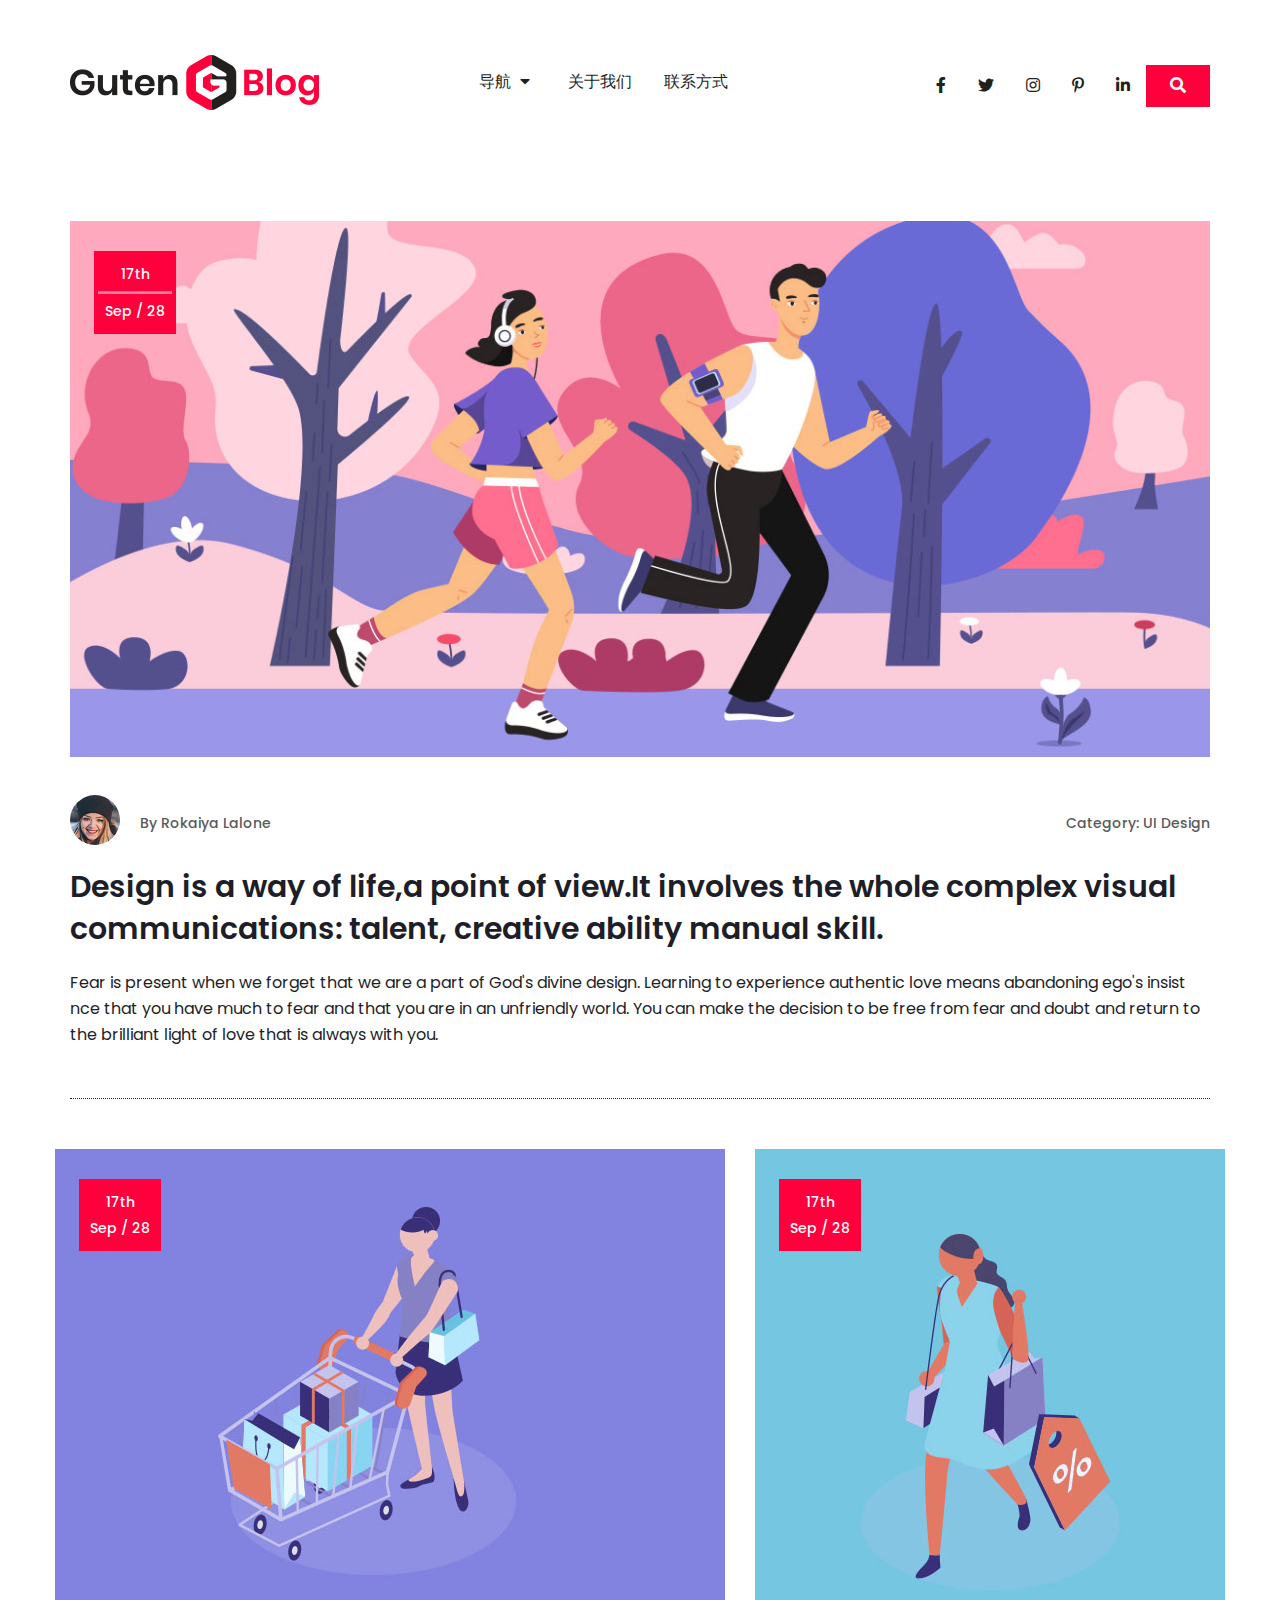
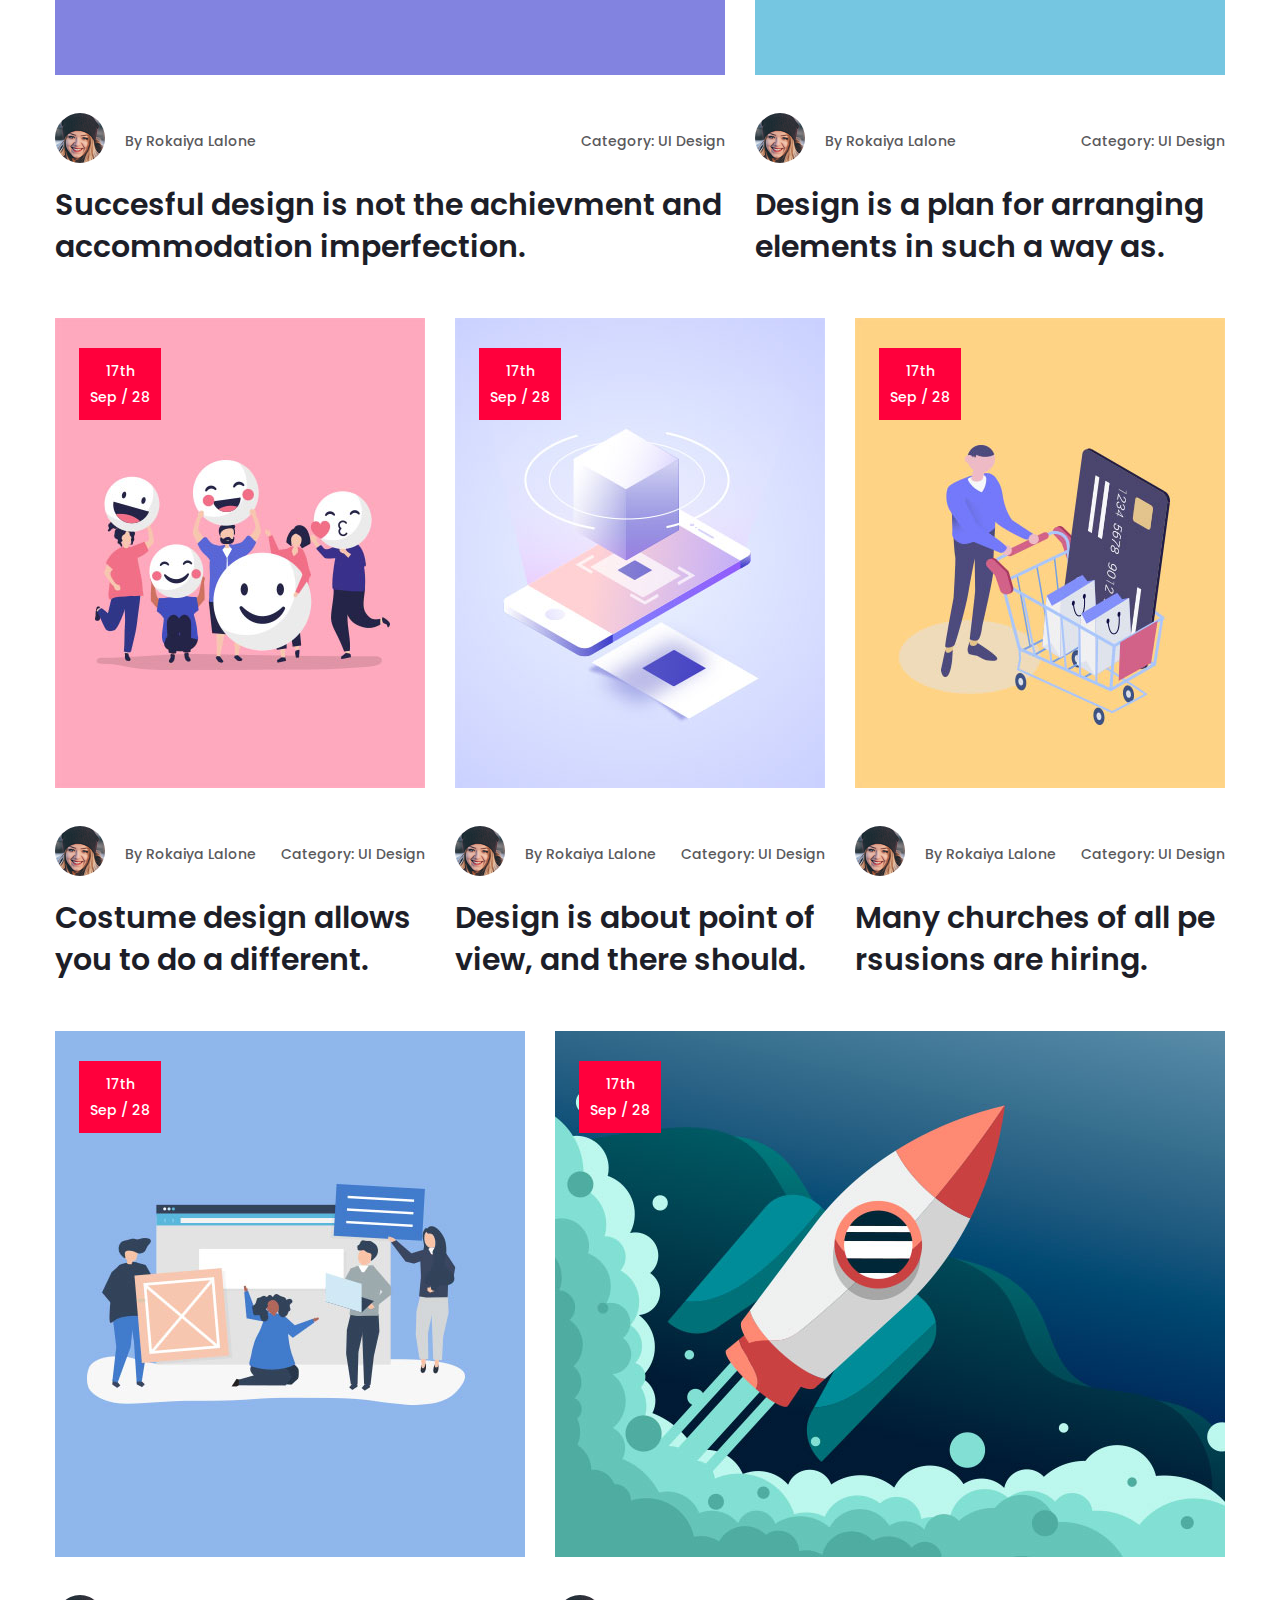
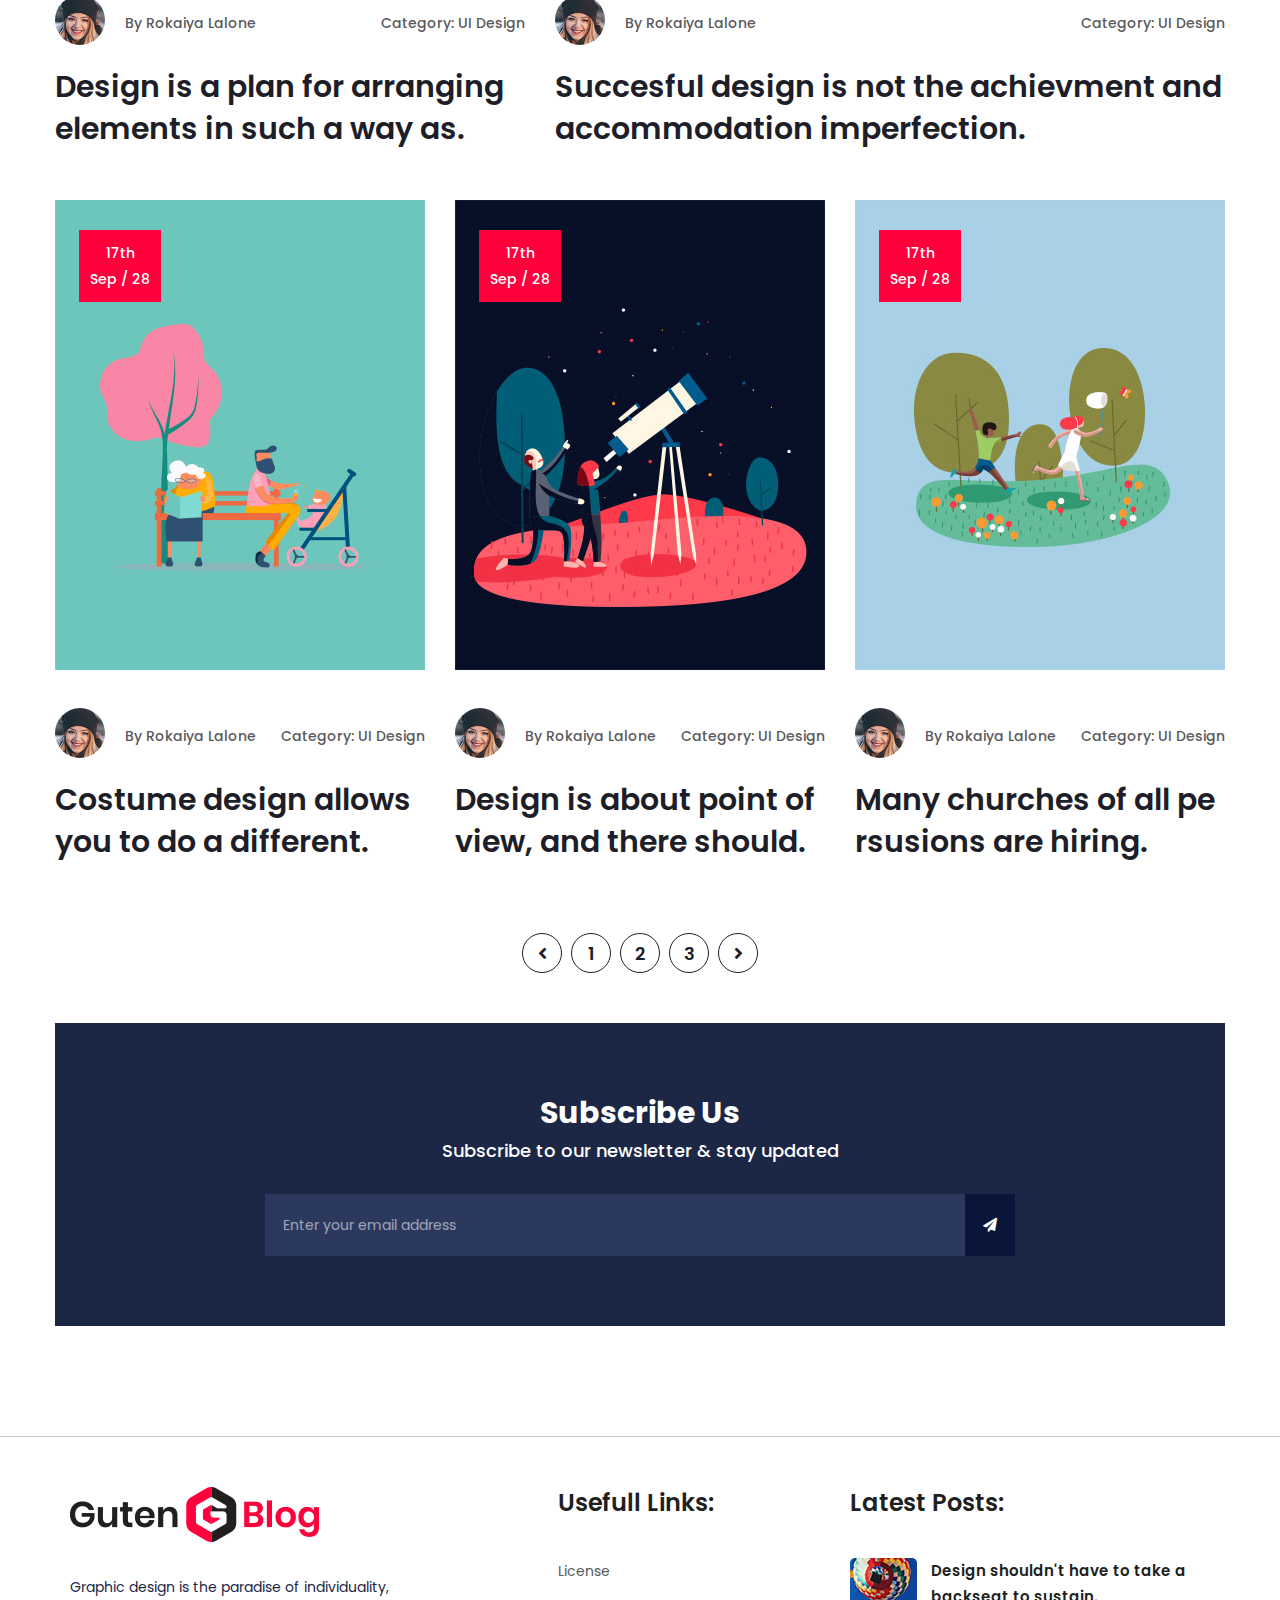
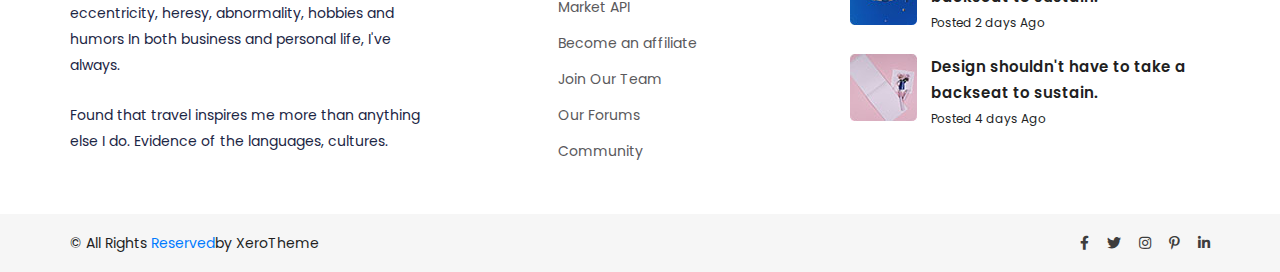
<file: index.html>
<!DOCTYPE html>
<!--[if lt IE 7]><html class="no-js lt-ie9 lt-ie8 lt-ie7"><![endif]-->
<!--[if IE 7]><html class="no-js lt-ie9 lt-ie8"><![endif]-->
<!--[if IE 8]><html class="no-js lt-ie9"><![endif]-->
<!--[if gt IE 8]><!-->
<html lang="en" class="no-js">
<!--<![endif]-->

<head>
    <meta charset="utf-8">
    <meta http-equiv="X-UA-Compatible" content="IE=edge">
    <meta name="viewport" content="width=device-width, initial-scale=1, shrink-to-fit=no">
    <meta name="description" content="">
    <meta name="author" content="">
    <title>Home</title><!-- Standard Favicon -->
    <!-- Touch Icons - iOS and Android 2.1+ -->
    <link rel="apple-touch-icon" href="img/fav/android-icon-48x48.png">
    <link rel="apple-touch-icon" sizes="72x72" href="img/fav/android-icon-72x72.png" />
    <link rel="apple-touch-icon" sizes="114x114" href="img/fav/apple-icon-114x114.png" />
    <!--bootstrap v4.0.0-->
    <link rel="stylesheet" type="text/css" href="css/bootstrap.min.css">
    <!--animate-->
    <link rel="stylesheet" type="text/css" href="css/animate.css">
    <!--reset css-->
    <link rel="stylesheet" type="text/css" href="css/normalize.css">
    <!--main style-->
    <link rel="stylesheet" type="text/css" href="css/style.css">
    <!--fontawesome cdn-->
    <link href="https://use.fontawesome.com/releases/v5.0.8/css/all.css" rel="stylesheet">
    <!--google fonts-->
    <link href="https://fonts.googleapis.com/css?family=Poppins:400,500,600,700,900" rel="stylesheet">
    <!--modernizr-->
    <script src="js/vendor/modernizr.js"></script>
    <!--[if lt IE 9]><script src="js/html5/respond.min.js"></script><![endif]-->
</head>

<body data-spy="scroll" data-target=".navbar" data-offset="60">
    <div class="se-pre-con"></div><!-- main nav start -->
    <nav class="navbar navbar-expand-lg center-brand static-nav">
        <div class="container"><a class="navbar-brand" href="#"><img src="img/logo.png" alt="logo"
                    class="logo-default"></a>
            <div class="d-flex flex-row order-2 order-lg-3">
                <ul class="navbar-nav social-item flex-row">
                    <li class="nav-item"><a class="nav-link px-3" href="#"><i class="fab fa-facebook-f"></i></a></li>
                    <li class="nav-item"><a class="nav-link px-3" href="#"><i class="fab fa-twitter"></i></a></li>
                    <li class="nav-item"><a class="nav-link px-3" href="#"><i class="fab fa-instagram"></i></a></li>
                    <li class="nav-item"><a class="nav-link px-3" href="#"><i class="fab fa-pinterest-p"></i></a></li>
                    <li class="nav-item"><a class="nav-link px-3" href="#"><i class="fab fa-linkedin-in"></i></a></li>
                    <li class="nav-item search-box"><a class="nav-link px-4" href="#search"><i
                                class="fas fa-search"></i></a></li>
                </ul>
            </div><button class="navbar-toggler navbar-toggler-right collapsed" type="button" data-toggle="collapse"
                data-target="#xenav"><i class="fas fa-bars fa-2x"></i></button>
            <div id="menu"></div>
        </div>
        <!--/.CONTAINER-->
    </nav><!-- /.navbar -->
    <!--popup search box-->
    <div id="search"><button type="button" class="close">×</button>
        <form><input type="search" value="" placeholder="type keyword(s) here" /><button type="submit"
                class="btn btn-primary">Search</button></form>
    </div>
    <!--popup search box-->
    <!--blog all post-->
    <section class="blog-post-all">
        <div class="container">
            <div class="row">
                <div class="col-md-12">
                    <article class="full-width-post blog-post-single">
                        <div class="post-image"><a href="single.html"><img src="img/post-top.jpg" alt="" /></a>
                            <div class="date">
                                <p>17th</p>
                                <hr>
                                <p>Sep / 28</p>
                            </div>
                        </div>
                        <ul class="post-under">
                            <li><img src="img/author.jpg" alt="" />By <a href="#">Rokaiya Lalone</a></li>
                            <li> Category: <a href="#">UI Design</a></li>
                        </ul>
                        <div class="post-content">
                            <h3><a href="single.html">Design is a way of life,a point of view.It involves the whole
                                    complex visual communications: talent, creative ability manual skill.</a></h3>
                            <p>Fear is present when we forget that we are a part of God's divine design. Learning to
                                experience authentic love means abandoning ego's insist nce that you have much to fear
                                and that you are in an unfriendly world. You can make the decision to be free from fear
                                and doubt and return to the brilliant light of love that is always with you.</p>
                        </div>
                    </article>
                    <!--/.full-width-post-->
                </div>
                <div class="w-100"></div>
                <div class="row">
                    <div class="col-md-7">
                        <article class="blog-post-single">
                            <div class="post-image"><a href="single.html"><img src="img/post-img1.jpg" alt="" /></a>
                                <div class="date">
                                    <p>17th</p>
                                    <p>Sep / 28</p>
                                </div>
                            </div>
                            <ul class="post-under">
                                <li><img src="img/author.jpg" alt="" />By <a href="#">Rokaiya Lalone</a></li>
                                <li> Category: <a href="#">UI Design</a></li>
                            </ul>
                            <div class="post-content">
                                <h3><a href="single.html">Succesful design is not the achievment and accommodation
                                        imperfection.</a></h3>
                            </div>
                        </article>
                        <!--/.blog-post-single-->
                    </div>
                    <div class="col-md-5">
                        <article class="blog-post-single">
                            <div class="post-image"><a href="single.html"><img src="img/post-img2.jpg" alt="" /></a>
                                <div class="date">
                                    <p>17th</p>
                                    <p>Sep / 28</p>
                                </div>
                            </div>
                            <ul class="post-under">
                                <li><img src="img/author.jpg" alt="" />By <a href="#">Rokaiya Lalone</a></li>
                                <li> Category: <a href="#">UI Design</a></li>
                            </ul>
                            <div class="post-content">
                                <h3><a href="single.html">Design is a plan for arranging elements in such a way as.</a>
                                </h3>
                            </div>
                        </article>
                        <!--/.blog-post-single-->
                    </div>
                </div>
                <div class="w-100"></div>
                <div class="row">
                    <div class="col-md-4">
                        <article class="blog-post-single">
                            <div class="post-image"><a href="single.html"><img src="img/post-img3.jpg" alt="" /></a>
                                <div class="date">
                                    <p>17th</p>
                                    <p>Sep / 28</p>
                                </div>
                            </div>
                            <ul class="post-under">
                                <li><img src="img/author.jpg" alt="" />By <a href="#">Rokaiya Lalone</a></li>
                                <li> Category: <a href="#">UI Design</a></li>
                            </ul>
                            <div class="post-content">
                                <h3><a href="single.html">Costume design allows you to do a different.</a></h3>
                            </div>
                        </article>
                        <!--/.blog-post-single-->
                    </div>
                    <div class="col-md-4">
                        <article class="blog-post-single">
                            <div class="post-image"><a href="single.html"><img src="img/post-img4.jpg" alt="" /></a>
                                <div class="date">
                                    <p>17th</p>
                                    <p>Sep / 28</p>
                                </div>
                            </div>
                            <ul class="post-under">
                                <li><img src="img/author.jpg" alt="" />By <a href="#">Rokaiya Lalone</a></li>
                                <li> Category: <a href="#">UI Design</a></li>
                            </ul>
                            <div class="post-content">
                                <h3><a href="single.html">Design is about point of view, and there should.</a></h3>
                            </div>
                        </article>
                        <!--/.blog-post-single-->
                    </div>
                    <div class="col-md-4">
                        <article class="blog-post-single">
                            <div class="post-image"><a href="single.html"><img src="img/post-img5.jpg" alt="" /></a>
                                <div class="date">
                                    <p>17th</p>
                                    <p>Sep / 28</p>
                                </div>
                            </div>
                            <ul class="post-under">
                                <li><img src="img/author.jpg" alt="" />By <a href="#">Rokaiya Lalone</a></li>
                                <li> Category: <a href="#">UI Design</a></li>
                            </ul>
                            <div class="post-content">
                                <h3><a href="single.html">Many churches of all pe rsusions are hiring.</a></h3>
                            </div>
                        </article>
                        <!--/.blog-post-single-->
                    </div>
                </div>
                <div class="w-100"></div>
                <div class="row">
                    <div class="col-md-5">
                        <article class="blog-post-single">
                            <div class="post-image"><a href="single.html"><img src="img/post-img6.jpg" alt="" /></a>
                                <div class="date">
                                    <p>17th</p>
                                    <p>Sep / 28</p>
                                </div>
                            </div>
                            <ul class="post-under">
                                <li><img src="img/author.jpg" alt="" />By <a href="#">Rokaiya Lalone</a></li>
                                <li> Category: <a href="#">UI Design</a></li>
                            </ul>
                            <div class="post-content">
                                <h3><a href="single.html">Design is a plan for arranging elements in such a way as.</a>
                                </h3>
                            </div>
                        </article>
                        <!--/.blog-post-single-->
                    </div>
                    <div class="col-md-7">
                        <article class="blog-post-single">
                            <div class="post-image"><a href="single.html"><img src="img/post-img7.jpg" alt="" /></a>
                                <div class="date">
                                    <p>17th</p>
                                    <p>Sep / 28</p>
                                </div>
                            </div>
                            <ul class="post-under">
                                <li><img src="img/author.jpg" alt="" />By <a href="#">Rokaiya Lalone</a></li>
                                <li> Category: <a href="#">UI Design</a></li>
                            </ul>
                            <div class="post-content">
                                <h3><a href="single.html">Succesful design is not the achievment and accommodation
                                        imperfection.</a></h3>
                            </div>
                        </article>
                        <!--/.blog-post-single-->
                    </div>
                </div>
                <div class="w-100"></div>
                <div class="row">
                    <div class="col-md-4">
                        <article class="blog-post-single">
                            <div class="post-image"><a href="single.html"><img src="img/post-img8.jpg" alt="" /></a>
                                <div class="date">
                                    <p>17th</p>
                                    <p>Sep / 28</p>
                                </div>
                            </div>
                            <ul class="post-under">
                                <li><img src="img/author.jpg" alt="" />By <a href="#">Rokaiya Lalone</a></li>
                                <li> Category: <a href="#">UI Design</a></li>
                            </ul>
                            <div class="post-content">
                                <h3><a href="single.html">Costume design allows you to do a different.</a></h3>
                            </div>
                        </article>
                        <!--/.blog-post-single-->
                    </div>
                    <div class="col-md-4">
                        <article class="blog-post-single">
                            <div class="post-image"><a href="single.html"><img src="img/post-img9.jpg" alt="" /></a>
                                <div class="date">
                                    <p>17th</p>
                                    <p>Sep / 28</p>
                                </div>
                            </div>
                            <ul class="post-under">
                                <li><img src="img/author.jpg" alt="" />By <a href="#">Rokaiya Lalone</a></li>
                                <li> Category: <a href="#">UI Design</a></li>
                            </ul>
                            <div class="post-content">
                                <h3><a href="single.html">Design is about point of view, and there should.</a></h3>
                            </div>
                        </article>
                        <!--/.blog-post-single-->
                    </div>
                    <div class="col-md-4">
                        <article class="blog-post-single">
                            <div class="post-image"><a href="single.html"><img src="img/post-img10.jpg" alt="" /></a>
                                <div class="date">
                                    <p>17th</p>
                                    <p>Sep / 28</p>
                                </div>
                            </div>
                            <ul class="post-under">
                                <li><img src="img/author.jpg" alt="" />By <a href="#">Rokaiya Lalone</a></li>
                                <li> Category: <a href="#">UI Design</a></li>
                            </ul>
                            <div class="post-content">
                                <h3><a href="single.html">Many churches of all pe rsusions are hiring.</a></h3>
                            </div>
                        </article>
                        <!--/.blog-post-single-->
                    </div>
                </div>
            </div>
            <div class="w-100"></div>
            <!--pagination-->
            <div class="row">
                <div class="col-md-12">
                    <nav aria-label="Page navigation example">
                        <ul class="pagination justify-content-center">
                            <li class="page-item"><a class="page-link" href="#" aria-label="Previous"><i
                                        class="fas fa-angle-left"></i><span class="sr-only">Previous</span></a></li>
                            <li class="page-item"><a class="page-link" href="#">1</a></li>
                            <li class="page-item"><a class="page-link" href="#">2</a></li>
                            <li class="page-item"><a class="page-link" href="#">3</a></li>
                            <li class="page-item"><a class="page-link" href="#" aria-label="Next"><i
                                        class="fas fa-angle-right"></i><span class="sr-only">Next</span></a></li>
                        </ul>
                    </nav>
                </div>
            </div>
            <!--pagination-->
        </div>
        <!--/.container-->
    </section>
    <!--/.blog all post-->
    <!--newsletter-->
    <section class="blog-newsletter">
        <div class="container">
            <div class="row">
                <div class="col-md-8 offset-md-2">
                    <div class="inside-sub">
                        <h3>Subscribe Us</h3>
                        <p>Subscribe to our newsletter & stay updated</p>
                        <form><input type="email" placeholder="Enter your email address" /><button type="submit"><i
                                    class="fas fa-paper-plane"></i></button></form>
                    </div>
                    <!--/.inside-sub-->
                </div>
            </div>
        </div>
        <!--/.container-->
    </section>
    <!--/.newsletter-->
    <!--footer widget-->
    <footer class="footer-widget">
        <div class="container">
            <div class="row">
                <div class="col-md-4">
                    <div class="fwidget-one"><img src="img/logo.png" alt="" />
                        <p>Graphic design is the paradise of individuality, eccentricity, heresy, abnormality, hobbies
                            and humors In both business and personal life, I've always.</p>
                        <p>Found that travel inspires me more than anything else I do. Evidence of the languages,
                            cultures.</p>
                    </div>
                    <!--/.widget-one-->
                </div>
                <div class="col-md-2 offset-md-1">
                    <div class="fwidget-link">
                        <h3>Usefull Links:</h3>
                        <ul>
                            <li><a href="#">License</a></li>
                            <li><a href="#">Market API</a></li>
                            <li><a href="#">Become an affiliate</a></li>
                            <li><a href="#">Join Our Team</a></li>
                            <li><a href="#">Our Forums</a></li>
                            <li><a href="#">Community</a></li>
                        </ul>
                    </div>
                    <!--/.fwidget-link-->
                </div>
                <div class="col-md-4 offset-md-1">
                    <div class="fwidget-latest">
                        <h3>Latest Posts:</h3>
                        <ul class="list-unstyled">
                            <li class="media"><img src="img/thumb1.jpg" alt="">
                                <div class="media-body"><a href="#">Design shouldn't have to take a backseat to
                                        sustain.</a>
                                    <p>Posted 2 days Ago</p>
                                </div>
                            </li>
                            <li class="media"><img src="img/thumb2.jpg" alt="">
                                <div class="media-body"><a href="#">Design shouldn't have to take a backseat to
                                        sustain.</a>
                                    <p>Posted 4 days Ago</p>
                                </div>
                            </li>
                        </ul>
                    </div>
                    <!--/.fwidget-latest-->
                </div>
            </div>
        </div>
        <!--/.container-->
    </footer>
    <!--/.footer widget-->
    <!--footer copyright-->
    <footer class="copy-right">
        <div class="container">
            <div class="row">
                <div class="col-md-6">
                    <div class="copyright-text">
                        <p>&copy; All Rights <a href="http://www.bootstrapmb.com/" title="bootstrapmb">Reserved</a>by
                            XeroTheme</p>
                    </div>
                </div>
                <div class="col-md-6">
                    <div class="footer-social">
                        <ul>
                            <li><a href="#"><i class="fab fa-facebook-f"></i></a></li>
                            <li><a href="#"><i class="fab fa-twitter"></i></a></li>
                            <li><a href="#"><i class="fab fa-instagram"></i></a></li>
                            <li><a href="#"><i class="fab fa-pinterest-p"></i></a></li>
                            <li><a href="#"><i class="fab fa-linkedin-in"></i></a></li>
                        </ul>
                    </div>
                </div>
            </div>
        </div>
        <!--/.container-->
    </footer>
    <!--/.footer copyright-->
    <!--jquery-->
    <script src="js/jquery-1.12.4.min.js"></script>
    <!--bootstrap v4 js-->
    <script src="js/vendor/bootstrap.min.js"></script>
    <!--popper js-->
    <script src="js/vendor/popper.min.js"></script>
    <!--wow js-->
    <script src="js/vendor/wow-min.js"></script>
    <!--easing js-->
    <script src="js/vendor/easing.js"></script>
    <!--main script-->
    <script src="js/main.js"></script>
    <!--menu script-->
    <script src="js/vendor/menu.js"></script>
</body>

</html>
</file>
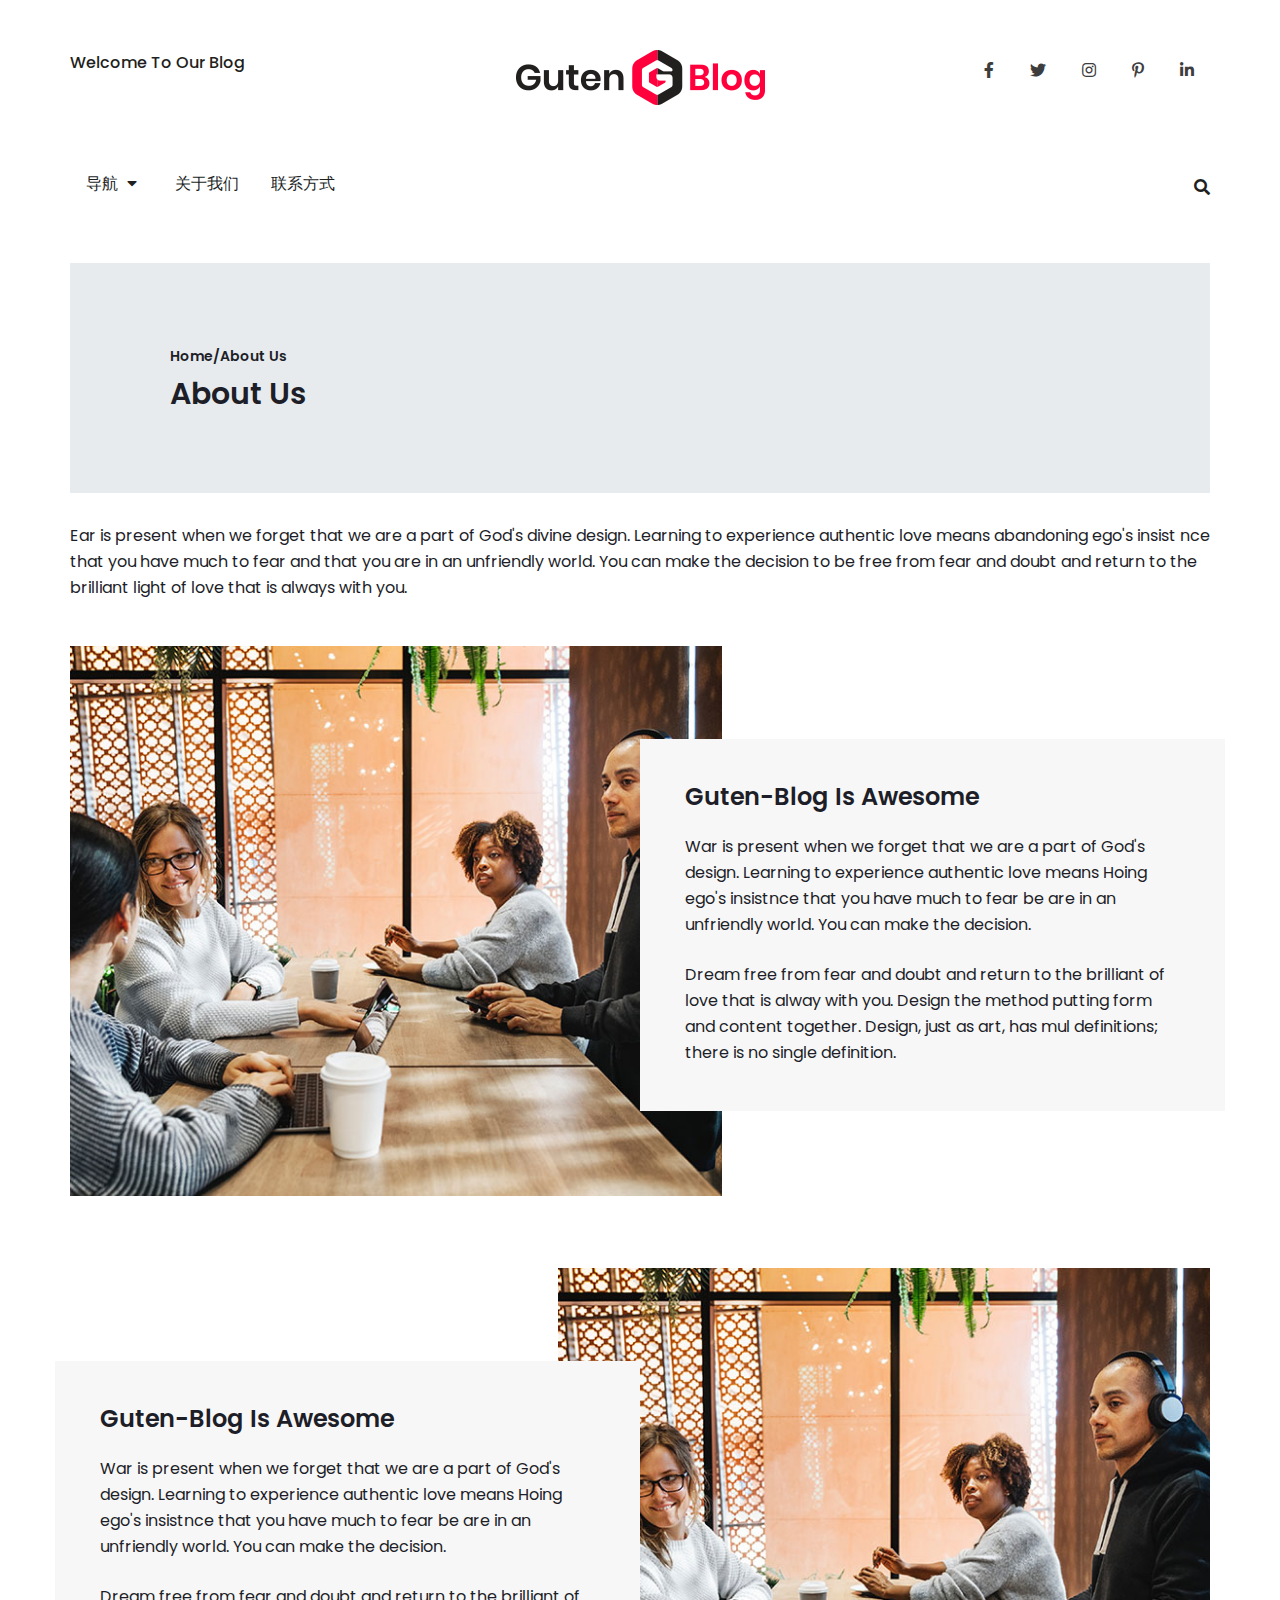
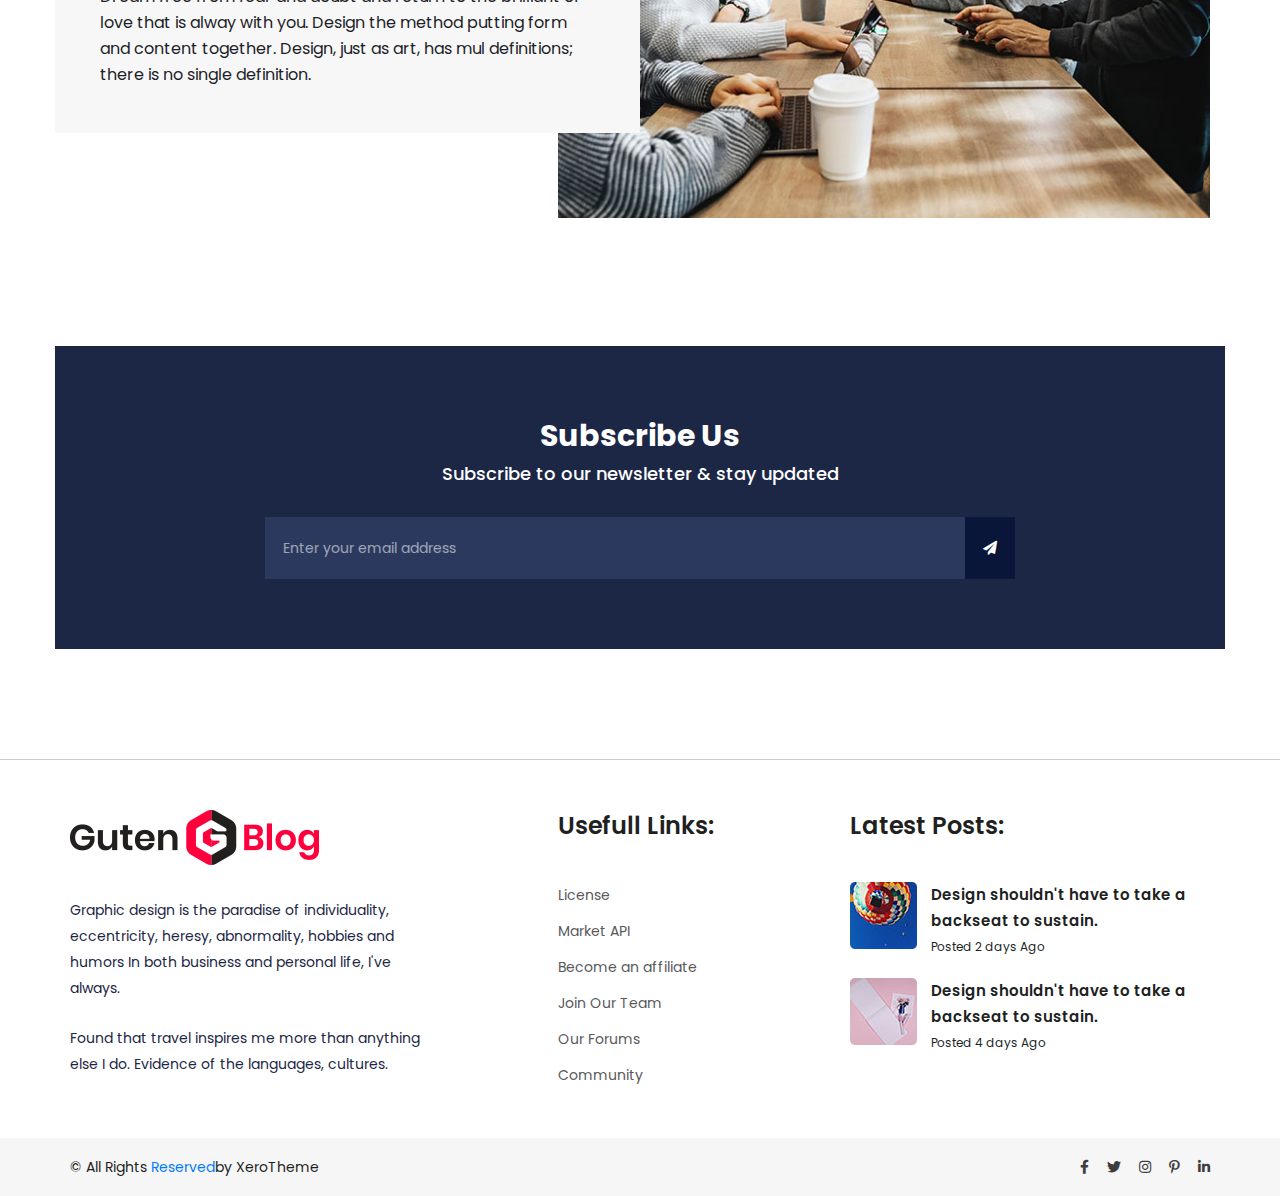
<file: about.html>
<!DOCTYPE html>
<!--[if lt IE 7]><html class="no-js lt-ie9 lt-ie8 lt-ie7"><![endif]-->
<!--[if IE 7]><html class="no-js lt-ie9 lt-ie8"><![endif]-->
<!--[if IE 8]><html class="no-js lt-ie9"><![endif]-->
<!--[if gt IE 8]><!-->
<html lang="en" class="no-js">
<!--<![endif]-->

<head>
    <meta charset="utf-8">
    <meta http-equiv="X-UA-Compatible" content="IE=edge">
    <meta name="viewport" content="width=device-width, initial-scale=1, shrink-to-fit=no">
    <meta name="description" content="">
    <meta name="author" content="">
    <title>About</title><!-- Standard Favicon -->
    <!-- Touch Icons - iOS and Android 2.1+ -->
    <link rel="apple-touch-icon" href="img/fav/android-icon-48x48.png">
    <link rel="apple-touch-icon" sizes="72x72" href="img/fav/android-icon-72x72.png" />
    <link rel="apple-touch-icon" sizes="114x114" href="img/fav/apple-icon-114x114.png" />
    <!--bootstrap v4.0.0-->
    <link rel="stylesheet" type="text/css" href="css/bootstrap.min.css">
    <!--animate-->
    <link rel="stylesheet" type="text/css" href="css/animate.css">
    <!--reset css-->
    <link rel="stylesheet" type="text/css" href="css/normalize.css">
    <!--main style-->
    <link rel="stylesheet" type="text/css" href="css/style.css">
    <!--fontawesome cdn-->
    <link href="https://use.fontawesome.com/releases/v5.0.8/css/all.css" rel="stylesheet">
    <!--google fonts-->
    <link href="https://fonts.googleapis.com/css?family=Poppins:400,500,600,700,900" rel="stylesheet">
    <!--modernizr-->
    <script src="js/vendor/modernizr.js"></script>
    <!--[if lt IE 9]><script src="js/html5/respond.min.js"></script><![endif]-->
</head>

<body data-spy="scroll" data-target=".navbar" data-offset="60">
    <div class="se-pre-con"></div>
    <!--first logo & social-->
    <header class="top-log-social">
        <div class="container">
            <div class="row">
                <div class="col-md-4">
                    <div class="left-txt">
                        <p>Welcome To Our Blog</p>
                    </div>
                    <!--/.left-txt-->
                </div>
                <div class="col-md-4">
                    <div class="logo-top text-center"><a href="#"><img src="img/logo.png" alt="" /></a></div>
                    <!--/.logo-top-->
                </div>
                <div class="col-md-4">
                    <div class="social">
                        <ul class="social-item">
                            <li class="nav-item"><a class="nav-link" href="#"><i class="fab fa-facebook-f"></i></a></li>
                            <li class="nav-item"><a class="nav-link" href="#"><i class="fab fa-twitter"></i></a></li>
                            <li class="nav-item"><a class="nav-link" href="#"><i class="fab fa-instagram"></i></a></li>
                            <li class="nav-item"><a class="nav-link" href="#"><i class="fab fa-pinterest-p"></i></a>
                            </li>
                            <li class="nav-item"><a class="nav-link" href="#"><i class="fab fa-linkedin-in"></i></a>
                            </li>
                        </ul>
                    </div>
                </div>
            </div>
        </div>
        <!--/.container-->
    </header>
    <!--/.first logo & social-->
    <!-- main nav start -->
    <nav class="navbar navbar-expand-lg center-brand static-nav">
        <div class="container"><button class="navbar-toggler navbar-toggler-right collapsed" type="button"
                data-toggle="collapse" data-target="#xenav"><i class="fas fa-bars fa-2x"></i></button>
            <div id="menu"></div>
            <div class="search-btn">
                <ul>
                    <li class="nav-item search-box"><a href="#search"><i class="fas fa-search"></i></a></li>
                </ul>
            </div>
        </div>
        <!--/.CONTAINER-->
    </nav><!-- /.navbar -->
    <!--popup search box-->
    <div id="search"><button type="button" class="close">×</button>
        <form><input type="search" value="" placeholder="type keyword(s) here" /><button type="submit"
                class="btn btn-primary">Search</button></form>
    </div>
    <!--popup search box-->
    <!--about-banner-->
    <section class="about-inner-banner">
        <div class="container">
            <div class="row">
                <div class="col-md-12">
                    <div class="inner-title">
                        <p>Home/About Us</p>
                        <h3>About Us</h3>
                    </div>
                    <div class="about-title">
                        <p>Ear is present when we forget that we are a part of God's divine design. Learning to
                            experience authentic love means abandoning ego's insist nce that you have much to fear and
                            that you are in an unfriendly world. You can make the decision to be free from fear and
                            doubt and return to the brilliant light of love that is always with you.</p>
                    </div>
                </div>
            </div>
        </div>
        <!--/.container-->
    </section>
    <!--about-banner-->
    <!--about post-->
    <section class="about-single-post">
        <div class="container">
            <div class="row">
                <div class="col-md-7">
                    <div class="about-img"><img src="img/about/img1.jpg" alt="" /></div>
                </div>
                <div class="col-md-6 margin-ml">
                    <div class="row h-100">
                        <div class="col-md-12 align-self-center">
                            <div class="inside-about-single">
                                <h3>Guten-Blog Is Awesome</h3>
                                <p>War is present when we forget that we are a part of God's design. Learning to
                                    experience authentic love means Hoing ego's insistnce that you have much to fear be
                                    are in an unfriendly world. You can make the decision.</p>
                                <p>Dream free from fear and doubt and return to the brilliant of love that is alway with
                                    you. Design the method putting form and content together. Design, just as art, has
                                    mul definitions; there is no single definition.</p>
                            </div>
                            <!--/.inside-about-single-->
                        </div>
                    </div>
                </div>
                <div class="w-100 mt-3 mb-5"></div>
                <div class="col-md-6 margin-mr">
                    <div class="row h-100">
                        <div class="col-md-12 align-self-center">
                            <div class="inside-about-single">
                                <h3>Guten-Blog Is Awesome</h3>
                                <p>War is present when we forget that we are a part of God's design. Learning to
                                    experience authentic love means Hoing ego's insistnce that you have much to fear be
                                    are in an unfriendly world. You can make the decision.</p>
                                <p>Dream free from fear and doubt and return to the brilliant of love that is alway with
                                    you. Design the method putting form and content together. Design, just as art, has
                                    mul definitions; there is no single definition.</p>
                            </div>
                            <!--/.inside-about-single-->
                        </div>
                    </div>
                </div>
                <div class="col-md-7">
                    <div class="about-img"><img src="img/about/img1.jpg" alt="" /></div>
                </div>
            </div>
        </div>
        <!--/.container-->
    </section>
    <!--about post-->
    <!--newsletter-->
    <section class="blog-newsletter">
        <div class="container">
            <div class="row">
                <div class="col-md-8 offset-md-2">
                    <div class="inside-sub">
                        <h3>Subscribe Us</h3>
                        <p>Subscribe to our newsletter & stay updated</p>
                        <form><input type="email" placeholder="Enter your email address" /><button type="submit"><i
                                    class="fas fa-paper-plane"></i></button></form>
                    </div>
                    <!--/.inside-sub-->
                </div>
            </div>
        </div>
        <!--/.container-->
    </section>
    <!--/.newsletter-->
    <!--footer widget-->
    <footer class="footer-widget">
        <div class="container">
            <div class="row">
                <div class="col-md-4">
                    <div class="fwidget-one"><img src="img/logo.png" alt="" />
                        <p>Graphic design is the paradise of individuality, eccentricity, heresy, abnormality, hobbies
                            and humors In both business and personal life, I've always.</p>
                        <p>Found that travel inspires me more than anything else I do. Evidence of the languages,
                            cultures.</p>
                    </div>
                    <!--/.widget-one-->
                </div>
                <div class="col-md-2 offset-md-1">
                    <div class="fwidget-link">
                        <h3>Usefull Links:</h3>
                        <ul>
                            <li><a href="#">License</a></li>
                            <li><a href="#">Market API</a></li>
                            <li><a href="#">Become an affiliate</a></li>
                            <li><a href="#">Join Our Team</a></li>
                            <li><a href="#">Our Forums</a></li>
                            <li><a href="#">Community</a></li>
                        </ul>
                    </div>
                    <!--/.fwidget-link-->
                </div>
                <div class="col-md-4 offset-md-1">
                    <div class="fwidget-latest">
                        <h3>Latest Posts:</h3>
                        <ul class="list-unstyled">
                            <li class="media"><img src="img/thumb1.jpg" alt="">
                                <div class="media-body"><a href="#">Design shouldn't have to take a backseat to
                                        sustain.</a>
                                    <p>Posted 2 days Ago</p>
                                </div>
                            </li>
                            <li class="media"><img src="img/thumb2.jpg" alt="">
                                <div class="media-body"><a href="#">Design shouldn't have to take a backseat to
                                        sustain.</a>
                                    <p>Posted 4 days Ago</p>
                                </div>
                            </li>
                        </ul>
                    </div>
                    <!--/.fwidget-latest-->
                </div>
            </div>
        </div>
        <!--/.container-->
    </footer>
    <!--/.footer widget-->
    <!--footer copyright-->
    <footer class="copy-right">
        <div class="container">
            <div class="row">
                <div class="col-md-6">
                    <div class="copyright-text">
                        <p>&copy; All Rights <a href="http://www.bootstrapmb.com/" title="bootstrapmb">Reserved</a>by
                            XeroTheme</p>
                    </div>
                </div>
                <div class="col-md-6">
                    <div class="footer-social">
                        <ul>
                            <li><a href="#"><i class="fab fa-facebook-f"></i></a></li>
                            <li><a href="#"><i class="fab fa-twitter"></i></a></li>
                            <li><a href="#"><i class="fab fa-instagram"></i></a></li>
                            <li><a href="#"><i class="fab fa-pinterest-p"></i></a></li>
                            <li><a href="#"><i class="fab fa-linkedin-in"></i></a></li>
                        </ul>
                    </div>
                </div>
            </div>
        </div>
        <!--/.container-->
    </footer>
    <!--/.footer copyright-->
    <!--jquery-->
    <script src="js/jquery-1.12.4.min.js"></script>
    <!--bootstrap v4 js-->
    <script src="js/vendor/bootstrap.min.js"></script>
    <!--popper js-->
    <script src="js/vendor/popper.min.js"></script>
    <!--wow js-->
    <script src="js/vendor/wow-min.js"></script>
    <!--easing js-->
    <script src="js/vendor/easing.js"></script>
    <!--main script-->
    <script src="js/main.js"></script>
    <!--menu script-->
    <script src="js/vendor/menu.js"></script>
</body>

</html>
</file>
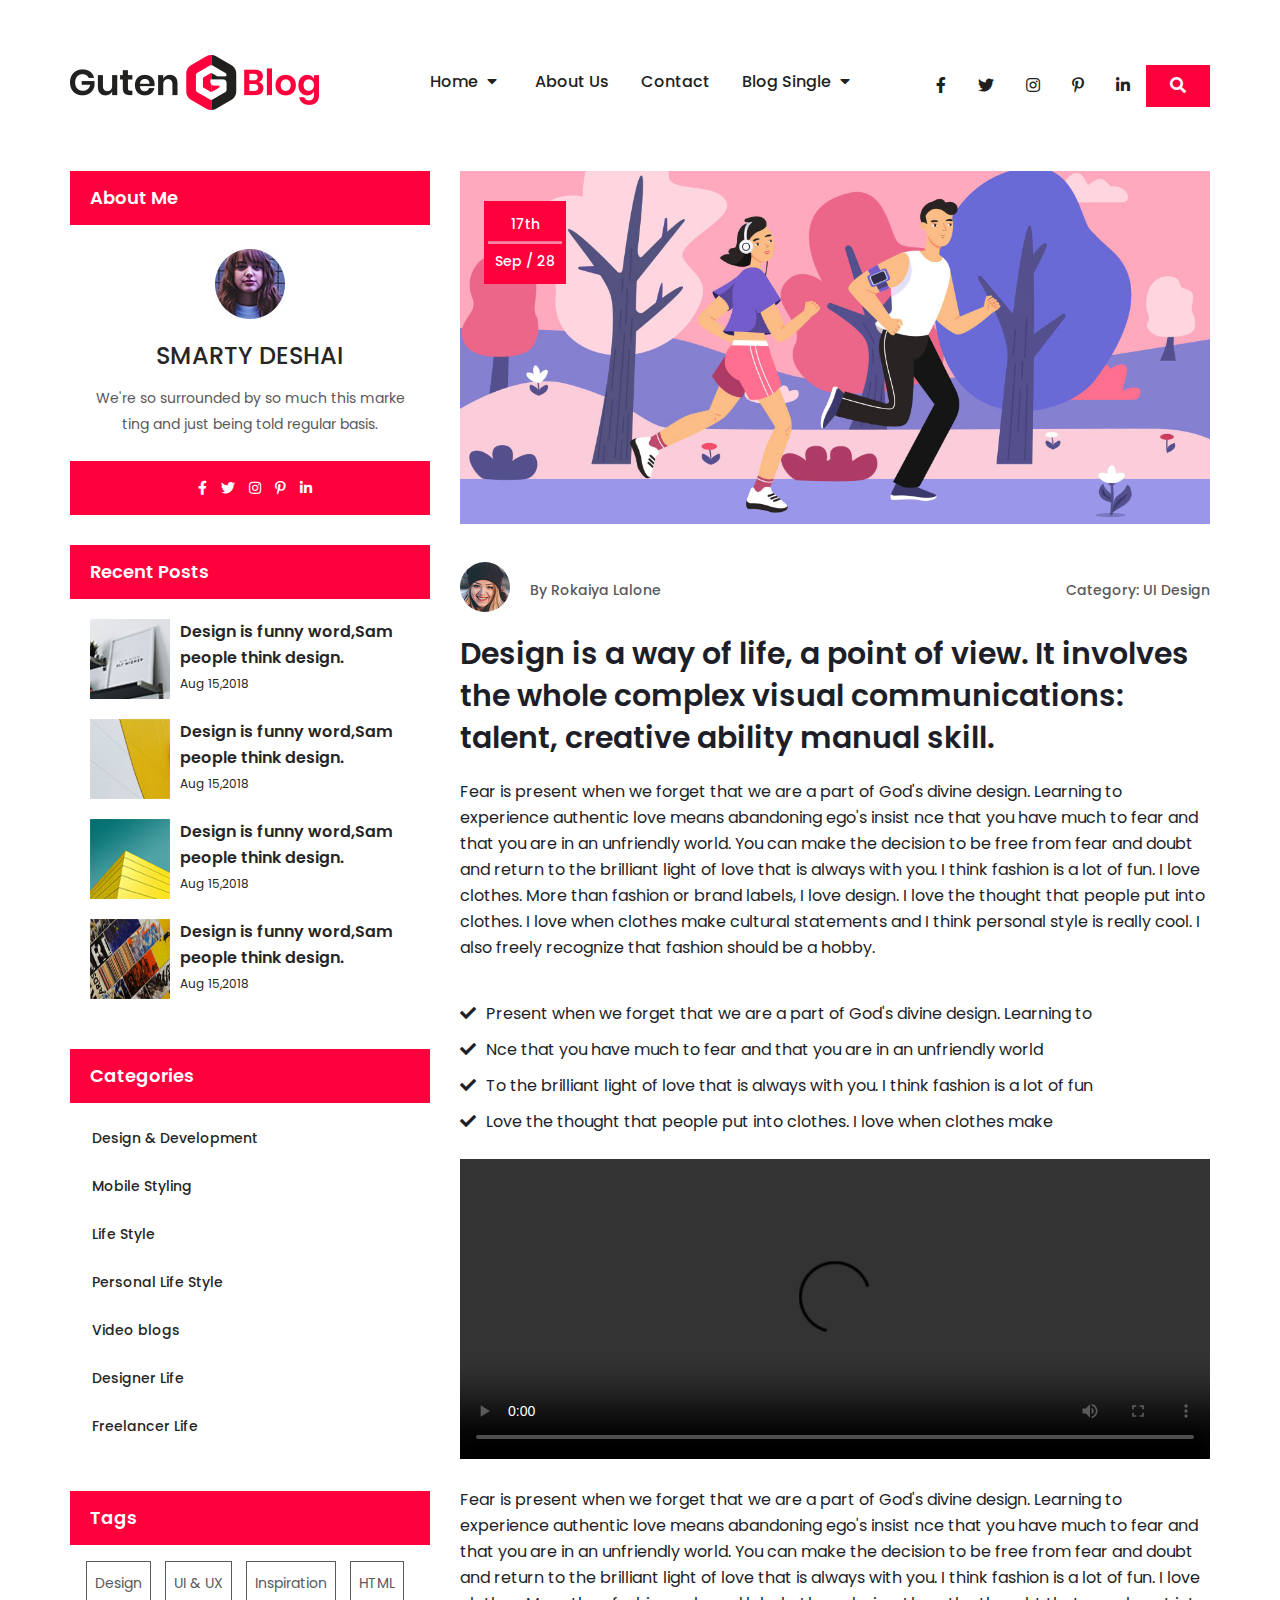
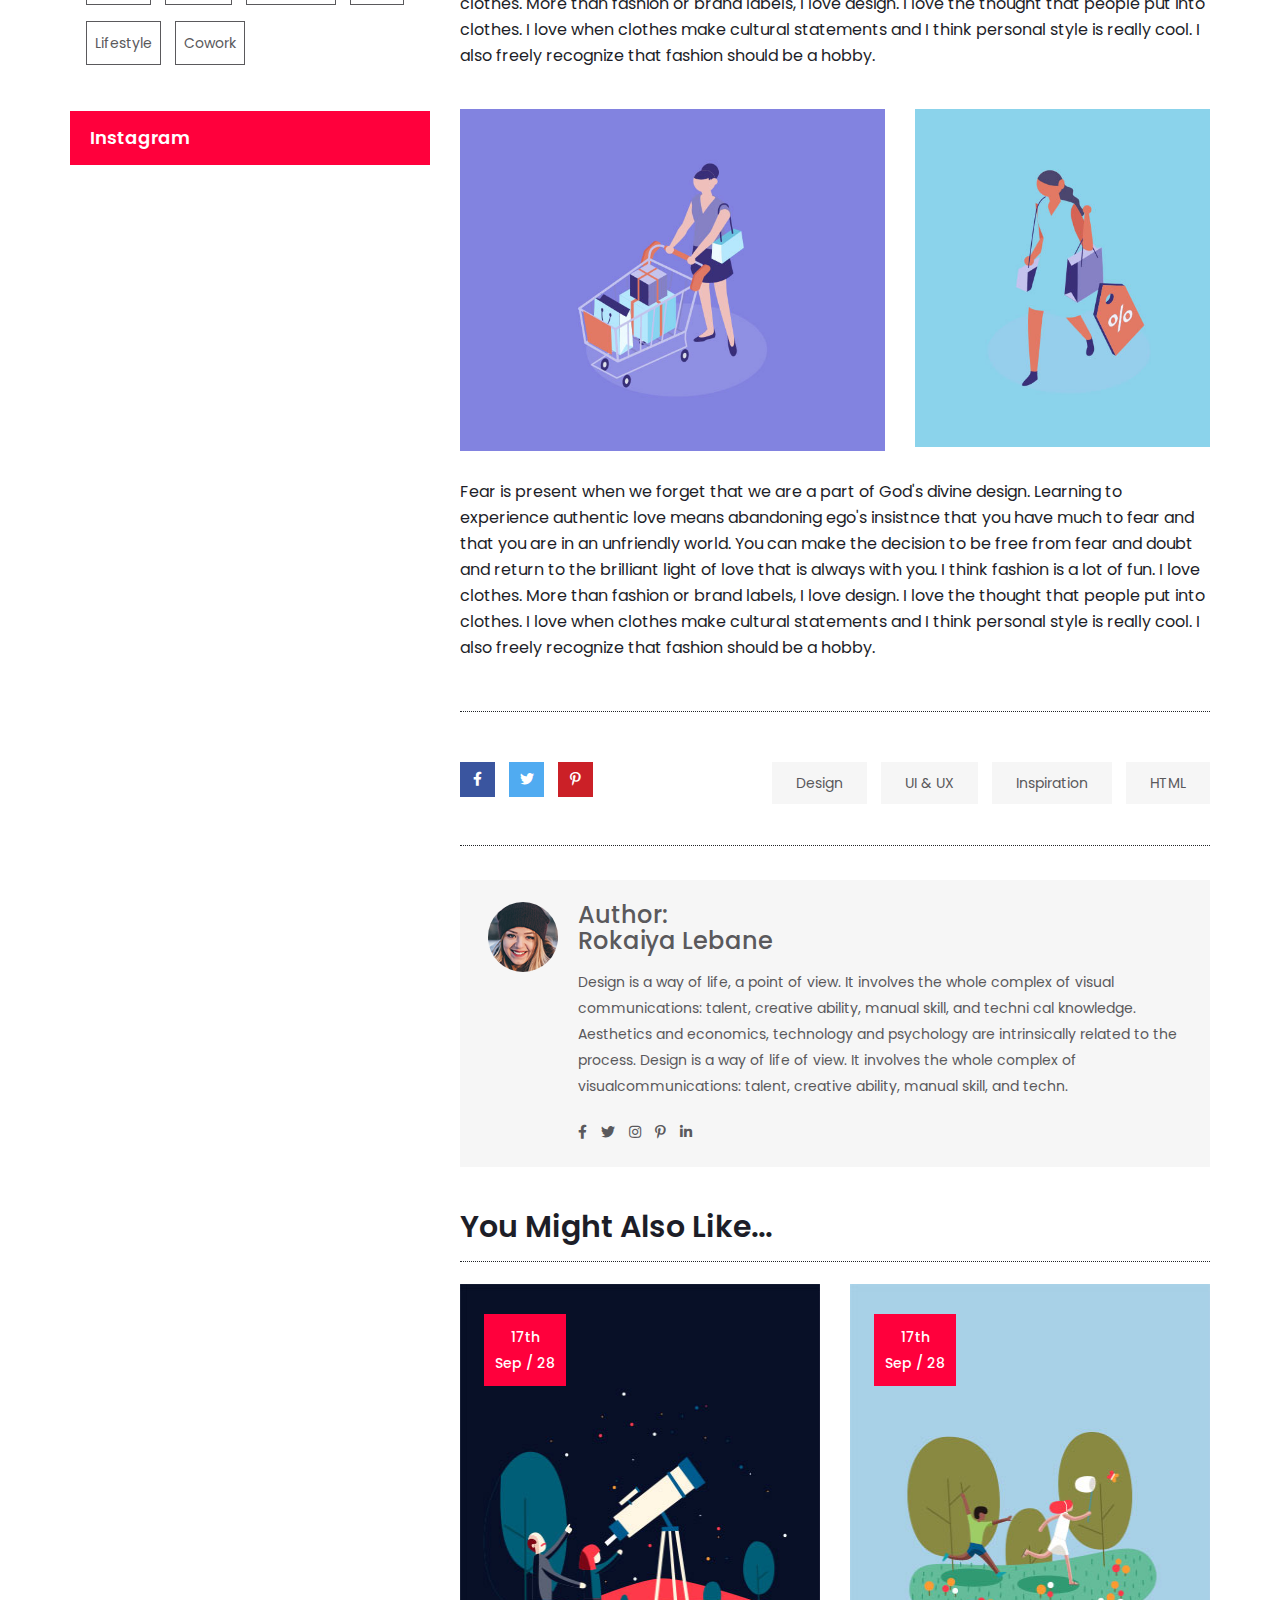
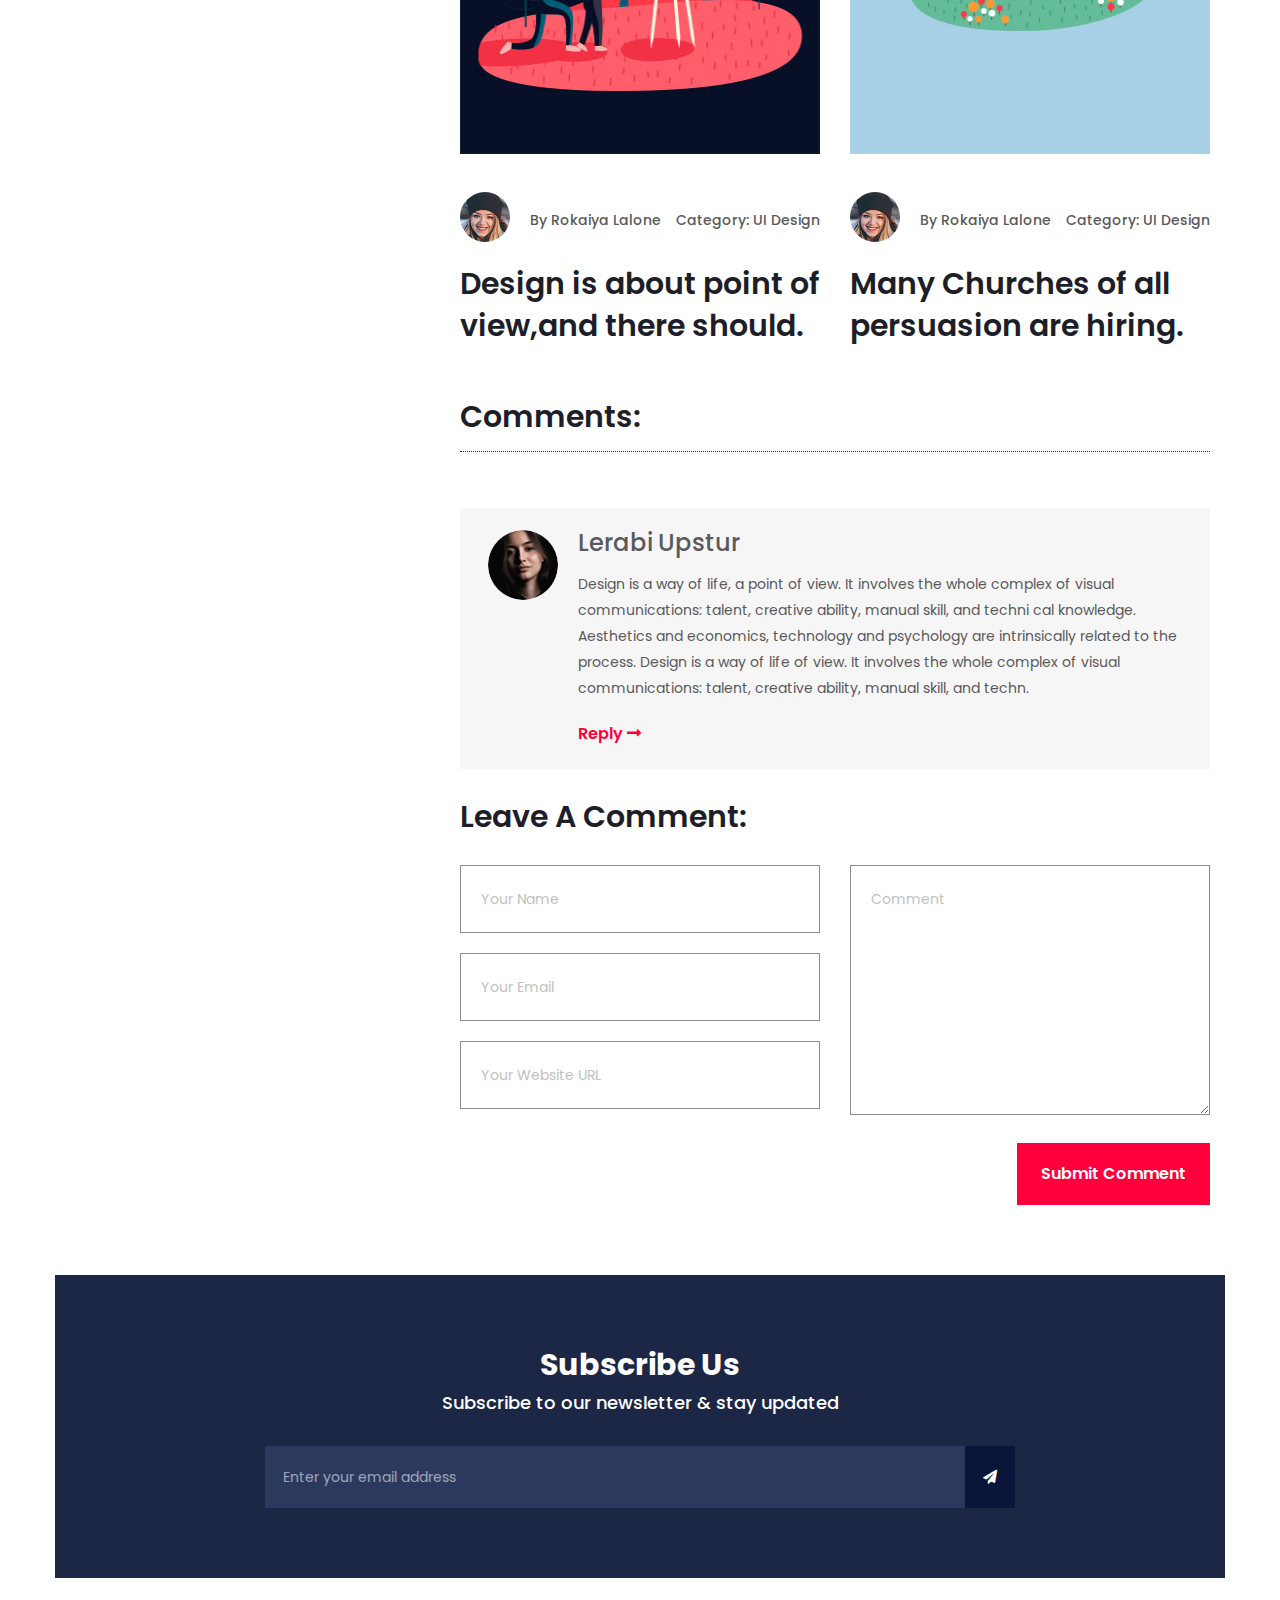
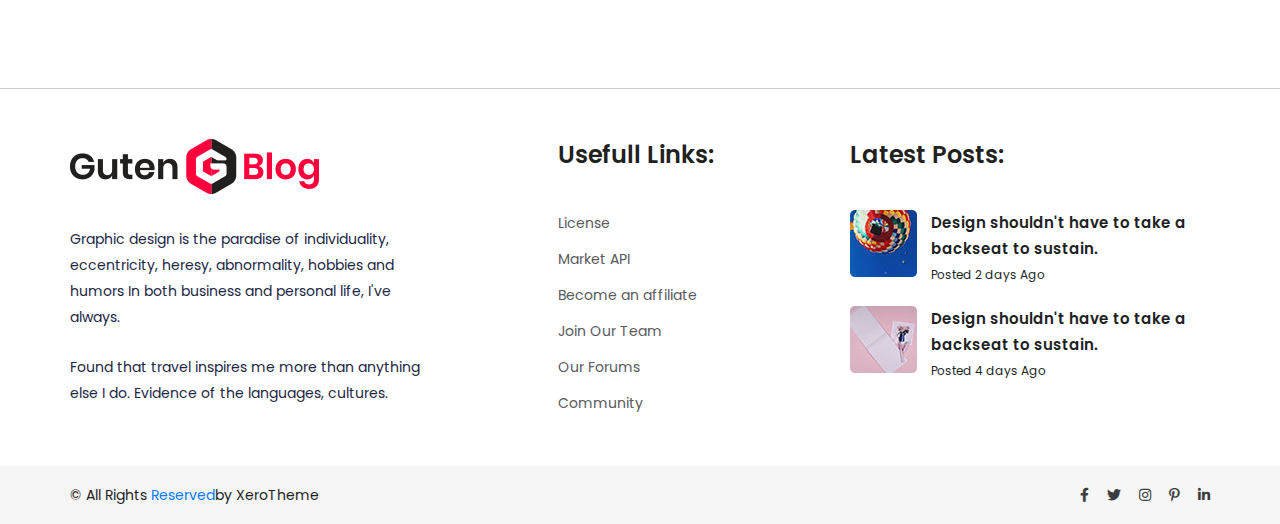
<file: article.html>
<!DOCTYPE html>
<!--[if lt IE 7]><html class="no-js lt-ie9 lt-ie8 lt-ie7"><![endif]-->
<!--[if IE 7]><html class="no-js lt-ie9 lt-ie8"><![endif]-->
<!--[if IE 8]><html class="no-js lt-ie9"><![endif]-->
<!--[if gt IE 8]><!-->
<html lang="en" class="no-js">
<!--<![endif]-->

<head>
    <meta charset="utf-8">
    <meta http-equiv="X-UA-Compatible" content="IE=edge">
    <meta name="viewport" content="width=device-width, initial-scale=1, shrink-to-fit=no">
    <meta name="description" content="">
    <meta name="author" content="">
    <title>Single</title><!-- Standard Favicon -->
    <!-- Touch Icons - iOS and Android 2.1+ -->
    <link rel="apple-touch-icon" href="img/fav/android-icon-48x48.png">
    <link rel="apple-touch-icon" sizes="72x72" href="img/fav/android-icon-72x72.png" />
    <link rel="apple-touch-icon" sizes="114x114" href="img/fav/apple-icon-114x114.png" />
    <!--bootstrap v4.0.0-->
    <link rel="stylesheet" type="text/css" href="css/bootstrap.min.css">
    <!--animate-->
    <link rel="stylesheet" type="text/css" href="css/animate.css">
    <!--reset css-->
    <link rel="stylesheet" type="text/css" href="css/normalize.css">
    <!--main style-->
    <link rel="stylesheet" type="text/css" href="css/style.css">
    <!--fontawesome cdn-->
    <link href="https://use.fontawesome.com/releases/v5.0.8/css/all.css" rel="stylesheet">
    <!--google fonts-->
    <link href="https://fonts.googleapis.com/css?family=Poppins:400,500,600,700,900" rel="stylesheet">
    <!--modernizr-->
    <script src="js/vendor/modernizr.js"></script>
    <!--[if lt IE 9]><script src="js/html5/respond.min.js"></script><![endif]-->
</head>

<body data-spy="scroll" data-target=".navbar" data-offset="60">
    <div class="se-pre-con"></div><!-- main nav start -->
    <nav class="navbar navbar-expand-lg center-brand static-nav">
        <div class="container"><a class="navbar-brand" href="#"><img src="img/logo.png" alt="logo"
                    class="logo-default"></a>
            <div class="d-flex flex-row order-2 order-lg-3">
                <ul class="navbar-nav social-item flex-row">
                    <li class="nav-item"><a class="nav-link px-3" href="#"><i class="fab fa-facebook-f"></i></a></li>
                    <li class="nav-item"><a class="nav-link px-3" href="#"><i class="fab fa-twitter"></i></a></li>
                    <li class="nav-item"><a class="nav-link px-3" href="#"><i class="fab fa-instagram"></i></a></li>
                    <li class="nav-item"><a class="nav-link px-3" href="#"><i class="fab fa-pinterest-p"></i></a></li>
                    <li class="nav-item"><a class="nav-link px-3" href="#"><i class="fab fa-linkedin-in"></i></a></li>
                    <li class="nav-item search-box"><a class="nav-link px-4" href="#search"><i
                                class="fas fa-search"></i></a></li>
                </ul>
            </div><button class="navbar-toggler navbar-toggler-right collapsed" type="button" data-toggle="collapse"
                data-target="#xenav"><i class="fas fa-bars fa-2x"></i></button>
            <div class="collapse navbar-collapse order-3 order-lg-2" id="xenav">
                <ul class="navbar-nav ml-auto pr-5">
                    <li class="nav-item drop_menu"><a class="nav-link" href="index.html">Home <i
                                class="fas fa-caret-down"></i></a>
                        <ul>
                            <li><a href="index.html">Home 1</a></li>
                            <li><a href="index-2.html">Home 2</a></li>
                            <li><a href="index-3.html">Home 3</a></li>
                            <li><a href="index-4.html">Home 4</a></li>
                            <li><a href="index-5.html">Home 5</a></li>
                            <li><a href="index-6.html">Home 6</a></li>
                            <li><a href="index-7.html">Home 7</a></li>
                            <li><a href="index-8.html">Home 8</a></li>
                        </ul>
                    </li>
                    <li class="nav-item"><a class="nav-link" href="about.html">About Us</a></li>
                    <li class="nav-item"><a class="nav-link" href="contact.html">Contact</a></li>
                    <li class="nav-item drop_menu"><a class="nav-link" href="single.html">Blog Single <i
                                class="fas fa-caret-down"></i></a>
                        <ul>
                            <li><a href="single.html">Single Full</a></li>
                            <li><a href="single-left.html">Single Left</a></li>
                            <li><a href="single-right.html">Single Right</a></li>
                        </ul>
                    </li>
                </ul>
            </div>
        </div>
        <!--/.CONTAINER-->
    </nav><!-- /.navbar -->
    <!--popup search box-->
    <div id="search"><button type="button" class="close">×</button>
        <form><input type="search" value="" placeholder="type keyword(s) here" /><button type="submit"
                class="btn btn-primary">Search</button></form>
    </div>
    <!--popup search box-->
    <!--single post inside-->
    <section class="single-post-page">
        <div class="container">
            <div class="row">
                <div class="col-md-4">
                    <!--sidebar widget-->
                    <!--author widget-->
                    <div class="author-widget-sidebar">
                        <h3>About Me</h3>
                        <div class="author-profile"><img src="img/home4/author.jpg" alt="" />
                            <h2>smarty deshai</h2>
                            <p>We're so surrounded by so much this marke ting and just being told regular basis.</p>
                        </div>
                        <ul>
                            <li><a href="#"><i class="fab fa-facebook-f"></i></a></li>
                            <li><a href="#"><i class="fab fa-twitter"></i></a></li>
                            <li><a href="#"><i class="fab fa-instagram"></i></a></li>
                            <li><a href="#"><i class="fab fa-pinterest-p"></i></a></li>
                            <li><a href="#"><i class="fab fa-linkedin-in"></i></a></li>
                        </ul>
                    </div>
                    <!--/.author widget-->
                    <!--recent post-->
                    <div class="recent-post-sidebar">
                        <h3>Recent Posts</h3>
                        <ul class="list-unstyled">
                            <li class="media"><img src="img/home4/rpost1.jpg" alt="">
                                <div class="media-body"><a href="#">Design is funny word,Sam people think design.</a>
                                    <p>Aug 15,2018</p>
                                </div>
                            </li>
                            <li class="media"><img src="img/home4/rpost2.jpg" alt="">
                                <div class="media-body"><a href="#">Design is funny word,Sam people think design.</a>
                                    <p>Aug 15,2018</p>
                                </div>
                            </li>
                            <li class="media"><img src="img/home4/rpost3.jpg" alt="">
                                <div class="media-body"><a href="#">Design is funny word,Sam people think design.</a>
                                    <p>Aug 15,2018</p>
                                </div>
                            </li>
                            <li class="media"><img src="img/home4/rpost4.jpg" alt="">
                                <div class="media-body"><a href="#">Design is funny word,Sam people think design.</a>
                                    <p>Aug 15,2018</p>
                                </div>
                            </li>
                        </ul>
                    </div>
                    <!--/.recent post-->
                    <!--categories-->
                    <div class="categories-sidebar">
                        <h3>Categories</h3>
                        <ul>
                            <li><a href="#">Design & Development</a></li>
                            <li><a href="#">Mobile Styling</a></li>
                            <li><a href="#">Life Style</a></li>
                            <li><a href="#">Personal Life Style</a></li>
                            <li><a href="#">Video blogs</a></li>
                            <li><a href="#">Designer Life</a></li>
                            <li><a href="#">Freelancer Life</a></li>
                        </ul>
                    </div>
                    <!--/.categories-->
                    <!--tags-->
                    <div class="tags-sidebar">
                        <h3>Tags</h3>
                        <ul>
                            <li><a href="#">Design</a></li>
                            <li><a href="#">UI & UX</a></li>
                            <li><a href="#">Inspiration</a></li>
                            <li><a href="#">HTML</a></li>
                            <li><a href="#">Lifestyle</a></li>
                            <li><a href="#">Cowork</a></li>
                        </ul>
                    </div>
                    <!--/.tags-->
                    <!--instagram-->
                    <div class="insta-widget">
                        <h3>Instagram</h3>
                        <div id="instafeed"></div>
                    </div>
                    <!--instagram-->
                    <!--sidebar widget-->
                </div>
                <div class="col-md-8">
                    <div class="row">
                        <div class="col-md-12">
                            <article class="full-width-post blog-post-single">
                                <div class="post-image"><img src="img/post-top.jpg" alt="" />
                                    <div class="date">
                                        <p>17th</p>
                                        <hr>
                                        <p>Sep / 28</p>
                                    </div>
                                </div>
                                <ul class="post-under">
                                    <li><img src="img/author.jpg" alt="" />By <a href="#">Rokaiya Lalone</a></li>
                                    <li> Category: <a href="#">UI Design</a></li>
                                </ul>
                                <div class="post-content">
                                    <h3>Design is a way of life, a point of view. It involves the whole complex visual
                                        communications: talent, creative ability manual skill.</h3>
                                    <p>Fear is present when we forget that we are a part of God's divine design.
                                        Learning to experience authentic love means abandoning ego's insist nce that you
                                        have much to fear and that you are in an unfriendly world. You can make the
                                        decision to be free from fear and doubt and return to the brilliant light of
                                        love that is always with you. I think fashion is a lot of fun. I love clothes.
                                        More than fashion or brand labels, I love design. I love the thought that people
                                        put into clothes. I love when clothes make cultural statements and I think
                                        personal style is really cool. I also freely recognize that fashion should be a
                                        hobby.</p>
                                    <ul>
                                        <li><i class="fas fa-check"></i>Present when we forget that we are a part of
                                            God's divine design. Learning to</li>
                                        <li><i class="fas fa-check"></i>Nce that you have much to fear and that you are
                                            in an unfriendly world</li>
                                        <li><i class="fas fa-check"></i>To the brilliant light of love that is always
                                            with you. I think fashion is a lot of fun</li>
                                        <li><i class="fas fa-check"></i>Love the thought that people put into clothes. I
                                            love when clothes make</li>
                                    </ul><video id="my-video" class="video-js w-100 mt-4" controls preload="auto"
                                        height="300" poster="" data-setup="{}">
                                        <source src="" type='video/mp4'>
                                        <p class="vjs-no-js">To view this video please enable JavaScript, and consider
                                            upgrading to a web browser that<a
                                                href="https://videojs.com/html5-video-support/" target="_blank">supports
                                                HTML5 video</a></p>
                                    </video>
                                    <p>Fear is present when we forget that we are a part of God's divine design.
                                        Learning to experience authentic love means abandoning ego's insist nce that you
                                        have much to fear and that you are in an unfriendly world. You can make the
                                        decision to be free from fear and doubt and return to the brilliant light of
                                        love that is always with you. I think fashion is a lot of fun. I love clothes.
                                        More than fashion or brand labels, I love design. I love the thought that people
                                        put into clothes. I love when clothes make cultural statements and I think
                                        personal style is really cool. I also freely recognize that fashion should be a
                                        hobby.</p>
                                    <div class="post-img">
                                        <div class="row">
                                            <div class="col-md-7"><img src="img/single/post1.jpg" alt="" /></div>
                                            <div class="col-md-5"><img src="img/single/post2.jpg" alt="" /></div>
                                        </div>
                                    </div>
                                    <p>Fear is present when we forget that we are a part of God's divine design.
                                        Learning to experience authentic love means abandoning ego's insistnce that you
                                        have much to fear and that you are in an unfriendly world. You can make the
                                        decision to be free from fear and doubt and return to the brilliant light of
                                        love that is always with you. I think fashion is a lot of fun. I love clothes.
                                        More than fashion or brand labels, I love design. I love the thought that people
                                        put into clothes. I love when clothes make cultural statements and I think
                                        personal style is really cool. I also freely recognize that fashion should be a
                                        hobby.</p>
                                </div>
                            </article>
                            <!--/.full-width-post-->
                        </div>
                        <div class="w-100"></div>
                        <div class="col-md-12">
                            <div class="tags-share">
                                <div class="row">
                                    <div class="col-md-4">
                                        <ul class="text-left">
                                            <li><a href="#" class="fb"><i class="fab fa-facebook-f"></i></a></li>
                                            <li><a href="#" class="tw"><i class="fab fa-twitter"></i></a></li>
                                            <li><a href="#" class="pn"><i class="fab fa-pinterest-p"></i></a></li>
                                        </ul>
                                    </div>
                                    <div class="col-md-8">
                                        <ul class="text-right">
                                            <li><a href="#">Design</a></li>
                                            <li><a href="#">UI & UX</a></li>
                                            <li><a href="#">Inspiration</a></li>
                                            <li><a href="#">HTML</a></li>
                                        </ul>
                                    </div>
                                </div>
                            </div>
                            <!--/.tags-share-->
                        </div>
                        <div class="col-md-12">
                            <div class="single-author">
                                <div class="media"><img src="img/author.jpg" alt="" />
                                    <div class="media-body">
                                        <h3>Author:</h3>
                                        <h3>Rokaiya Lebane</h3>
                                        <p>Design is a way of life, a point of view. It involves the whole complex of
                                            visual communications: talent, creative ability, manual skill, and techni
                                            cal knowledge. Aesthetics and economics, technology and psychology are
                                            intrinsically related to the process. Design is a way of life of view. It
                                            involves the whole complex of visualcommunications: talent, creative
                                            ability, manual skill, and techn.</p>
                                        <ul>
                                            <li><a href="#"><i class="fab fa-facebook-f"></i></a></li>
                                            <li><a href="#"><i class="fab fa-twitter"></i></a></li>
                                            <li><a href="#"><i class="fab fa-instagram"></i></a></li>
                                            <li><a href="#"><i class="fab fa-pinterest-p"></i></a></li>
                                            <li><a href="#"><i class="fab fa-linkedin-in"></i></a></li>
                                        </ul>
                                    </div>
                                </div>
                            </div>
                            <!--/.single-auuthor-->
                        </div>
                        <!--suggested post-->
                        <div class="single-suggested-post">
                            <div class="container">
                                <div class="row">
                                    <div class="col-md-12">
                                        <div class="sug-title">
                                            <h3>You Might Also Like...</h3>
                                        </div>
                                    </div>
                                    <div class="col-md-6">
                                        <article class="blog-post-single">
                                            <div class="post-image"><a href="#"><img src="img/single/sug2.jpg"
                                                        height="470" alt="" /></a>
                                                <div class="date">
                                                    <p>17th</p>
                                                    <p>Sep / 28</p>
                                                </div>
                                            </div>
                                            <ul class="post-under">
                                                <li><img src="img/author.jpg" alt="" />By <a href="#">Rokaiya Lalone</a>
                                                </li>
                                                <li> Category: <a href="#">UI Design</a></li>
                                            </ul>
                                            <div class="post-content">
                                                <h3><a href="#">Design is about point of view,and there should.</a></h3>
                                            </div>
                                        </article>
                                        <!--/.blog-post-single-->
                                    </div>
                                    <div class="col-md-6">
                                        <article class="blog-post-single">
                                            <div class="post-image"><a href="#"><img src="img/single/sug3.jpg"
                                                        height="470" alt="" /></a>
                                                <div class="date">
                                                    <p>17th</p>
                                                    <p>Sep / 28</p>
                                                </div>
                                            </div>
                                            <ul class="post-under">
                                                <li><img src="img/author.jpg" alt="" />By <a href="#">Rokaiya Lalone</a>
                                                </li>
                                                <li> Category: <a href="#">UI Design</a></li>
                                            </ul>
                                            <div class="post-content">
                                                <h3><a href="#">Many Churches of all persuasion are hiring.</a></h3>
                                            </div>
                                        </article>
                                        <!--/.blog-post-single-->
                                    </div>
                                </div>
                            </div>
                            <!--/.container-->
                        </div>
                        <!--suggested post-->
                        <!--single-comment-->
                        <div class="single-comment-page">
                            <div class="container">
                                <div class="row">
                                    <div class="col-md-12">
                                        <div class="com-title">
                                            <h3>Comments:</h3>
                                        </div>
                                    </div>
                                    <div class="w-100"></div>
                                    <div class="col-md-12">
                                        <div class="comment-view">
                                            <div class="media"><img src="img/single/comment.png" alt="" />
                                                <div class="media-body">
                                                    <h4>Lerabi Upstur</h4>
                                                    <p>Design is a way of life, a point of view. It involves the whole
                                                        complex of visual communications: talent, creative ability,
                                                        manual skill, and techni cal knowledge. Aesthetics and
                                                        economics, technology and psychology are intrinsically related
                                                        to the process. Design is a way of life of view. It involves the
                                                        whole complex of visual communications: talent, creative
                                                        ability, manual skill, and techn.</p><a href="#">Reply <i
                                                            class="fas fa-long-arrow-alt-right"></i></a>
                                                </div>
                                            </div>
                                        </div>
                                        <!--/.comment-view-->
                                        <div class="comment-box">
                                            <h3>Leave A Comment:</h3>
                                            <form>
                                                <div class="row">
                                                    <div class="col-md-6"><input type="text"
                                                            placeholder="Your Name" /><input type="email"
                                                            placeholder="Your Email" /><input type="text"
                                                            placeholder="Your Website URL" /></div>
                                                    <div class="col-md-6"><textarea rows="8"
                                                            placeholder="Comment"></textarea></div>
                                                    <div class="col-md-12 text-right"><button type="submit">Submit
                                                            Comment</button></div>
                                                </div>
                                            </form>
                                        </div>
                                    </div>
                                </div>
                            </div>
                            <!--/.container-->
                        </div>
                        <!--single-comment-->
                    </div>
                </div>
            </div>
        </div>
        <!--/.container-->
    </section>
    <!--single post inside-->
    <!--newsletter-->
    <section class="blog-newsletter">
        <div class="container">
            <div class="row">
                <div class="col-md-8 offset-md-2">
                    <div class="inside-sub">
                        <h3>Subscribe Us</h3>
                        <p>Subscribe to our newsletter & stay updated</p>
                        <form><input type="email" placeholder="Enter your email address" /><button type="submit"><i
                                    class="fas fa-paper-plane"></i></button></form>
                    </div>
                    <!--/.inside-sub-->
                </div>
            </div>
        </div>
        <!--/.container-->
    </section>
    <!--/.newsletter-->
    <!--footer widget-->
    <footer class="footer-widget">
        <div class="container">
            <div class="row">
                <div class="col-md-4">
                    <div class="fwidget-one"><img src="img/logo.png" alt="" />
                        <p>Graphic design is the paradise of individuality, eccentricity, heresy, abnormality, hobbies
                            and humors In both business and personal life, I've always.</p>
                        <p>Found that travel inspires me more than anything else I do. Evidence of the languages,
                            cultures.</p>
                    </div>
                    <!--/.widget-one-->
                </div>
                <div class="col-md-2 offset-md-1">
                    <div class="fwidget-link">
                        <h3>Usefull Links:</h3>
                        <ul>
                            <li><a href="#">License</a></li>
                            <li><a href="#">Market API</a></li>
                            <li><a href="#">Become an affiliate</a></li>
                            <li><a href="#">Join Our Team</a></li>
                            <li><a href="#">Our Forums</a></li>
                            <li><a href="#">Community</a></li>
                        </ul>
                    </div>
                    <!--/.fwidget-link-->
                </div>
                <div class="col-md-4 offset-md-1">
                    <div class="fwidget-latest">
                        <h3>Latest Posts:</h3>
                        <ul class="list-unstyled">
                            <li class="media"><img src="img/thumb1.jpg" alt="">
                                <div class="media-body"><a href="#">Design shouldn't have to take a backseat to
                                        sustain.</a>
                                    <p>Posted 2 days Ago</p>
                                </div>
                            </li>
                            <li class="media"><img src="img/thumb2.jpg" alt="">
                                <div class="media-body"><a href="#">Design shouldn't have to take a backseat to
                                        sustain.</a>
                                    <p>Posted 4 days Ago</p>
                                </div>
                            </li>
                        </ul>
                    </div>
                    <!--/.fwidget-latest-->
                </div>
            </div>
        </div>
        <!--/.container-->
    </footer>
    <!--/.footer widget-->
    <!--footer copyright-->
    <footer class="copy-right">
        <div class="container">
            <div class="row">
                <div class="col-md-6">
                    <div class="copyright-text">
                        <p>&copy; All Rights <a href="http://www.bootstrapmb.com/" title="bootstrapmb">Reserved</a>by
                            XeroTheme</p>
                    </div>
                </div>
                <div class="col-md-6">
                    <div class="footer-social">
                        <ul>
                            <li><a href="#"><i class="fab fa-facebook-f"></i></a></li>
                            <li><a href="#"><i class="fab fa-twitter"></i></a></li>
                            <li><a href="#"><i class="fab fa-instagram"></i></a></li>
                            <li><a href="#"><i class="fab fa-pinterest-p"></i></a></li>
                            <li><a href="#"><i class="fab fa-linkedin-in"></i></a></li>
                        </ul>
                    </div>
                </div>
            </div>
        </div>
        <!--/.container-->
    </footer>
    <!--/.footer copyright-->
    <!--jquery-->
    <script src="js/jquery-1.12.4.min.js"></script>
    <!--bootstrap v4 js-->
    <script src="js/vendor/bootstrap.min.js"></script>
    <!--popper js-->
    <script src="js/vendor/popper.min.js"></script>
    <!--wow js-->
    <script src="js/vendor/wow-min.js"></script>
    <!--easing js-->
    <script src="js/vendor/easing.js"></script>
    <!--instafeed-->
    <!--<script src="js/instafeed.min.js"></script>-->
    <!--main script-->
    <script src="js/main.js"></script>
</body>

</html>
</file>
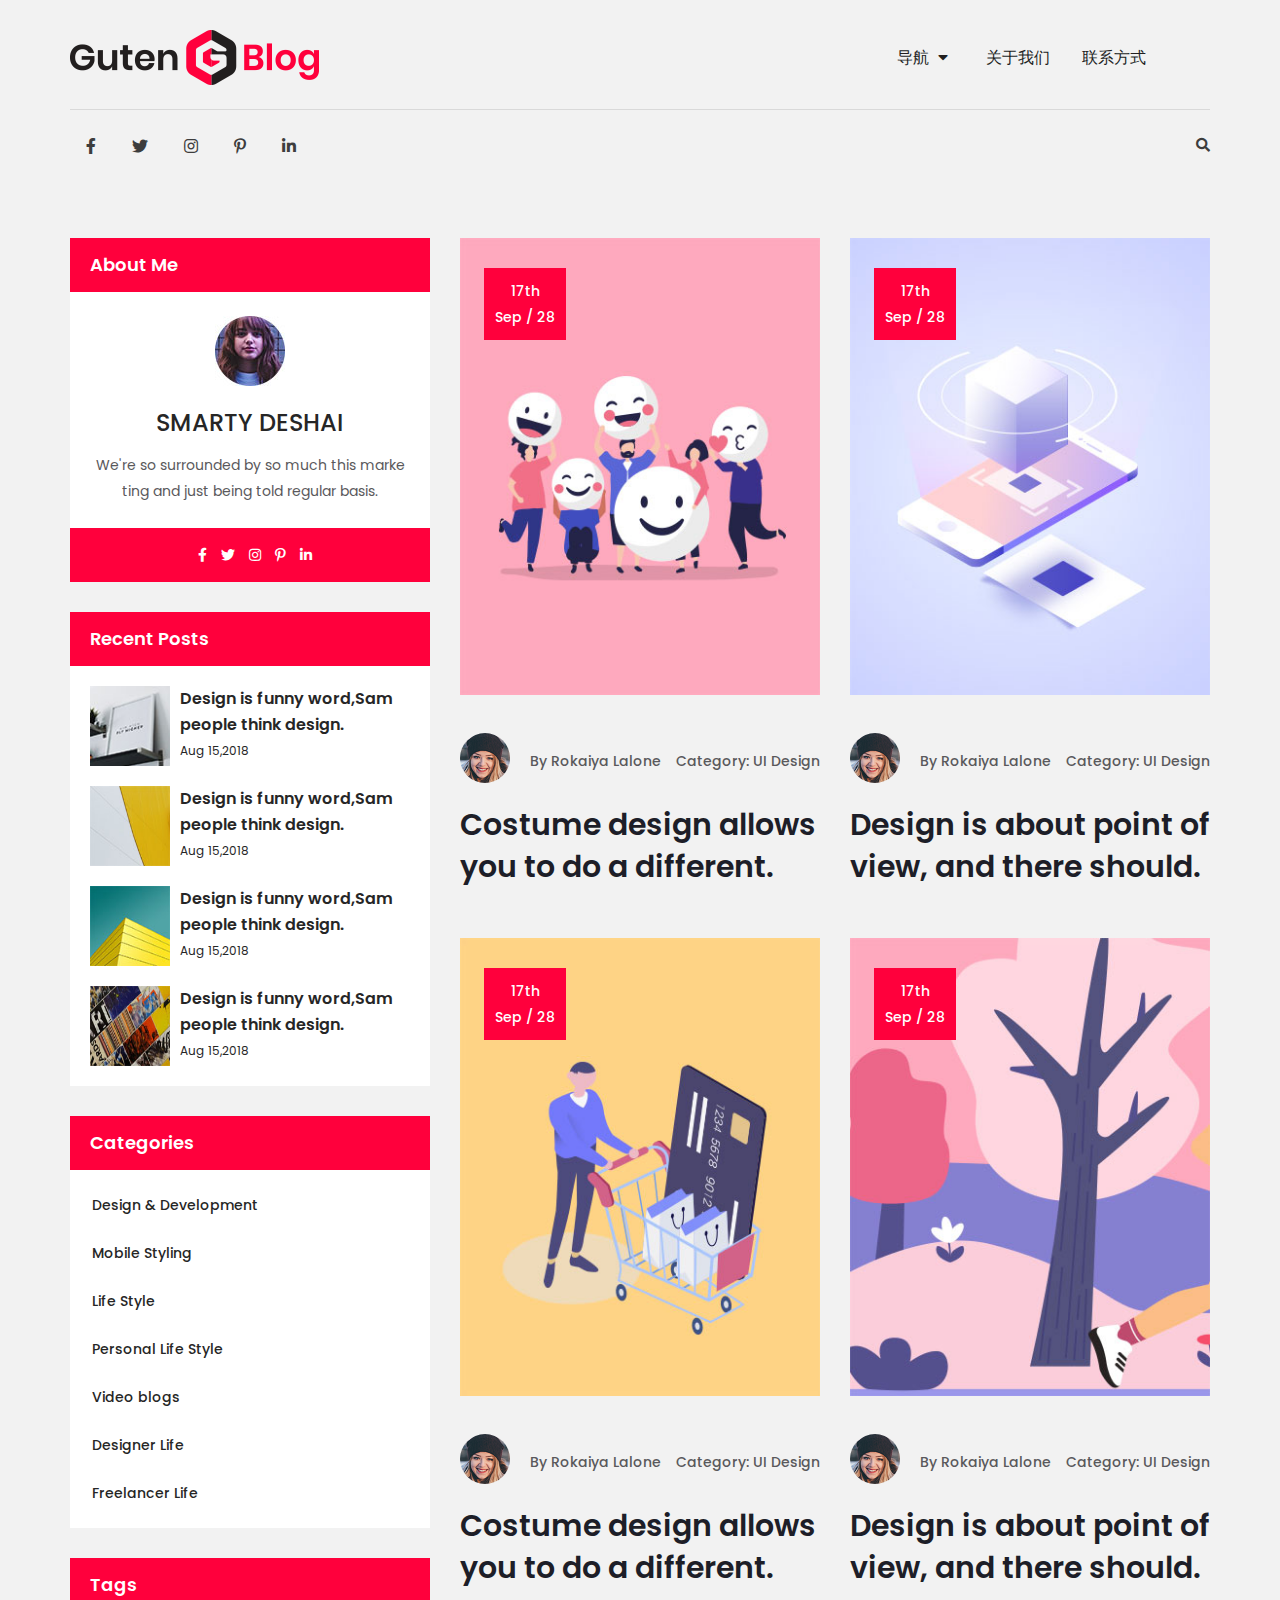
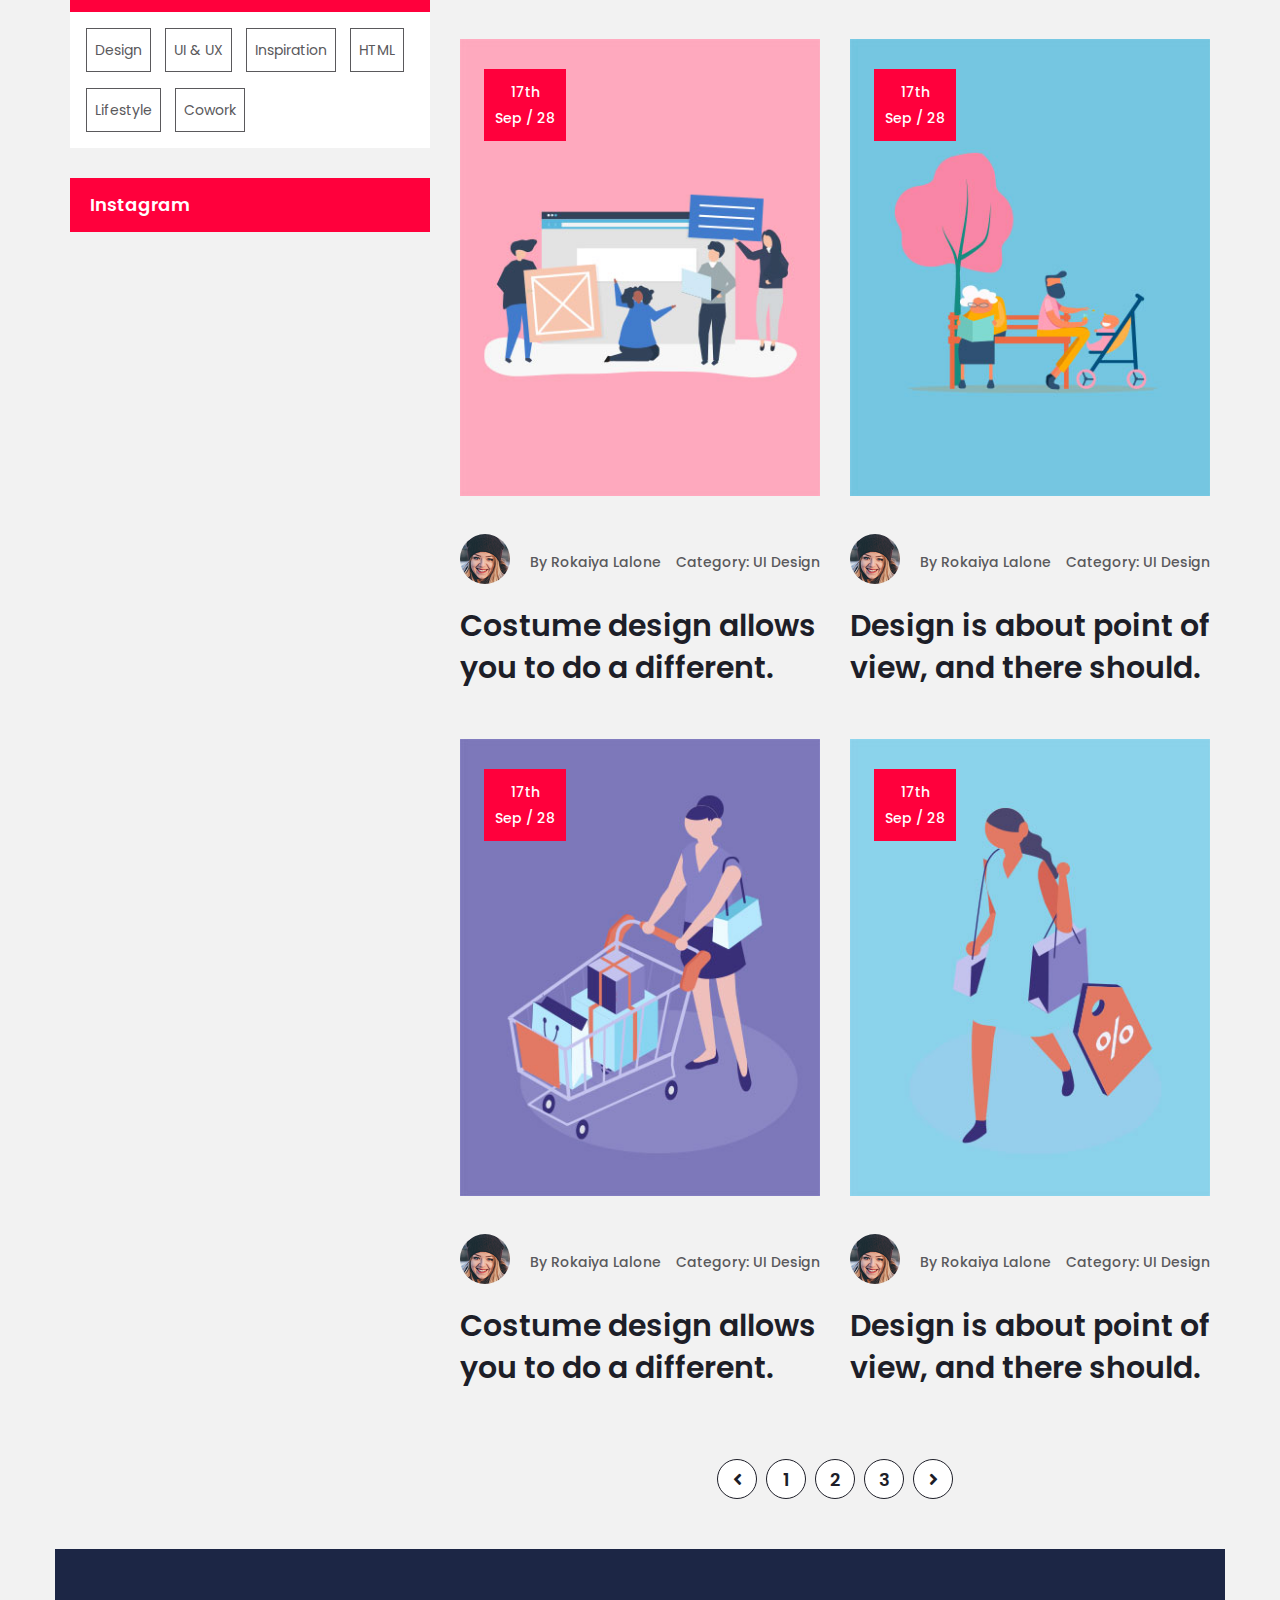
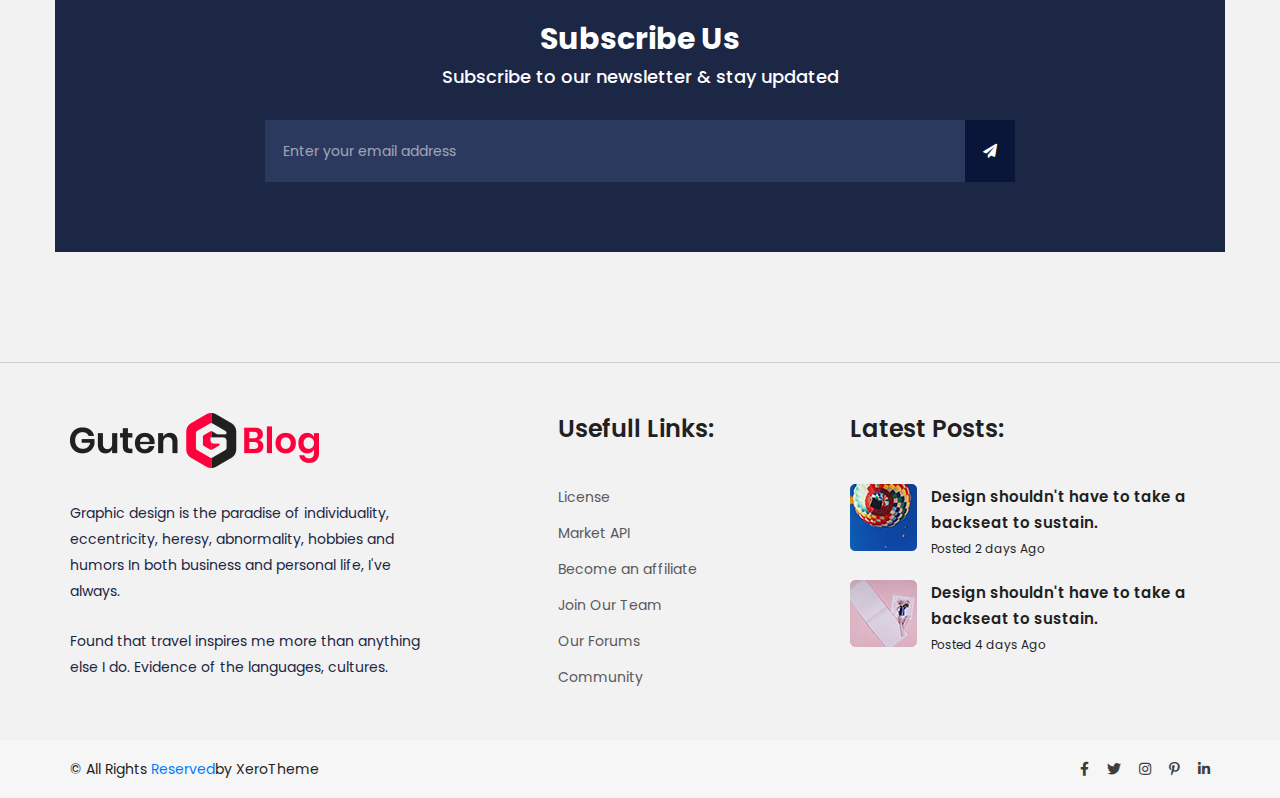
<file: article_lists.html>
<!DOCTYPE html>
<!--[if lt IE 7]><html class="no-js lt-ie9 lt-ie8 lt-ie7"><![endif]-->
<!--[if IE 7]><html class="no-js lt-ie9 lt-ie8"><![endif]-->
<!--[if IE 8]><html class="no-js lt-ie9"><![endif]-->
<!--[if gt IE 8]><!-->
<html lang="en" class="no-js">
<!--<![endif]-->

<head>
    <meta charset="utf-8">
    <meta http-equiv="X-UA-Compatible" content="IE=edge">
    <meta name="viewport" content="width=device-width, initial-scale=1, shrink-to-fit=no">
    <meta name="description" content="">
    <meta name="author" content="">
    <title>Home</title><!-- Standard Favicon -->
    <!-- Touch Icons - iOS and Android 2.1+ -->
    <link rel="apple-touch-icon" href="img/fav/android-icon-48x48.png">
    <link rel="apple-touch-icon" sizes="72x72" href="img/fav/android-icon-72x72.png" />
    <link rel="apple-touch-icon" sizes="114x114" href="img/fav/apple-icon-114x114.png" />
    <!--bootstrap v4.0.0-->
    <link rel="stylesheet" type="text/css" href="css/bootstrap.min.css">
    <!--animate-->
    <link rel="stylesheet" type="text/css" href="css/animate.css">
    <!--reset css-->
    <link rel="stylesheet" type="text/css" href="css/normalize.css">
    <!--main style-->
    <link rel="stylesheet" type="text/css" href="css/style.css">
    <!--fontawesome cdn-->
    <link href="https://use.fontawesome.com/releases/v5.0.8/css/all.css" rel="stylesheet">
    <!--google fonts-->
    <link href="https://fonts.googleapis.com/css?family=Poppins:400,500,600,700,900" rel="stylesheet">
    <!--modernizr-->
    <script src="js/vendor/modernizr.js"></script>
    <!--[if lt IE 9]><script src="js/html5/respond.min.js"></script><![endif]-->
</head>

<body data-spy="scroll" data-target=".navbar" data-offset="60" class="home4body">
    <div class="se-pre-con"></div><!-- main nav start -->
    <nav class="navbar navbar-expand-lg center-brand static-nav home4">
        <div class="container"><a href="#" class="center-brand"><img src="img/logo.png" alt="" /></a><button
                class="navbar-toggler navbar-toggler-right collapsed" type="button" data-toggle="collapse"
                data-target="#xenav"><i class="fas fa-bars fa-2x"></i></button>
            <div id="menu"></div>
        </div>
        <!--/.CONTAINER-->
    </nav><!-- /.navbar -->
    <!--first logo & social-->
    <header class="top-log-social home4">
        <div class="container">
            <hr>
            <div class="row">
                <div class="col-md-8 col-sm-10">
                    <div class="social text-left">
                        <ul class="social-item">
                            <li class="nav-item"><a class="nav-link" href="#"><i class="fab fa-facebook-f"></i></a></li>
                            <li class="nav-item"><a class="nav-link" href="#"><i class="fab fa-twitter"></i></a></li>
                            <li class="nav-item"><a class="nav-link" href="#"><i class="fab fa-instagram"></i></a></li>
                            <li class="nav-item"><a class="nav-link" href="#"><i class="fab fa-pinterest-p"></i></a>
                            </li>
                            <li class="nav-item"><a class="nav-link" href="#"><i class="fab fa-linkedin-in"></i></a>
                            </li>
                        </ul>
                    </div>
                    <!--/.social-->
                </div>
                <div class="col-md-4 col-sm-2">
                    <div class="search-btn text-right">
                        <ul>
                            <li class="nav-item search-box"><a href="#search"><i class="fas fa-search"></i></a></li>
                        </ul>
                    </div>
                </div>
            </div>
        </div>
        <!--/.container-->
    </header>
    <!--/.first logo & social-->
    <!--popup search box-->
    <div id="search"><button type="button" class="close">×</button>
        <form><input type="search" value="" placeholder="type keyword(s) here" /><button type="submit"
                class="btn btn-primary">Search</button></form>
    </div>
    <!--popup search box-->
    <!--blog all post-->
    <section class="blog-post-all">
        <div class="container">
            <div class="row">
                <div class="col-md-4">
                    <!--sidebar widget-->
                    <!--author widget-->
                    <div class="author-widget-sidebar">
                        <h3>About Me</h3>
                        <div class="author-profile"><img src="img/home4/author.jpg" alt="" />
                            <h2>smarty deshai</h2>
                            <p>We're so surrounded by so much this marke ting and just being told regular basis.</p>
                        </div>
                        <ul>
                            <li><a href="#"><i class="fab fa-facebook-f"></i></a></li>
                            <li><a href="#"><i class="fab fa-twitter"></i></a></li>
                            <li><a href="#"><i class="fab fa-instagram"></i></a></li>
                            <li><a href="#"><i class="fab fa-pinterest-p"></i></a></li>
                            <li><a href="#"><i class="fab fa-linkedin-in"></i></a></li>
                        </ul>
                    </div>
                    <!--/.author widget-->
                    <!--recent post-->
                    <div class="recent-post-sidebar">
                        <h3>Recent Posts</h3>
                        <ul class="list-unstyled">
                            <li class="media"><img src="img/home4/rpost1.jpg" alt="">
                                <div class="media-body"><a href="#">Design is funny word,Sam people think design.</a>
                                    <p>Aug 15,2018</p>
                                </div>
                            </li>
                            <li class="media"><img src="img/home4/rpost2.jpg" alt="">
                                <div class="media-body"><a href="#">Design is funny word,Sam people think design.</a>
                                    <p>Aug 15,2018</p>
                                </div>
                            </li>
                            <li class="media"><img src="img/home4/rpost3.jpg" alt="">
                                <div class="media-body"><a href="#">Design is funny word,Sam people think design.</a>
                                    <p>Aug 15,2018</p>
                                </div>
                            </li>
                            <li class="media"><img src="img/home4/rpost4.jpg" alt="">
                                <div class="media-body"><a href="#">Design is funny word,Sam people think design.</a>
                                    <p>Aug 15,2018</p>
                                </div>
                            </li>
                        </ul>
                    </div>
                    <!--/.recent post-->
                    <!--categories-->
                    <div class="categories-sidebar">
                        <h3>Categories</h3>
                        <ul>
                            <li><a href="#">Design & Development</a></li>
                            <li><a href="#">Mobile Styling</a></li>
                            <li><a href="#">Life Style</a></li>
                            <li><a href="#">Personal Life Style</a></li>
                            <li><a href="#">Video blogs</a></li>
                            <li><a href="#">Designer Life</a></li>
                            <li><a href="#">Freelancer Life</a></li>
                        </ul>
                    </div>
                    <!--/.categories-->
                    <!--tags-->
                    <div class="tags-sidebar">
                        <h3>Tags</h3>
                        <ul>
                            <li><a href="#">Design</a></li>
                            <li><a href="#">UI & UX</a></li>
                            <li><a href="#">Inspiration</a></li>
                            <li><a href="#">HTML</a></li>
                            <li><a href="#">Lifestyle</a></li>
                            <li><a href="#">Cowork</a></li>
                        </ul>
                    </div>
                    <!--/.tags-->
                    <!--instagram-->
                    <div class="insta-widget">
                        <h3>Instagram</h3>
                        <div id="instafeed"></div>
                    </div>
                    <!--instagram-->
                    <!--sidebar widget-->
                </div>
                <div class="col-md-8">
                    <div class="row">
                        <div class="col-md-6">
                            <article class="blog-post-single">
                                <div class="post-image"><a href="single.html"><img src="img/home4/img1.jpg"
                                            alt="" /></a>
                                    <div class="date">
                                        <p>17th</p>
                                        <p>Sep / 28</p>
                                    </div>
                                </div>
                                <ul class="post-under">
                                    <li><img src="img/author.jpg" alt="" />By <a href="#">Rokaiya Lalone</a></li>
                                    <li> Category: <a href="#">UI Design</a></li>
                                </ul>
                                <div class="post-content">
                                    <h3><a href="single.html">Costume design allows you to do a different.</a></h3>
                                </div>
                            </article>
                            <!--/.blog-post-single-->
                        </div>
                        <div class="col-md-6">
                            <article class="blog-post-single">
                                <div class="post-image"><a href="single.html"><img src="img/home4/img2.jpg"
                                            alt="" /></a>
                                    <div class="date">
                                        <p>17th</p>
                                        <p>Sep / 28</p>
                                    </div>
                                </div>
                                <ul class="post-under">
                                    <li><img src="img/author.jpg" alt="" />By <a href="#">Rokaiya Lalone</a></li>
                                    <li> Category: <a href="#">UI Design</a></li>
                                </ul>
                                <div class="post-content">
                                    <h3><a href="single.html">Design is about point of view, and there should.</a></h3>
                                </div>
                            </article>
                            <!--/.blog-post-single-->
                        </div>
                        <div class="col-md-6">
                            <article class="blog-post-single">
                                <div class="post-image"><a href="single.html"><img src="img/home4/img3.jpg"
                                            alt="" /></a>
                                    <div class="date">
                                        <p>17th</p>
                                        <p>Sep / 28</p>
                                    </div>
                                </div>
                                <ul class="post-under">
                                    <li><img src="img/author.jpg" alt="" />By <a href="#">Rokaiya Lalone</a></li>
                                    <li> Category: <a href="#">UI Design</a></li>
                                </ul>
                                <div class="post-content">
                                    <h3><a href="single.html">Costume design allows you to do a different.</a></h3>
                                </div>
                            </article>
                            <!--/.blog-post-single-->
                        </div>
                        <div class="col-md-6">
                            <article class="blog-post-single">
                                <div class="post-image"><a href="single.html"><img src="img/home4/img4.jpg"
                                            alt="" /></a>
                                    <div class="date">
                                        <p>17th</p>
                                        <p>Sep / 28</p>
                                    </div>
                                </div>
                                <ul class="post-under">
                                    <li><img src="img/author.jpg" alt="" />By <a href="#">Rokaiya Lalone</a></li>
                                    <li> Category: <a href="#">UI Design</a></li>
                                </ul>
                                <div class="post-content">
                                    <h3><a href="single.html">Design is about point of view, and there should.</a></h3>
                                </div>
                            </article>
                            <!--/.blog-post-single-->
                        </div>
                        <div class="col-md-6">
                            <article class="blog-post-single">
                                <div class="post-image"><a href="single.html"><img src="img/home4/img7.jpg"
                                            alt="" /></a>
                                    <div class="date">
                                        <p>17th</p>
                                        <p>Sep / 28</p>
                                    </div>
                                </div>
                                <ul class="post-under">
                                    <li><img src="img/author.jpg" alt="" />By <a href="#">Rokaiya Lalone</a></li>
                                    <li> Category: <a href="#">UI Design</a></li>
                                </ul>
                                <div class="post-content">
                                    <h3><a href="single.html">Costume design allows you to do a different.</a></h3>
                                </div>
                            </article>
                            <!--/.blog-post-single-->
                        </div>
                        <div class="col-md-6">
                            <article class="blog-post-single">
                                <div class="post-image"><a href="single.html"><img src="img/home4/img8.jpg"
                                            alt="" /></a>
                                    <div class="date">
                                        <p>17th</p>
                                        <p>Sep / 28</p>
                                    </div>
                                </div>
                                <ul class="post-under">
                                    <li><img src="img/author.jpg" alt="" />By <a href="#">Rokaiya Lalone</a></li>
                                    <li> Category: <a href="#">UI Design</a></li>
                                </ul>
                                <div class="post-content">
                                    <h3><a href="single.html">Design is about point of view, and there should.</a></h3>
                                </div>
                            </article>
                            <!--/.blog-post-single-->
                        </div>
                        <div class="col-md-6">
                            <article class="blog-post-single">
                                <div class="post-image"><a href="single.html"><img src="img/home4/img5.jpg"
                                            alt="" /></a>
                                    <div class="date">
                                        <p>17th</p>
                                        <p>Sep / 28</p>
                                    </div>
                                </div>
                                <ul class="post-under">
                                    <li><img src="img/author.jpg" alt="" />By <a href="#">Rokaiya Lalone</a></li>
                                    <li> Category: <a href="#">UI Design</a></li>
                                </ul>
                                <div class="post-content">
                                    <h3><a href="single.html">Costume design allows you to do a different.</a></h3>
                                </div>
                            </article>
                            <!--/.blog-post-single-->
                        </div>
                        <div class="col-md-6">
                            <article class="blog-post-single">
                                <div class="post-image"><a href="single.html"><img src="img/home4/img6.jpg"
                                            alt="" /></a>
                                    <div class="date">
                                        <p>17th</p>
                                        <p>Sep / 28</p>
                                    </div>
                                </div>
                                <ul class="post-under">
                                    <li><img src="img/author.jpg" alt="" />By <a href="#">Rokaiya Lalone</a></li>
                                    <li> Category: <a href="#">UI Design</a></li>
                                </ul>
                                <div class="post-content">
                                    <h3><a href="single.html">Design is about point of view, and there should.</a></h3>
                                </div>
                            </article>
                            <!--/.blog-post-single-->
                        </div>
                        <div class="w-100"></div>
                        <!--pagination-->
                        <div class="col-md-12">
                            <div class="row">
                                <div class="col-md-12">
                                    <nav aria-label="Page navigation example">
                                        <ul class="pagination justify-content-center">
                                            <li class="page-item"><a class="page-link" href="#" aria-label="Previous"><i
                                                        class="fas fa-angle-left"></i><span
                                                        class="sr-only">Previous</span></a></li>
                                            <li class="page-item"><a class="page-link" href="#">1</a></li>
                                            <li class="page-item"><a class="page-link" href="#">2</a></li>
                                            <li class="page-item"><a class="page-link" href="#">3</a></li>
                                            <li class="page-item"><a class="page-link" href="#" aria-label="Next"><i
                                                        class="fas fa-angle-right"></i><span
                                                        class="sr-only">Next</span></a></li>
                                        </ul>
                                    </nav>
                                </div>
                            </div>
                        </div>
                        <!--pagination-->
                    </div>
                </div>
            </div>
        </div>
        <!--/.container-->
    </section>
    <!--/.blog all post-->
    <!--newsletter-->
    <section class="blog-newsletter">
        <div class="container">
            <div class="row">
                <div class="col-md-8 offset-md-2">
                    <div class="inside-sub">
                        <h3>Subscribe Us</h3>
                        <p>Subscribe to our newsletter & stay updated</p>
                        <form><input type="email" placeholder="Enter your email address" /><button type="submit"><i
                                    class="fas fa-paper-plane"></i></button></form>
                    </div>
                    <!--/.inside-sub-->
                </div>
            </div>
        </div>
        <!--/.container-->
    </section>
    <!--/.newsletter-->
    <!--footer widget-->
    <footer class="footer-widget">
        <div class="container">
            <div class="row">
                <div class="col-md-4">
                    <div class="fwidget-one"><img src="img/logo.png" alt="" />
                        <p>Graphic design is the paradise of individuality, eccentricity, heresy, abnormality, hobbies
                            and humors In both business and personal life, I've always.</p>
                        <p>Found that travel inspires me more than anything else I do. Evidence of the languages,
                            cultures.</p>
                    </div>
                    <!--/.widget-one-->
                </div>
                <div class="col-md-2 offset-md-1">
                    <div class="fwidget-link">
                        <h3>Usefull Links:</h3>
                        <ul>
                            <li><a href="#">License</a></li>
                            <li><a href="#">Market API</a></li>
                            <li><a href="#">Become an affiliate</a></li>
                            <li><a href="#">Join Our Team</a></li>
                            <li><a href="#">Our Forums</a></li>
                            <li><a href="#">Community</a></li>
                        </ul>
                    </div>
                    <!--/.fwidget-link-->
                </div>
                <div class="col-md-4 offset-md-1">
                    <div class="fwidget-latest">
                        <h3>Latest Posts:</h3>
                        <ul class="list-unstyled">
                            <li class="media"><img src="img/thumb1.jpg" alt="">
                                <div class="media-body"><a href="#">Design shouldn't have to take a backseat to
                                        sustain.</a>
                                    <p>Posted 2 days Ago</p>
                                </div>
                            </li>
                            <li class="media"><img src="img/thumb2.jpg" alt="">
                                <div class="media-body"><a href="#">Design shouldn't have to take a backseat to
                                        sustain.</a>
                                    <p>Posted 4 days Ago</p>
                                </div>
                            </li>
                        </ul>
                    </div>
                    <!--/.fwidget-latest-->
                </div>
            </div>
        </div>
        <!--/.container-->
    </footer>
    <!--/.footer widget-->
    <!--footer copyright-->
    <footer class="copy-right">
        <div class="container">
            <div class="row">
                <div class="col-md-6">
                    <div class="copyright-text">
                        <p>&copy; All Rights <a href="http://www.bootstrapmb.com/" title="bootstrapmb">Reserved</a>by
                            XeroTheme</p>
                    </div>
                </div>
                <div class="col-md-6">
                    <div class="footer-social">
                        <ul>
                            <li><a href="#"><i class="fab fa-facebook-f"></i></a></li>
                            <li><a href="#"><i class="fab fa-twitter"></i></a></li>
                            <li><a href="#"><i class="fab fa-instagram"></i></a></li>
                            <li><a href="#"><i class="fab fa-pinterest-p"></i></a></li>
                            <li><a href="#"><i class="fab fa-linkedin-in"></i></a></li>
                        </ul>
                    </div>
                </div>
            </div>
        </div>
        <!--/.container-->
    </footer>
    <!--/.footer copyright-->
    <!--jquery-->
    <script src="js/jquery-1.12.4.min.js"></script>
    <!--bootstrap v4 js-->
    <script src="js/vendor/bootstrap.min.js"></script>
    <!--popper js-->
    <script src="js/vendor/popper.min.js"></script>
    <!--wow js-->
    <script src="js/vendor/wow-min.js"></script>
    <!--easing js-->
    <script src="js/vendor/easing.js"></script>
    <!--instafeed-->
    <!--<script src="js/instafeed.min.js"></script>-->
    <!--main script-->
    <script src="js/main.js"></script>
    <!--menu script-->
    <script src="js/vendor/menu.js"></script>
</body>

</html>
</file>
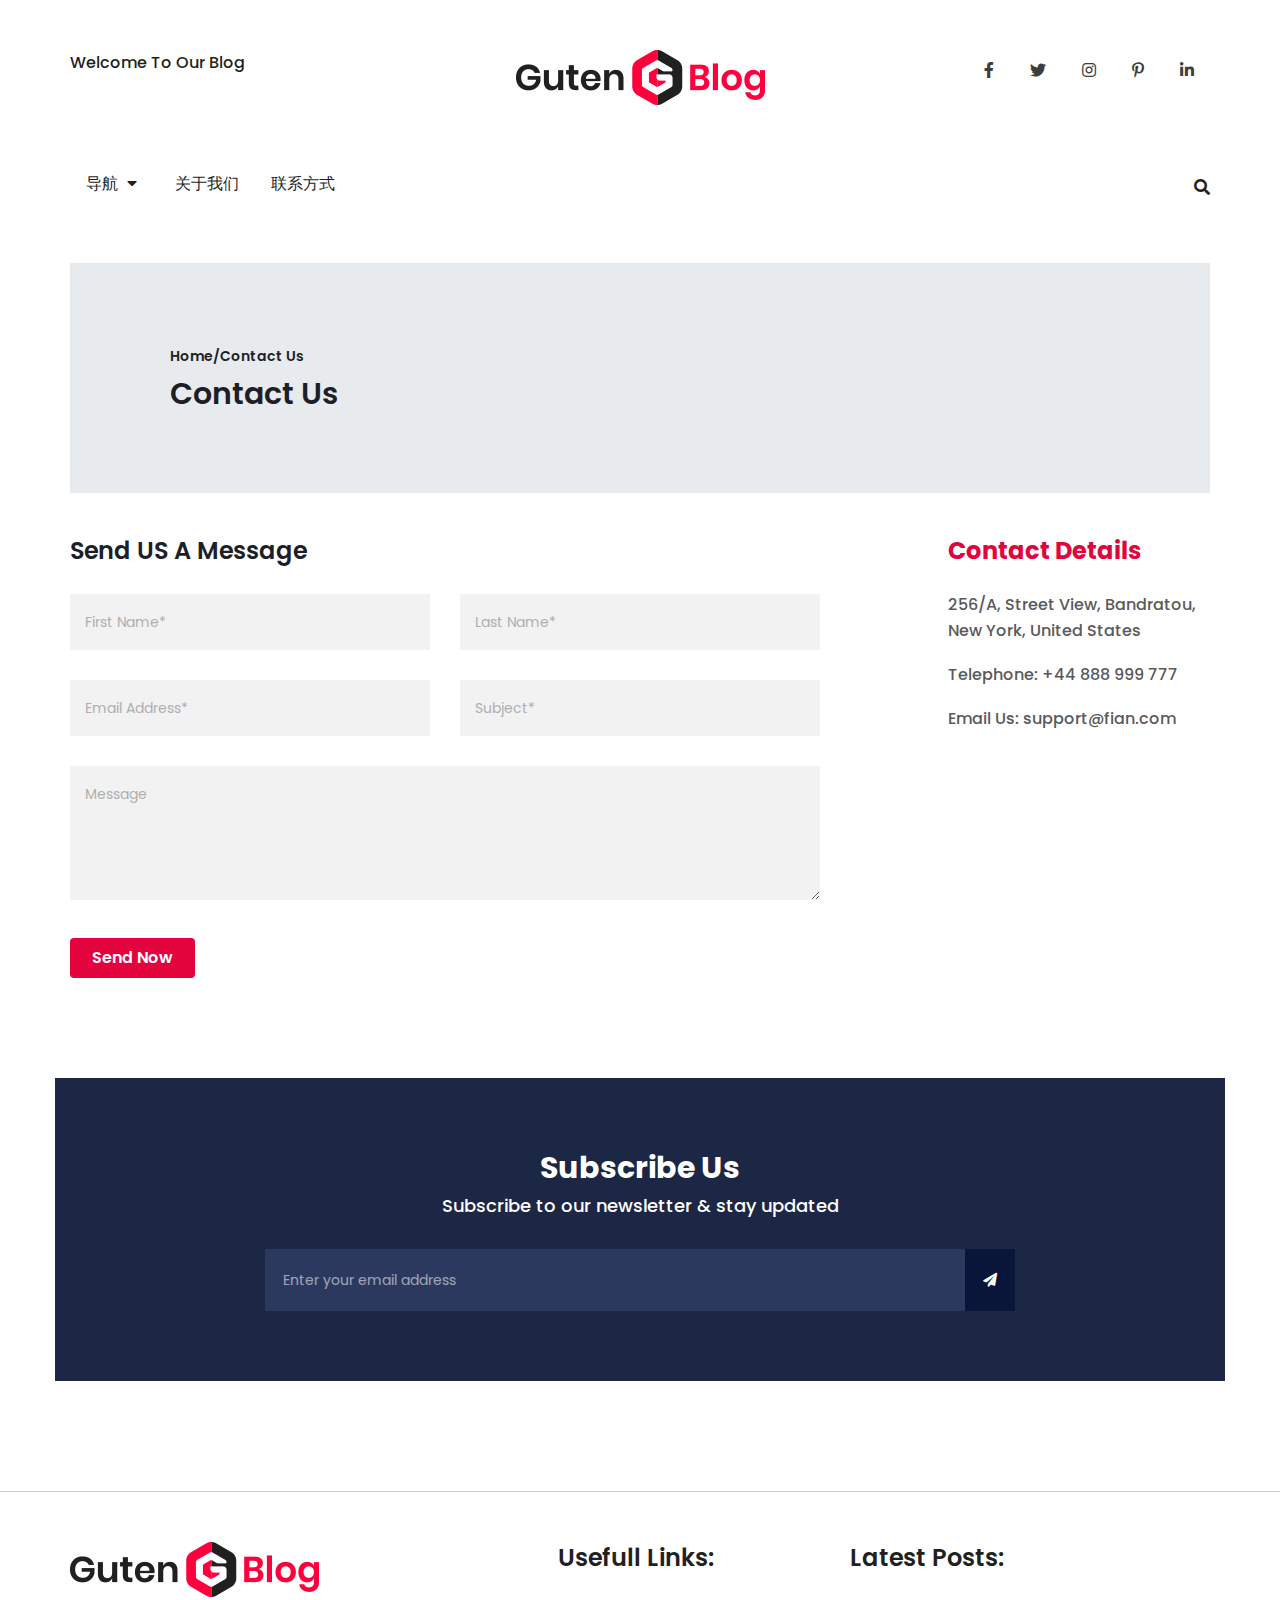
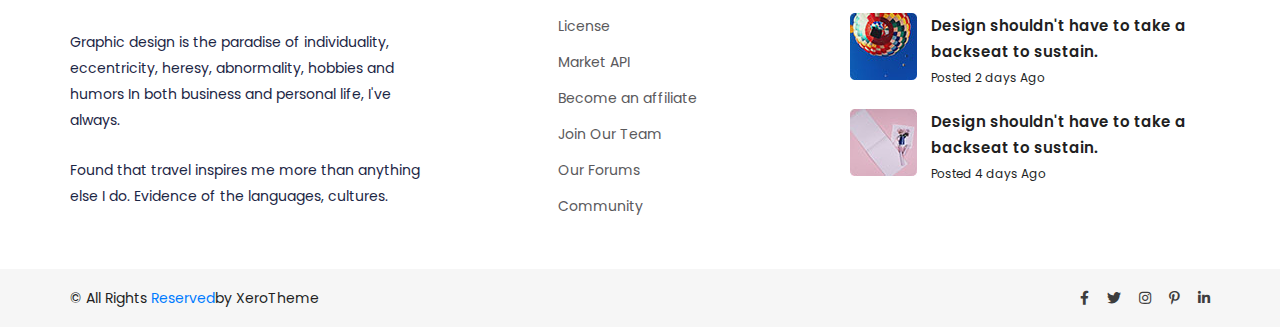
<file: contact.html>
<!DOCTYPE html>
<!--[if lt IE 7]><html class="no-js lt-ie9 lt-ie8 lt-ie7"><![endif]-->
<!--[if IE 7]><html class="no-js lt-ie9 lt-ie8"><![endif]-->
<!--[if IE 8]><html class="no-js lt-ie9"><![endif]-->
<!--[if gt IE 8]><!-->
<html lang="en" class="no-js">
<!--<![endif]-->

<head>
    <meta charset="utf-8">
    <meta http-equiv="X-UA-Compatible" content="IE=edge">
    <meta name="viewport" content="width=device-width, initial-scale=1, shrink-to-fit=no">
    <meta name="description" content="">
    <meta name="author" content="">
    <title>Contact</title><!-- Standard Favicon -->
    <!-- Touch Icons - iOS and Android 2.1+ -->
    <link rel="apple-touch-icon" href="img/fav/android-icon-48x48.png">
    <link rel="apple-touch-icon" sizes="72x72" href="img/fav/android-icon-72x72.png" />
    <link rel="apple-touch-icon" sizes="114x114" href="img/fav/apple-icon-114x114.png" />
    <!--bootstrap v4.0.0-->
    <link rel="stylesheet" type="text/css" href="css/bootstrap.min.css">
    <!--animate-->
    <link rel="stylesheet" type="text/css" href="css/animate.css">
    <!--reset css-->
    <link rel="stylesheet" type="text/css" href="css/normalize.css">
    <!--main style-->
    <link rel="stylesheet" type="text/css" href="css/style.css">
    <!--fontawesome cdn-->
    <link href="https://use.fontawesome.com/releases/v5.0.8/css/all.css" rel="stylesheet">
    <!--google fonts-->
    <link href="https://fonts.googleapis.com/css?family=Poppins:400,500,600,700,900" rel="stylesheet">
    <!--modernizr-->
    <script src="js/vendor/modernizr.js"></script>
    <!--[if lt IE 9]><script src="js/html5/respond.min.js"></script><![endif]-->
</head>

<body data-spy="scroll" data-target=".navbar" data-offset="60">
    <div class="se-pre-con"></div>
    <!--first logo & social-->
    <header class="top-log-social">
        <div class="container">
            <div class="row">
                <div class="col-md-4">
                    <div class="left-txt">
                        <p>Welcome To Our Blog</p>
                    </div>
                    <!--/.left-txt-->
                </div>
                <div class="col-md-4">
                    <div class="logo-top text-center"><a href="#"><img src="img/logo.png" alt="" /></a></div>
                    <!--/.logo-top-->
                </div>
                <div class="col-md-4">
                    <div class="social">
                        <ul class="social-item">
                            <li class="nav-item"><a class="nav-link" href="#"><i class="fab fa-facebook-f"></i></a></li>
                            <li class="nav-item"><a class="nav-link" href="#"><i class="fab fa-twitter"></i></a></li>
                            <li class="nav-item"><a class="nav-link" href="#"><i class="fab fa-instagram"></i></a></li>
                            <li class="nav-item"><a class="nav-link" href="#"><i class="fab fa-pinterest-p"></i></a>
                            </li>
                            <li class="nav-item"><a class="nav-link" href="#"><i class="fab fa-linkedin-in"></i></a>
                            </li>
                        </ul>
                    </div>
                </div>
            </div>
        </div>
        <!--/.container-->
    </header>
    <!--/.first logo & social-->
    <!-- main nav start -->
    <nav class="navbar navbar-expand-lg center-brand static-nav">
        <div class="container"><button class="navbar-toggler navbar-toggler-right collapsed" type="button"
                data-toggle="collapse" data-target="#xenav"><i class="fas fa-bars fa-2x"></i></button>
            <div id="menu"></div>
            <div class="search-btn">
                <ul>
                    <li class="nav-item search-box"><a href="#search"><i class="fas fa-search"></i></a></li>
                </ul>
            </div>
        </div>
        <!--/.CONTAINER-->
    </nav><!-- /.navbar -->
    <!--popup search box-->
    <div id="search"><button type="button" class="close">×</button>
        <form><input type="search" value="" placeholder="type keyword(s) here" /><button type="submit"
                class="btn btn-primary">Search</button></form>
    </div>
    <!--popup search box-->
    <!--about-banner-->
    <section class="about-inner-banner">
        <div class="container">
            <div class="row">
                <div class="col-md-12">
                    <div class="inner-title">
                        <p>Home/Contact Us</p>
                        <h3>Contact Us</h3>
                    </div>
                </div>
            </div>
        </div>
        <!--/.container-->
    </section>
    <!--about-banner-->
    <!--contact form-->
    <section class="single-contact-form">
        <div class="container">
            <div class="row">
                <div class="col-md-8">
                    <div class="contact-form-inside">
                        <h3>Send US A Message</h3>
                        <form role="form">
                            <div class="row">
                                <div class="col-md-6"><input type="text" placeholder="First Name*" name="" /></div>
                                <div class="col-md-6"><input type="text" placeholder="Last Name*" name="" /></div>
                                <div class="col-md-6"><input type="email" placeholder="Email Address*" name="" /></div>
                                <div class="col-md-6"><input type="text" placeholder="Subject*" name="" /></div>
                                <div class="col-md-12"><textarea rows="4" placeholder="Message"></textarea></div>
                            </div>
                            <div class="sub-btn"><button type="submit" class="btn">send now</button></div>
                        </form>
                    </div>
                    <!--/.contact-form-inside-->
                </div>
                <div class="col-md-4 col-lg-3 offset-lg-1">
                    <div class="contact-info">
                        <h3>Contact Details</h3>
                        <address>
                            <p>256/A, Street View, Bandratou, New York, United States</p>
                            <p>Telephone: +44 888 999 777</p>
                            <p>Email Us: support@fian.com</p>
                        </address>
                    </div>
                    <!--/.contact-info-->
                </div>
            </div>
        </div>
        <!--/.container-->
    </section>
    <!--/.contact form-->
    <!--newsletter-->
    <section class="blog-newsletter">
        <div class="container">
            <div class="row">
                <div class="col-md-8 offset-md-2">
                    <div class="inside-sub">
                        <h3>Subscribe Us</h3>
                        <p>Subscribe to our newsletter & stay updated</p>
                        <form><input type="email" placeholder="Enter your email address" /><button type="submit"><i
                                    class="fas fa-paper-plane"></i></button></form>
                    </div>
                    <!--/.inside-sub-->
                </div>
            </div>
        </div>
        <!--/.container-->
    </section>
    <!--/.newsletter-->
    <!--footer widget-->
    <footer class="footer-widget">
        <div class="container">
            <div class="row">
                <div class="col-md-4">
                    <div class="fwidget-one"><img src="img/logo.png" alt="" />
                        <p>Graphic design is the paradise of individuality, eccentricity, heresy, abnormality, hobbies
                            and humors In both business and personal life, I've always.</p>
                        <p>Found that travel inspires me more than anything else I do. Evidence of the languages,
                            cultures.</p>
                    </div>
                    <!--/.widget-one-->
                </div>
                <div class="col-md-2 offset-md-1">
                    <div class="fwidget-link">
                        <h3>Usefull Links:</h3>
                        <ul>
                            <li><a href="#">License</a></li>
                            <li><a href="#">Market API</a></li>
                            <li><a href="#">Become an affiliate</a></li>
                            <li><a href="#">Join Our Team</a></li>
                            <li><a href="#">Our Forums</a></li>
                            <li><a href="#">Community</a></li>
                        </ul>
                    </div>
                    <!--/.fwidget-link-->
                </div>
                <div class="col-md-4 offset-md-1">
                    <div class="fwidget-latest">
                        <h3>Latest Posts:</h3>
                        <ul class="list-unstyled">
                            <li class="media"><img src="img/thumb1.jpg" alt="">
                                <div class="media-body"><a href="#">Design shouldn't have to take a backseat to
                                        sustain.</a>
                                    <p>Posted 2 days Ago</p>
                                </div>
                            </li>
                            <li class="media"><img src="img/thumb2.jpg" alt="">
                                <div class="media-body"><a href="#">Design shouldn't have to take a backseat to
                                        sustain.</a>
                                    <p>Posted 4 days Ago</p>
                                </div>
                            </li>
                        </ul>
                    </div>
                    <!--/.fwidget-latest-->
                </div>
            </div>
        </div>
        <!--/.container-->
    </footer>
    <!--/.footer widget-->
    <!--footer copyright-->
    <footer class="copy-right">
        <div class="container">
            <div class="row">
                <div class="col-md-6">
                    <div class="copyright-text">
                        <p>&copy; All Rights <a href="http://www.bootstrapmb.com/" title="bootstrapmb">Reserved</a>by
                            XeroTheme</p>
                    </div>
                </div>
                <div class="col-md-6">
                    <div class="footer-social">
                        <ul>
                            <li><a href="#"><i class="fab fa-facebook-f"></i></a></li>
                            <li><a href="#"><i class="fab fa-twitter"></i></a></li>
                            <li><a href="#"><i class="fab fa-instagram"></i></a></li>
                            <li><a href="#"><i class="fab fa-pinterest-p"></i></a></li>
                            <li><a href="#"><i class="fab fa-linkedin-in"></i></a></li>
                        </ul>
                    </div>
                </div>
            </div>
        </div>
        <!--/.container-->
    </footer>
    <!--/.footer copyright-->
    <!--jquery-->
    <script src="js/jquery-1.12.4.min.js"></script>
    <!--bootstrap v4 js-->
    <script src="js/vendor/bootstrap.min.js"></script>
    <!--popper js-->
    <script src="js/vendor/popper.min.js"></script>
    <!--wow js-->
    <script src="js/vendor/wow-min.js"></script>
    <!--easing js-->
    <script src="js/vendor/easing.js"></script>
    <!--main script-->
    <script src="js/main.js"></script>
    <!--menu script-->
    <script src="js/vendor/menu.js"></script>
</body>

</html>
</file>
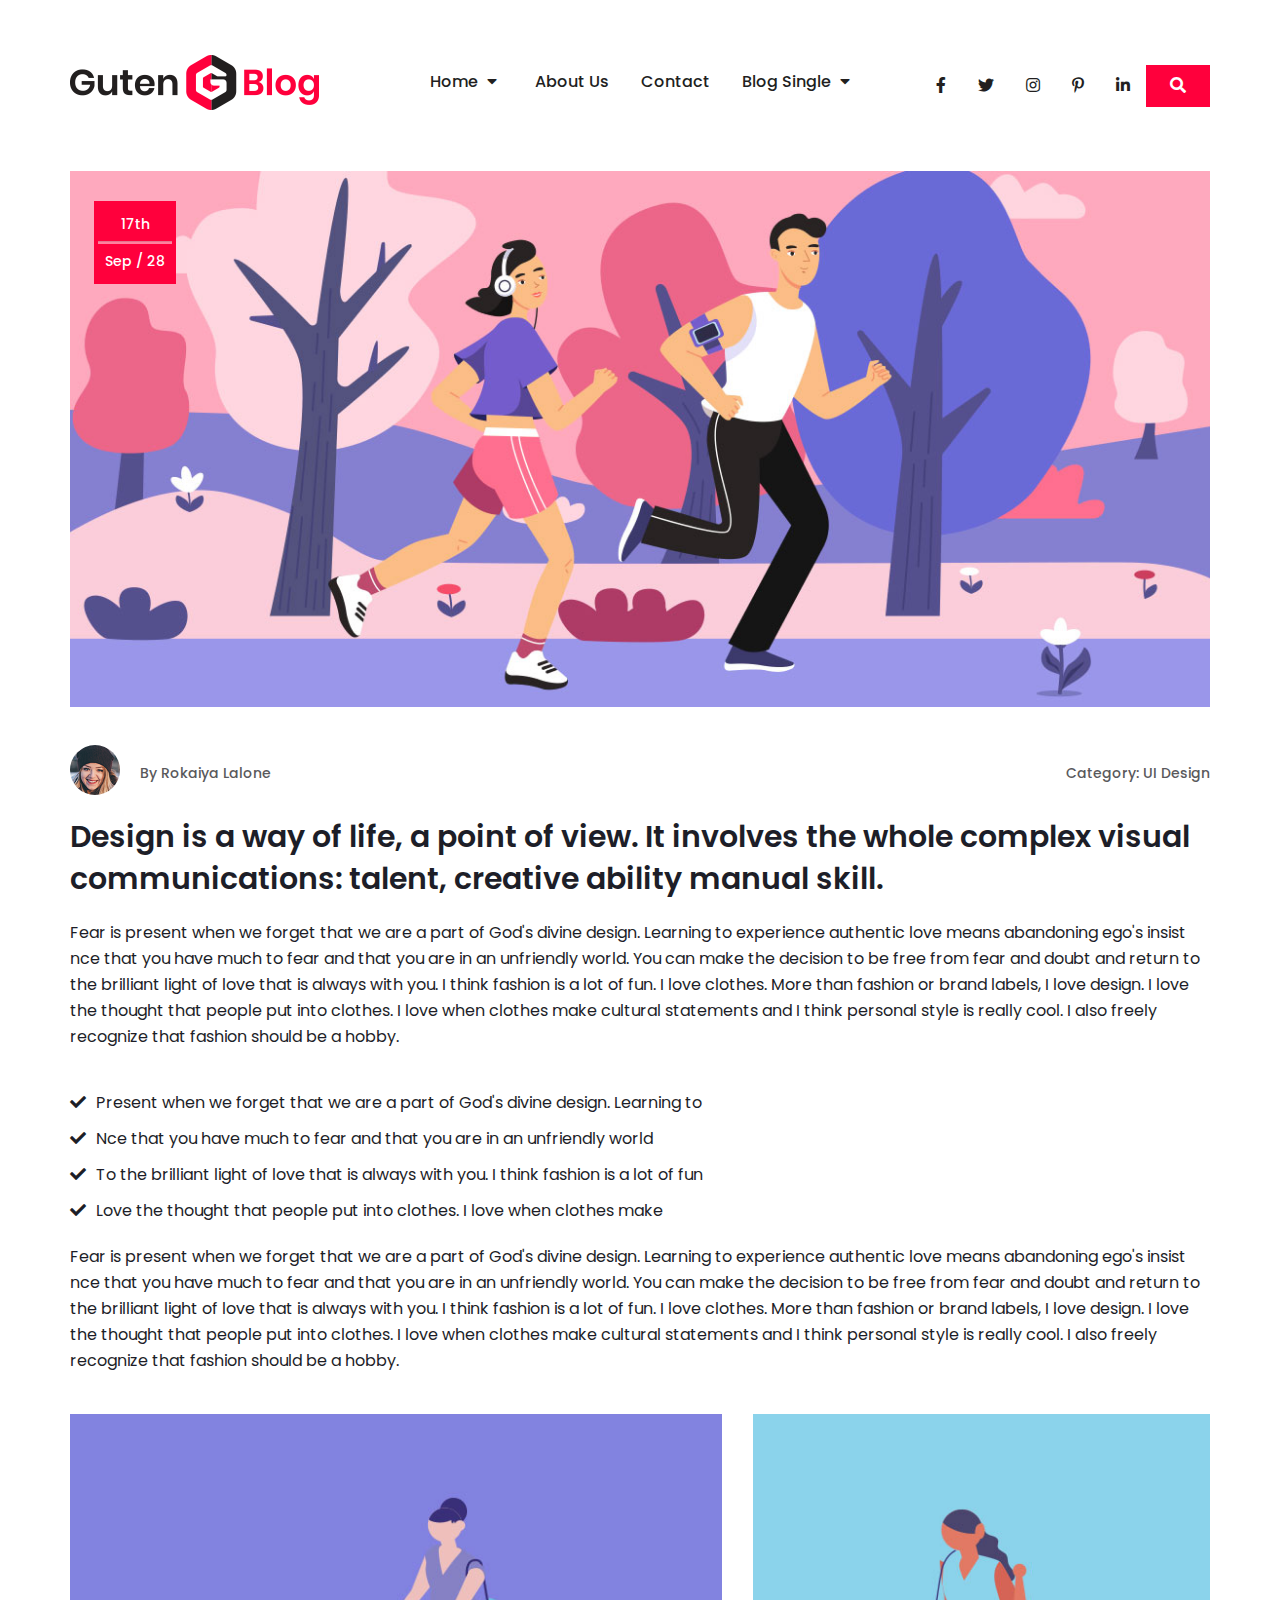
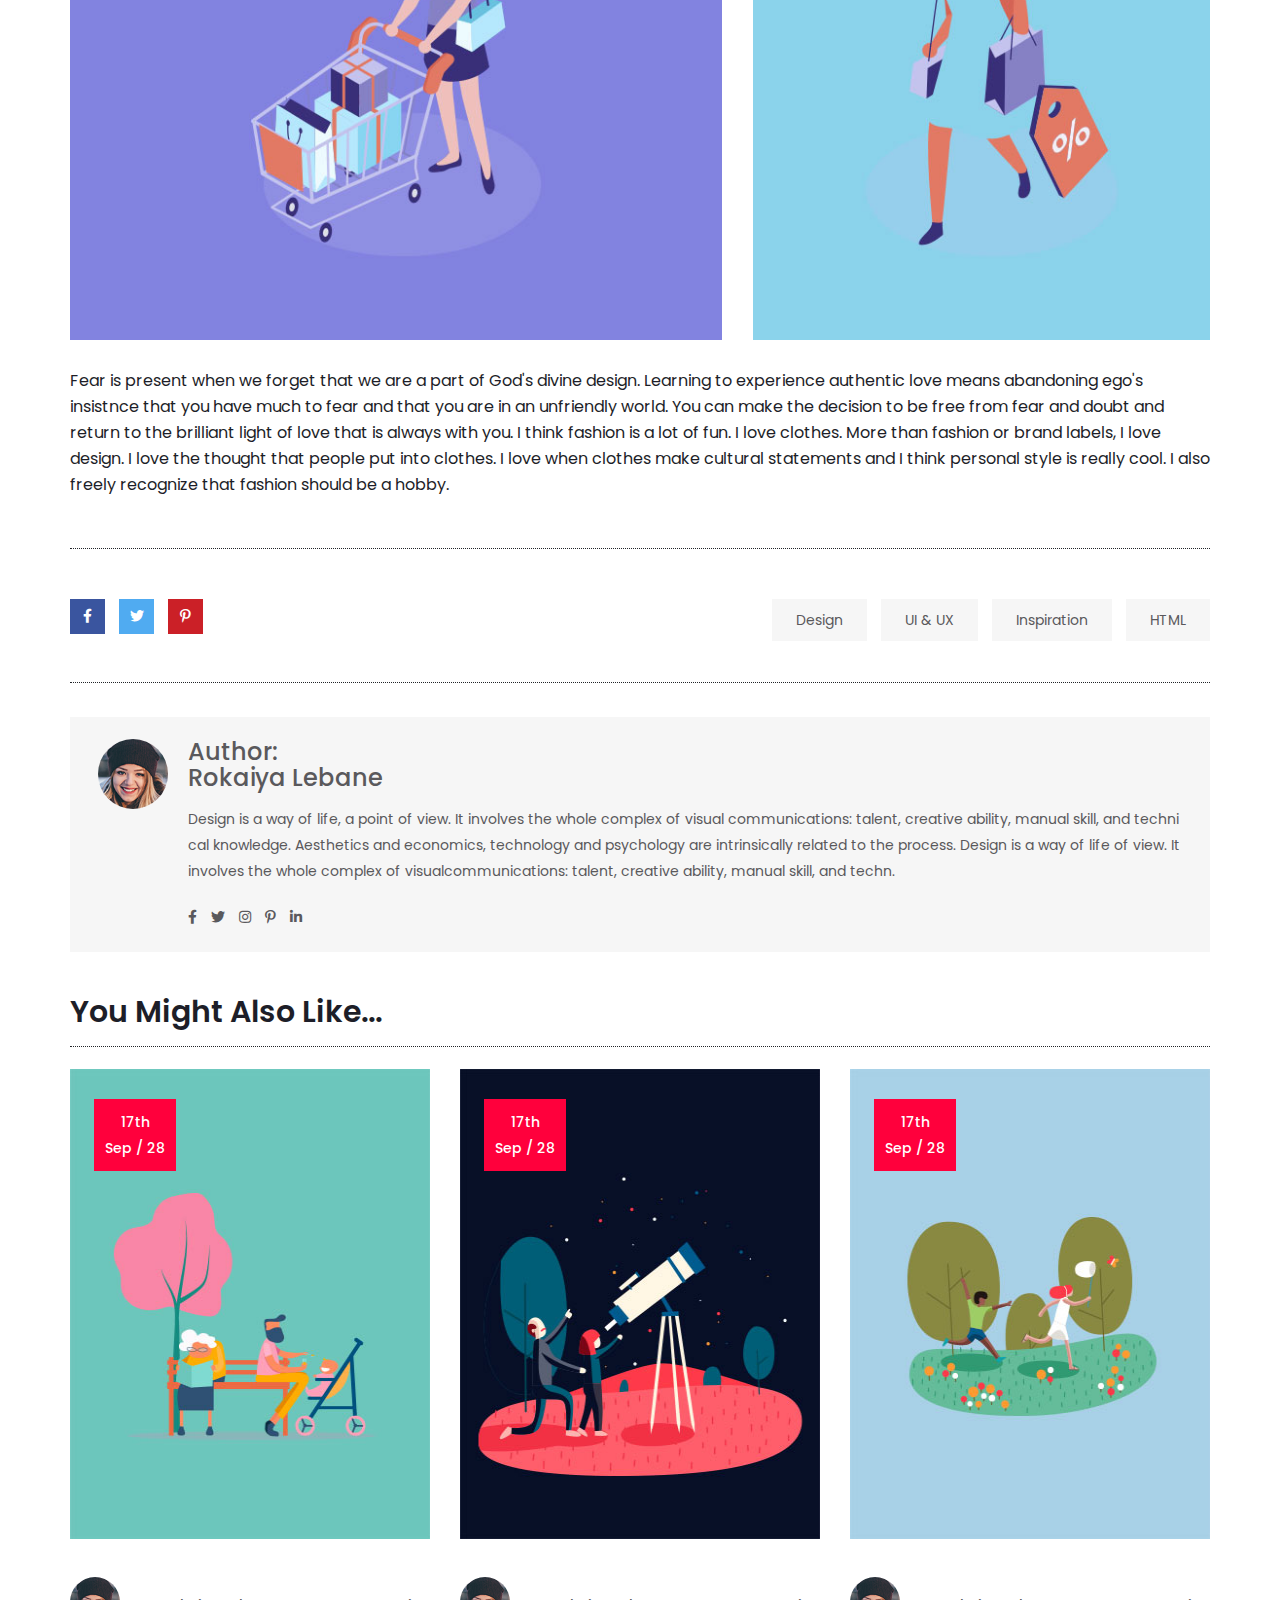
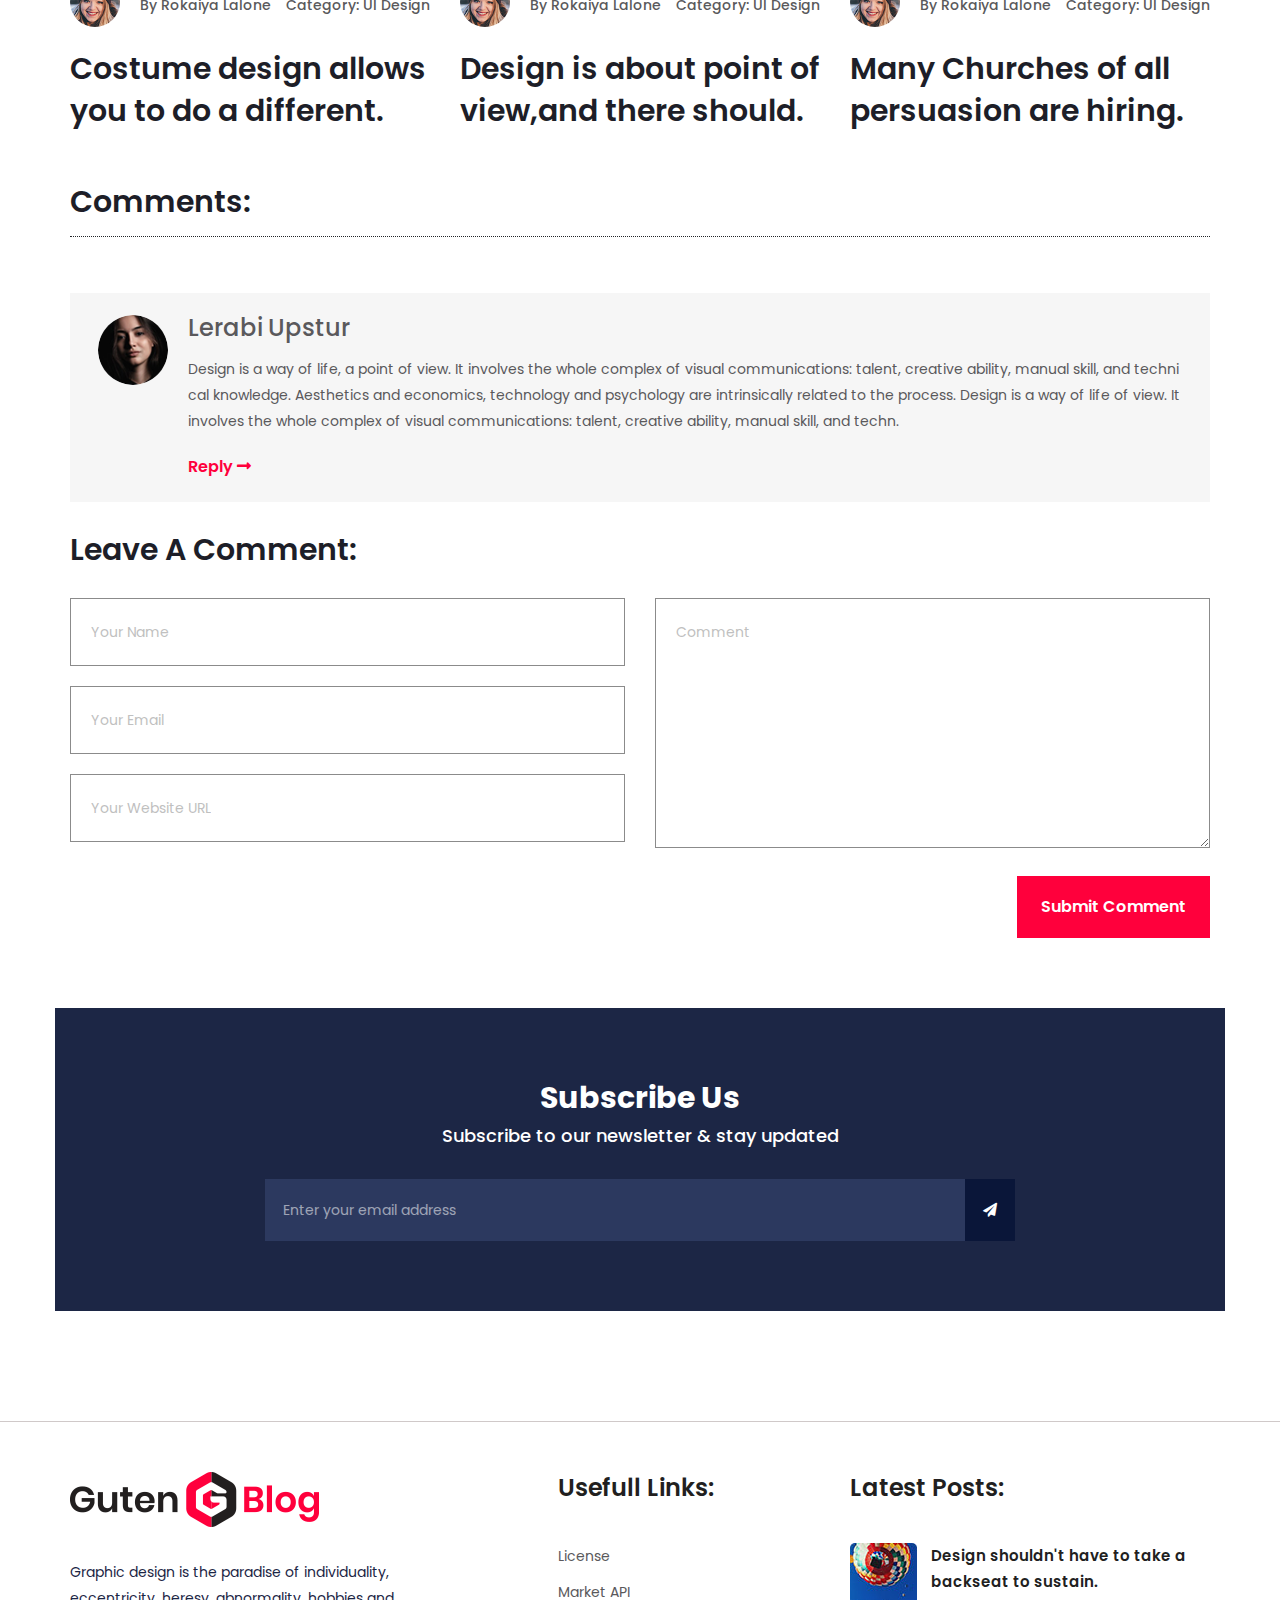
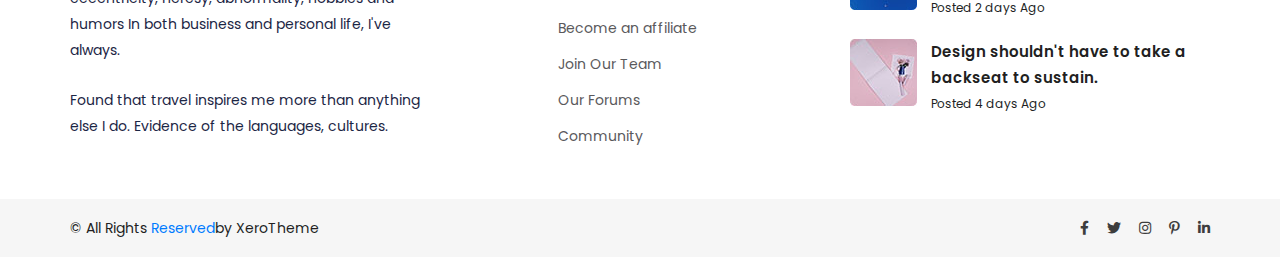
<file: photo.html>
<!DOCTYPE html>
<!--[if lt IE 7]><html class="no-js lt-ie9 lt-ie8 lt-ie7"><![endif]-->
<!--[if IE 7]><html class="no-js lt-ie9 lt-ie8"><![endif]-->
<!--[if IE 8]><html class="no-js lt-ie9"><![endif]-->
<!--[if gt IE 8]><!-->
<html lang="en" class="no-js">
<!--<![endif]-->

<head>
    <meta charset="utf-8">
    <meta http-equiv="X-UA-Compatible" content="IE=edge">
    <meta name="viewport" content="width=device-width, initial-scale=1, shrink-to-fit=no">
    <meta name="description" content="">
    <meta name="author" content="">
    <title>Single</title><!-- Standard Favicon -->
    <!-- Touch Icons - iOS and Android 2.1+ -->
    <link rel="apple-touch-icon" href="img/fav/android-icon-48x48.png">
    <link rel="apple-touch-icon" sizes="72x72" href="img/fav/android-icon-72x72.png" />
    <link rel="apple-touch-icon" sizes="114x114" href="img/fav/apple-icon-114x114.png" />
    <!--bootstrap v4.0.0-->
    <link rel="stylesheet" type="text/css" href="css/bootstrap.min.css">
    <!--animate-->
    <link rel="stylesheet" type="text/css" href="css/animate.css">
    <!--reset css-->
    <link rel="stylesheet" type="text/css" href="css/normalize.css">
    <!--main style-->
    <link rel="stylesheet" type="text/css" href="css/style.css">
    <!--fontawesome cdn-->
    <link href="https://use.fontawesome.com/releases/v5.0.8/css/all.css" rel="stylesheet">
    <!--google fonts-->
    <link href="https://fonts.googleapis.com/css?family=Poppins:400,500,600,700,900" rel="stylesheet">
    <!--modernizr-->
    <script src="js/vendor/modernizr.js"></script>
    <!--[if lt IE 9]><script src="js/html5/respond.min.js"></script><![endif]-->
</head>

<body data-spy="scroll" data-target=".navbar" data-offset="60">
    <div class="se-pre-con"></div><!-- main nav start -->
    <nav class="navbar navbar-expand-lg center-brand static-nav">
        <div class="container"><a class="navbar-brand" href="#"><img src="img/logo.png" alt="logo"
                    class="logo-default"></a>
            <div class="d-flex flex-row order-2 order-lg-3">
                <ul class="navbar-nav social-item flex-row">
                    <li class="nav-item"><a class="nav-link px-3" href="#"><i class="fab fa-facebook-f"></i></a></li>
                    <li class="nav-item"><a class="nav-link px-3" href="#"><i class="fab fa-twitter"></i></a></li>
                    <li class="nav-item"><a class="nav-link px-3" href="#"><i class="fab fa-instagram"></i></a></li>
                    <li class="nav-item"><a class="nav-link px-3" href="#"><i class="fab fa-pinterest-p"></i></a></li>
                    <li class="nav-item"><a class="nav-link px-3" href="#"><i class="fab fa-linkedin-in"></i></a></li>
                    <li class="nav-item search-box"><a class="nav-link px-4" href="#search"><i
                                class="fas fa-search"></i></a></li>
                </ul>
            </div><button class="navbar-toggler navbar-toggler-right collapsed" type="button" data-toggle="collapse"
                data-target="#xenav"><i class="fas fa-bars fa-2x"></i></button>
            <div class="collapse navbar-collapse order-3 order-lg-2" id="xenav">
                <ul class="navbar-nav ml-auto pr-5">
                    <li class="nav-item drop_menu"><a class="nav-link" href="index.html">Home <i
                                class="fas fa-caret-down"></i></a>
                        <ul>
                            <li><a href="index.html">Home 1</a></li>
                            <li><a href="index-2.html">Home 2</a></li>
                            <li><a href="index-3.html">Home 3</a></li>
                            <li><a href="index-4.html">Home 4</a></li>
                            <li><a href="index-5.html">Home 5</a></li>
                            <li><a href="index-6.html">Home 6</a></li>
                            <li><a href="index-7.html">Home 7</a></li>
                            <li><a href="index-8.html">Home 8</a></li>
                        </ul>
                    </li>
                    <li class="nav-item"><a class="nav-link" href="about.html">About Us</a></li>
                    <li class="nav-item"><a class="nav-link" href="contact.html">Contact</a></li>
                    <li class="nav-item drop_menu"><a class="nav-link" href="single.html">Blog Single <i
                                class="fas fa-caret-down"></i></a>
                        <ul>
                            <li><a href="single.html">Single Full</a></li>
                            <li><a href="single-left.html">Single Left</a></li>
                            <li><a href="single-right.html">Single Right</a></li>
                        </ul>
                    </li>
                </ul>
            </div>
        </div>
        <!--/.CONTAINER-->
    </nav><!-- /.navbar -->
    <!--popup search box-->
    <div id="search"><button type="button" class="close">×</button>
        <form><input type="search" value="" placeholder="type keyword(s) here" /><button type="submit"
                class="btn btn-primary">Search</button></form>
    </div>
    <!--popup search box-->
    <!--single post inside-->
    <section class="single-post-page">
        <div class="container">
            <div class="row">
                <div class="col-md-12">
                    <article class="full-width-post blog-post-single">
                        <div class="post-image"><img src="img/post-top.jpg" alt="" />
                            <div class="date">
                                <p>17th</p>
                                <hr>
                                <p>Sep / 28</p>
                            </div>
                        </div>
                        <ul class="post-under">
                            <li><img src="img/author.jpg" alt="" />By <a href="#">Rokaiya Lalone</a></li>
                            <li> Category: <a href="#">UI Design</a></li>
                        </ul>
                        <div class="post-content">
                            <h3>Design is a way of life, a point of view. It involves the whole complex visual
                                communications: talent, creative ability manual skill.</h3>
                            <p>Fear is present when we forget that we are a part of God's divine design. Learning to
                                experience authentic love means abandoning ego's insist nce that you have much to fear
                                and that you are in an unfriendly world. You can make the decision to be free from fear
                                and doubt and return to the brilliant light of love that is always with you. I think
                                fashion is a lot of fun. I love clothes. More than fashion or brand labels, I love
                                design. I love the thought that people put into clothes. I love when clothes make
                                cultural statements and I think personal style is really cool. I also freely recognize
                                that fashion should be a hobby.</p>
                            <ul>
                                <li><i class="fas fa-check"></i>Present when we forget that we are a part of God's
                                    divine design. Learning to</li>
                                <li><i class="fas fa-check"></i>Nce that you have much to fear and that you are in an
                                    unfriendly world</li>
                                <li><i class="fas fa-check"></i>To the brilliant light of love that is always with you.
                                    I think fashion is a lot of fun</li>
                                <li><i class="fas fa-check"></i>Love the thought that people put into clothes. I love
                                    when clothes make</li>
                            </ul>
                            <p>Fear is present when we forget that we are a part of God's divine design. Learning to
                                experience authentic love means abandoning ego's insist nce that you have much to fear
                                and that you are in an unfriendly world. You can make the decision to be free from fear
                                and doubt and return to the brilliant light of love that is always with you. I think
                                fashion is a lot of fun. I love clothes. More than fashion or brand labels, I love
                                design. I love the thought that people put into clothes. I love when clothes make
                                cultural statements and I think personal style is really cool. I also freely recognize
                                that fashion should be a hobby.</p>
                            <div class="post-img">
                                <div class="row">
                                    <div class="col-md-7"><img src="img/single/post1.jpg" alt="" /></div>
                                    <div class="col-md-5"><img src="img/single/post2.jpg" alt="" /></div>
                                </div>
                            </div>
                            <p>Fear is present when we forget that we are a part of God's divine design. Learning to
                                experience authentic love means abandoning ego's insistnce that you have much to fear
                                and that you are in an unfriendly world. You can make the decision to be free from fear
                                and doubt and return to the brilliant light of love that is always with you. I think
                                fashion is a lot of fun. I love clothes. More than fashion or brand labels, I love
                                design. I love the thought that people put into clothes. I love when clothes make
                                cultural statements and I think personal style is really cool. I also freely recognize
                                that fashion should be a hobby.</p>
                        </div>
                    </article>
                    <!--/.full-width-post-->
                </div>
                <div class="w-100"></div>
                <div class="col-md-12">
                    <div class="tags-share">
                        <div class="row">
                            <div class="col-md-5">
                                <ul class="text-left">
                                    <li><a href="#" class="fb"><i class="fab fa-facebook-f"></i></a></li>
                                    <li><a href="#" class="tw"><i class="fab fa-twitter"></i></a></li>
                                    <li><a href="#" class="pn"><i class="fab fa-pinterest-p"></i></a></li>
                                </ul>
                            </div>
                            <div class="col-md-7">
                                <ul class="text-right">
                                    <li><a href="#">Design</a></li>
                                    <li><a href="#">UI & UX</a></li>
                                    <li><a href="#">Inspiration</a></li>
                                    <li><a href="#">HTML</a></li>
                                </ul>
                            </div>
                        </div>
                    </div>
                    <!--/.tags-share-->
                </div>
                <div class="col-md-12">
                    <div class="single-author">
                        <div class="media"><img src="img/author.jpg" alt="" />
                            <div class="media-body">
                                <h3>Author:</h3>
                                <h3>Rokaiya Lebane</h3>
                                <p>Design is a way of life, a point of view. It involves the whole complex of visual
                                    communications: talent, creative ability, manual skill, and techni cal knowledge.
                                    Aesthetics and economics, technology and psychology are intrinsically related to the
                                    process. Design is a way of life of view. It involves the whole complex of
                                    visualcommunications: talent, creative ability, manual skill, and techn.</p>
                                <ul>
                                    <li><a href="#"><i class="fab fa-facebook-f"></i></a></li>
                                    <li><a href="#"><i class="fab fa-twitter"></i></a></li>
                                    <li><a href="#"><i class="fab fa-instagram"></i></a></li>
                                    <li><a href="#"><i class="fab fa-pinterest-p"></i></a></li>
                                    <li><a href="#"><i class="fab fa-linkedin-in"></i></a></li>
                                </ul>
                            </div>
                        </div>
                    </div>
                    <!--/.single-auuthor-->
                </div>
            </div>
        </div>
        <!--/.container-->
    </section>
    <!--single post inside-->
    <!--suggested post-->
    <div class="single-suggested-post">
        <div class="container">
            <div class="row">
                <div class="col-md-12">
                    <div class="sug-title">
                        <h3>You Might Also Like...</h3>
                    </div>
                </div>
                <div class="col-md-4">
                    <article class="blog-post-single">
                        <div class="post-image"><a href="#"><img src="img/single/sug1.jpg" height="470" alt="" /></a>
                            <div class="date">
                                <p>17th</p>
                                <p>Sep / 28</p>
                            </div>
                        </div>
                        <ul class="post-under">
                            <li><img src="img/author.jpg" alt="" />By <a href="#">Rokaiya Lalone</a></li>
                            <li> Category: <a href="#">UI Design</a></li>
                        </ul>
                        <div class="post-content">
                            <h3><a href="#">Costume design allows you to do a different.</a></h3>
                        </div>
                    </article>
                    <!--/.blog-post-single-->
                </div>
                <div class="col-md-4">
                    <article class="blog-post-single">
                        <div class="post-image"><a href="#"><img src="img/single/sug2.jpg" height="470" alt="" /></a>
                            <div class="date">
                                <p>17th</p>
                                <p>Sep / 28</p>
                            </div>
                        </div>
                        <ul class="post-under">
                            <li><img src="img/author.jpg" alt="" />By <a href="#">Rokaiya Lalone</a></li>
                            <li> Category: <a href="#">UI Design</a></li>
                        </ul>
                        <div class="post-content">
                            <h3><a href="#">Design is about point of view,and there should.</a></h3>
                        </div>
                    </article>
                    <!--/.blog-post-single-->
                </div>
                <div class="col-md-4">
                    <article class="blog-post-single">
                        <div class="post-image"><a href="#"><img src="img/single/sug3.jpg" height="470" alt="" /></a>
                            <div class="date">
                                <p>17th</p>
                                <p>Sep / 28</p>
                            </div>
                        </div>
                        <ul class="post-under">
                            <li><img src="img/author.jpg" alt="" />By <a href="#">Rokaiya Lalone</a></li>
                            <li> Category: <a href="#">UI Design</a></li>
                        </ul>
                        <div class="post-content">
                            <h3><a href="#">Many Churches of all persuasion are hiring.</a></h3>
                        </div>
                    </article>
                    <!--/.blog-post-single-->
                </div>
            </div>
        </div>
        <!--/.container-->
    </div>
    <!--suggested post-->
    <!--single-comment-->
    <div class="single-comment-page">
        <div class="container">
            <div class="row">
                <div class="col-md-12">
                    <div class="com-title">
                        <h3>Comments:</h3>
                    </div>
                </div>
                <div class="w-100"></div>
                <div class="col-md-12">
                    <div class="comment-view">
                        <div class="media"><img src="img/single/comment.png" alt="" />
                            <div class="media-body">
                                <h4>Lerabi Upstur</h4>
                                <p>Design is a way of life, a point of view. It involves the whole complex of visual
                                    communications: talent, creative ability, manual skill, and techni cal knowledge.
                                    Aesthetics and economics, technology and psychology are intrinsically related to the
                                    process. Design is a way of life of view. It involves the whole complex of visual
                                    communications: talent, creative ability, manual skill, and techn.</p><a
                                    href="#">Reply <i class="fas fa-long-arrow-alt-right"></i></a>
                            </div>
                        </div>
                    </div>
                    <!--/.comment-view-->
                    <div class="comment-box">
                        <h3>Leave A Comment:</h3>
                        <form>
                            <div class="row">
                                <div class="col-md-6"><input type="text" placeholder="Your Name" /><input type="email"
                                        placeholder="Your Email" /><input type="text" placeholder="Your Website URL" />
                                </div>
                                <div class="col-md-6"><textarea rows="8" placeholder="Comment"></textarea></div>
                                <div class="col-md-12 text-right"><button type="submit">Submit Comment</button></div>
                            </div>
                        </form>
                    </div>
                </div>
            </div>
        </div>
        <!--/.container-->
    </div>
    <!--single-comment-->
    <!--newsletter-->
    <section class="blog-newsletter">
        <div class="container">
            <div class="row">
                <div class="col-md-8 offset-md-2">
                    <div class="inside-sub">
                        <h3>Subscribe Us</h3>
                        <p>Subscribe to our newsletter & stay updated</p>
                        <form><input type="email" placeholder="Enter your email address" /><button type="submit"><i
                                    class="fas fa-paper-plane"></i></button></form>
                    </div>
                    <!--/.inside-sub-->
                </div>
            </div>
        </div>
        <!--/.container-->
    </section>
    <!--/.newsletter-->
    <!--footer widget-->
    <footer class="footer-widget">
        <div class="container">
            <div class="row">
                <div class="col-md-4">
                    <div class="fwidget-one"><img src="img/logo.png" alt="" />
                        <p>Graphic design is the paradise of individuality, eccentricity, heresy, abnormality, hobbies
                            and humors In both business and personal life, I've always.</p>
                        <p>Found that travel inspires me more than anything else I do. Evidence of the languages,
                            cultures.</p>
                    </div>
                    <!--/.widget-one-->
                </div>
                <div class="col-md-2 offset-md-1">
                    <div class="fwidget-link">
                        <h3>Usefull Links:</h3>
                        <ul>
                            <li><a href="#">License</a></li>
                            <li><a href="#">Market API</a></li>
                            <li><a href="#">Become an affiliate</a></li>
                            <li><a href="#">Join Our Team</a></li>
                            <li><a href="#">Our Forums</a></li>
                            <li><a href="#">Community</a></li>
                        </ul>
                    </div>
                    <!--/.fwidget-link-->
                </div>
                <div class="col-md-4 offset-md-1">
                    <div class="fwidget-latest">
                        <h3>Latest Posts:</h3>
                        <ul class="list-unstyled">
                            <li class="media"><img src="img/thumb1.jpg" alt="">
                                <div class="media-body"><a href="#">Design shouldn't have to take a backseat to
                                        sustain.</a>
                                    <p>Posted 2 days Ago</p>
                                </div>
                            </li>
                            <li class="media"><img src="img/thumb2.jpg" alt="">
                                <div class="media-body"><a href="#">Design shouldn't have to take a backseat to
                                        sustain.</a>
                                    <p>Posted 4 days Ago</p>
                                </div>
                            </li>
                        </ul>
                    </div>
                    <!--/.fwidget-latest-->
                </div>
            </div>
        </div>
        <!--/.container-->
    </footer>
    <!--/.footer widget-->
    <!--footer copyright-->
    <footer class="copy-right">
        <div class="container">
            <div class="row">
                <div class="col-md-6">
                    <div class="copyright-text">
                        <p>&copy; All Rights <a href="http://www.bootstrapmb.com/" title="bootstrapmb">Reserved</a>by
                            XeroTheme</p>
                    </div>
                </div>
                <div class="col-md-6">
                    <div class="footer-social">
                        <ul>
                            <li><a href="#"><i class="fab fa-facebook-f"></i></a></li>
                            <li><a href="#"><i class="fab fa-twitter"></i></a></li>
                            <li><a href="#"><i class="fab fa-instagram"></i></a></li>
                            <li><a href="#"><i class="fab fa-pinterest-p"></i></a></li>
                            <li><a href="#"><i class="fab fa-linkedin-in"></i></a></li>
                        </ul>
                    </div>
                </div>
            </div>
        </div>
        <!--/.container-->
    </footer>
    <!--/.footer copyright-->
    <!--jquery-->
    <script src="js/jquery-1.12.4.min.js"></script>
    <!--bootstrap v4 js-->
    <script src="js/vendor/bootstrap.min.js"></script>
    <!--popper js-->
    <script src="js/vendor/popper.min.js"></script>
    <!--wow js-->
    <script src="js/vendor/wow-min.js"></script>
    <!--easing js-->
    <script src="js/vendor/easing.js"></script>
    <!--main script-->
    <script src="js/main.js"></script>
</body>

</html>
</file>
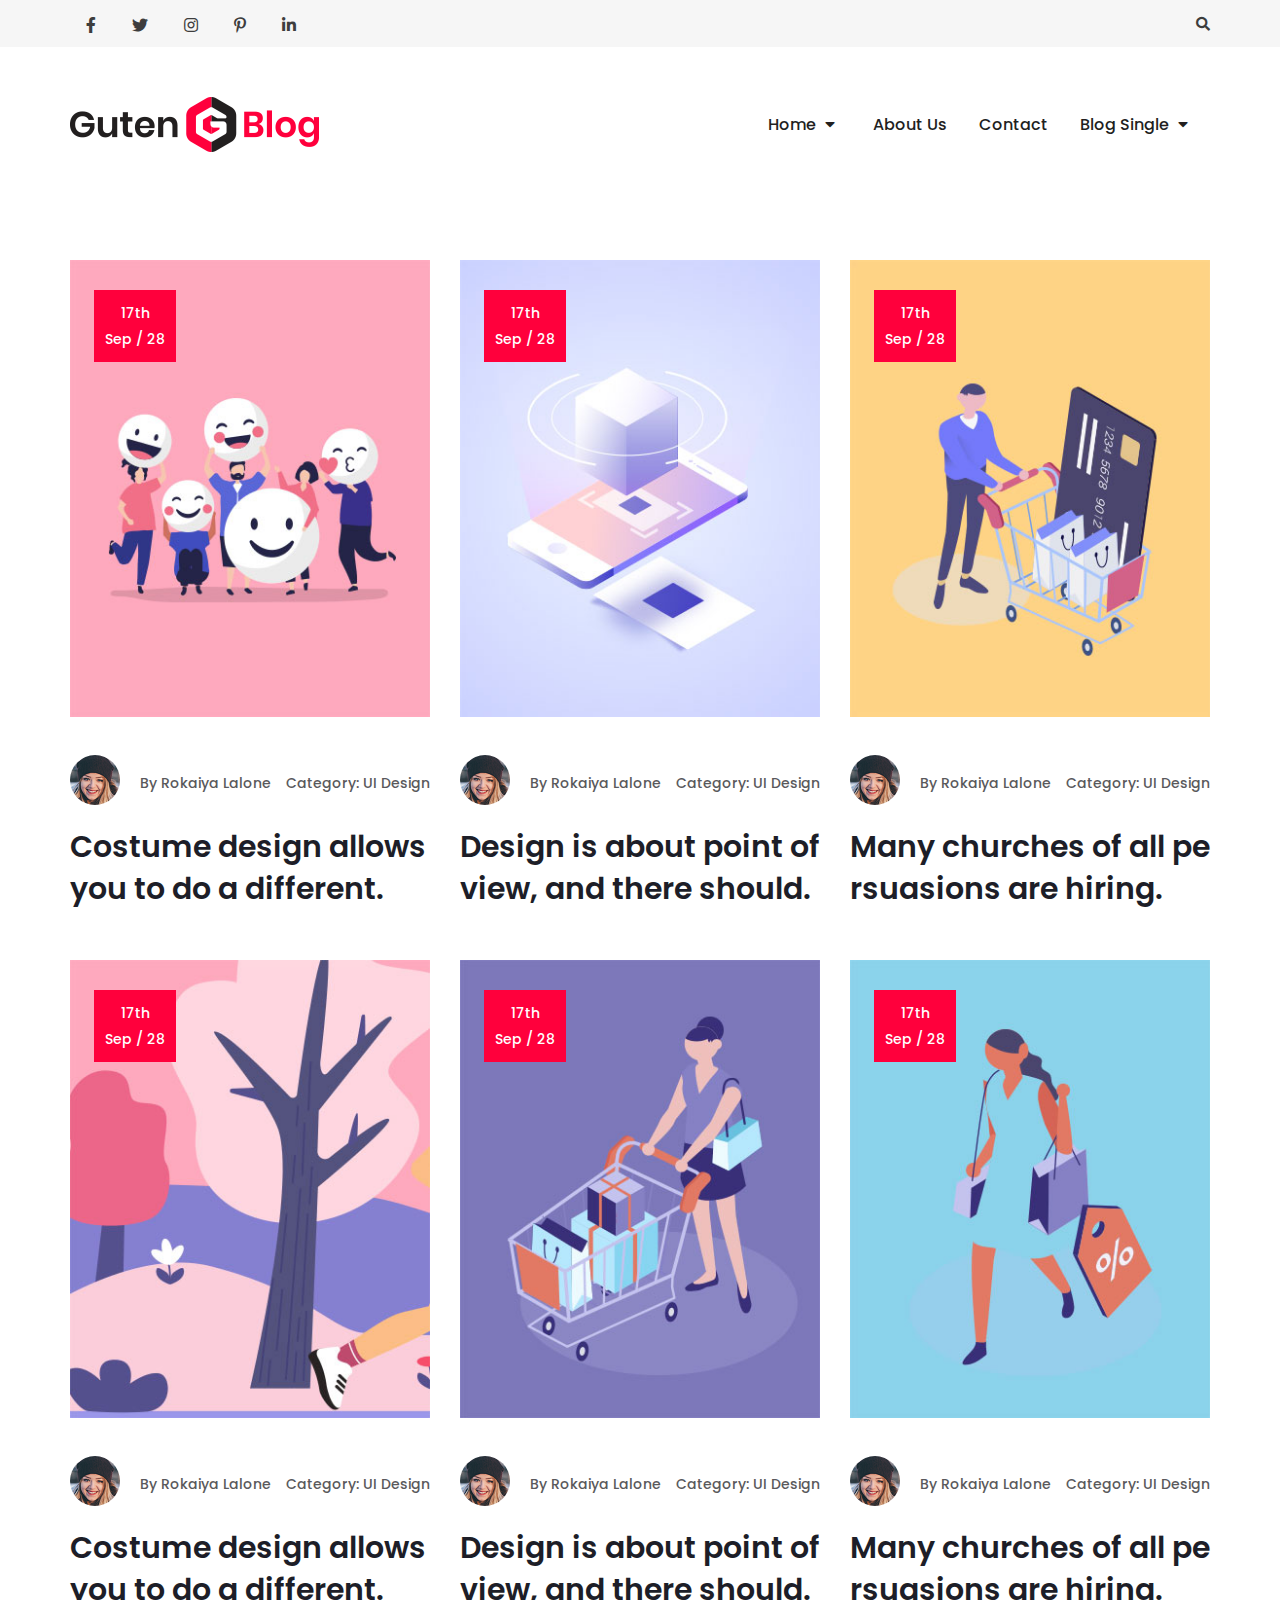
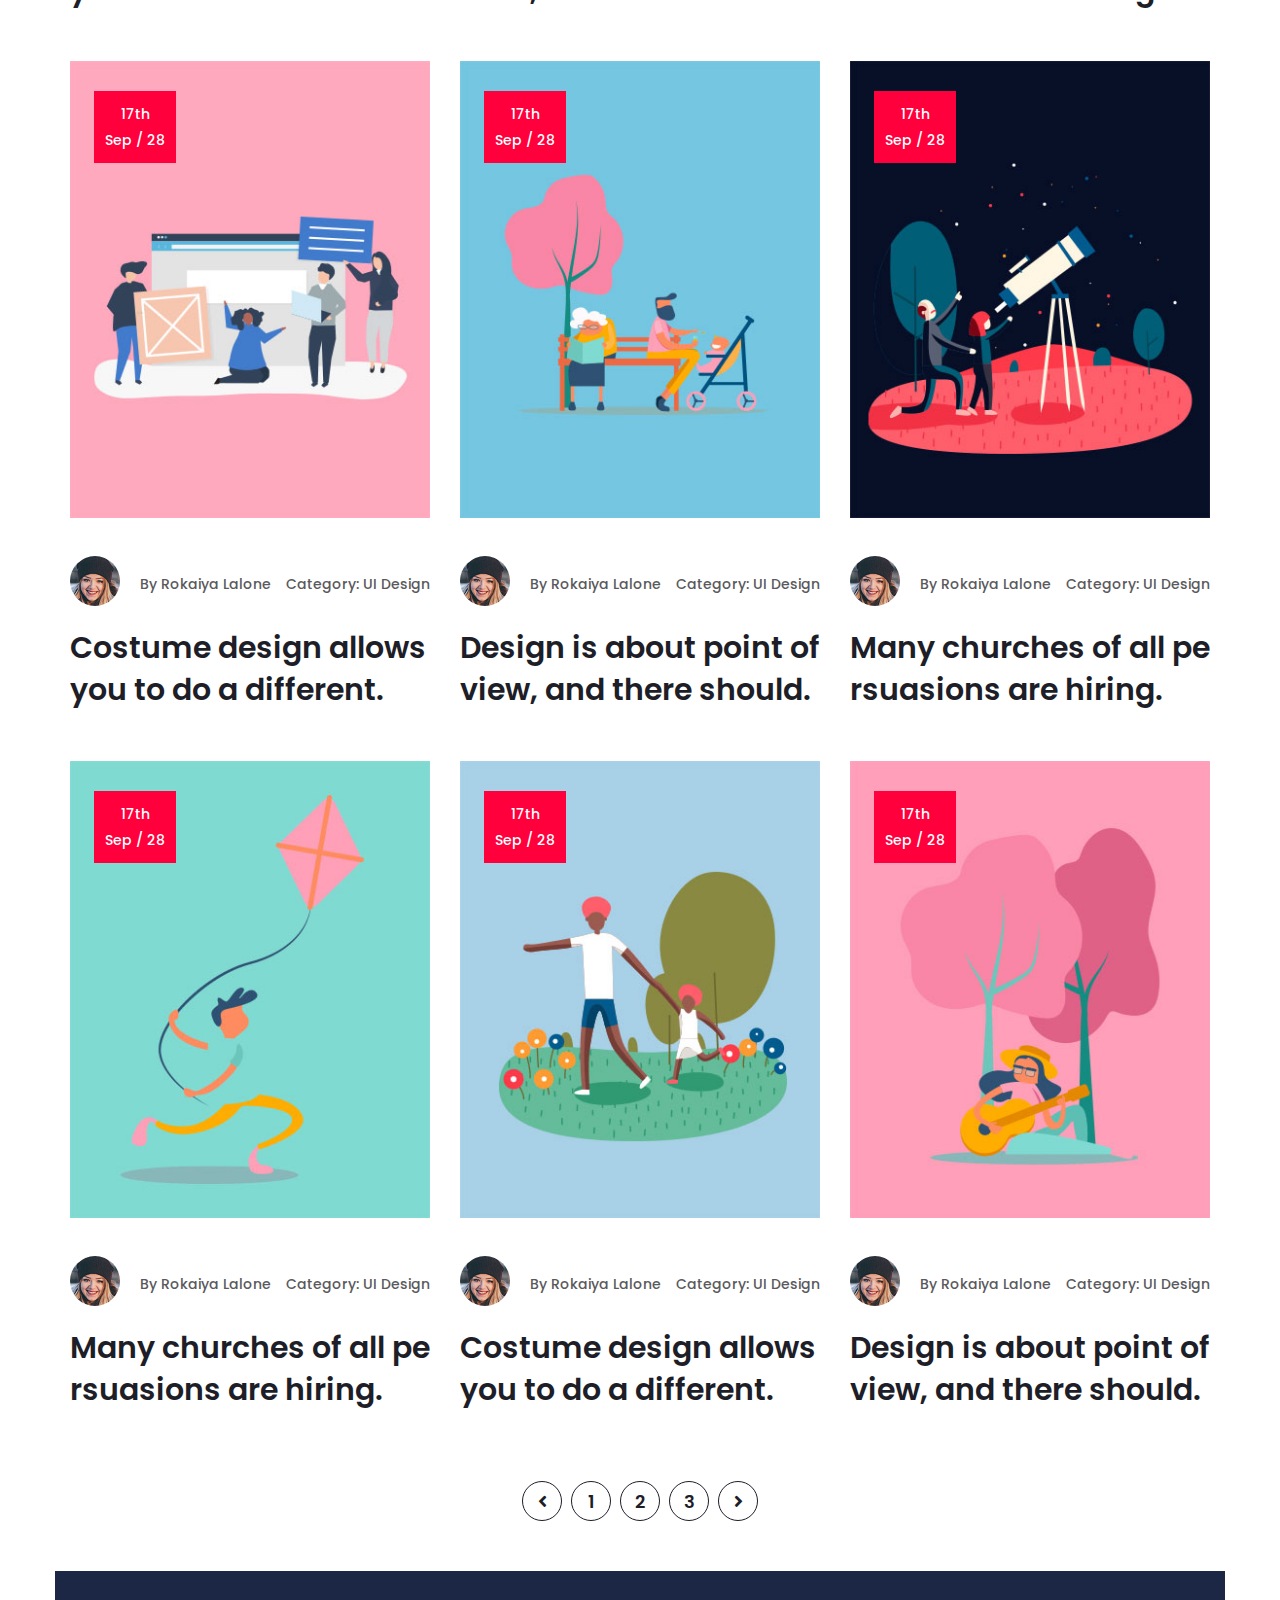
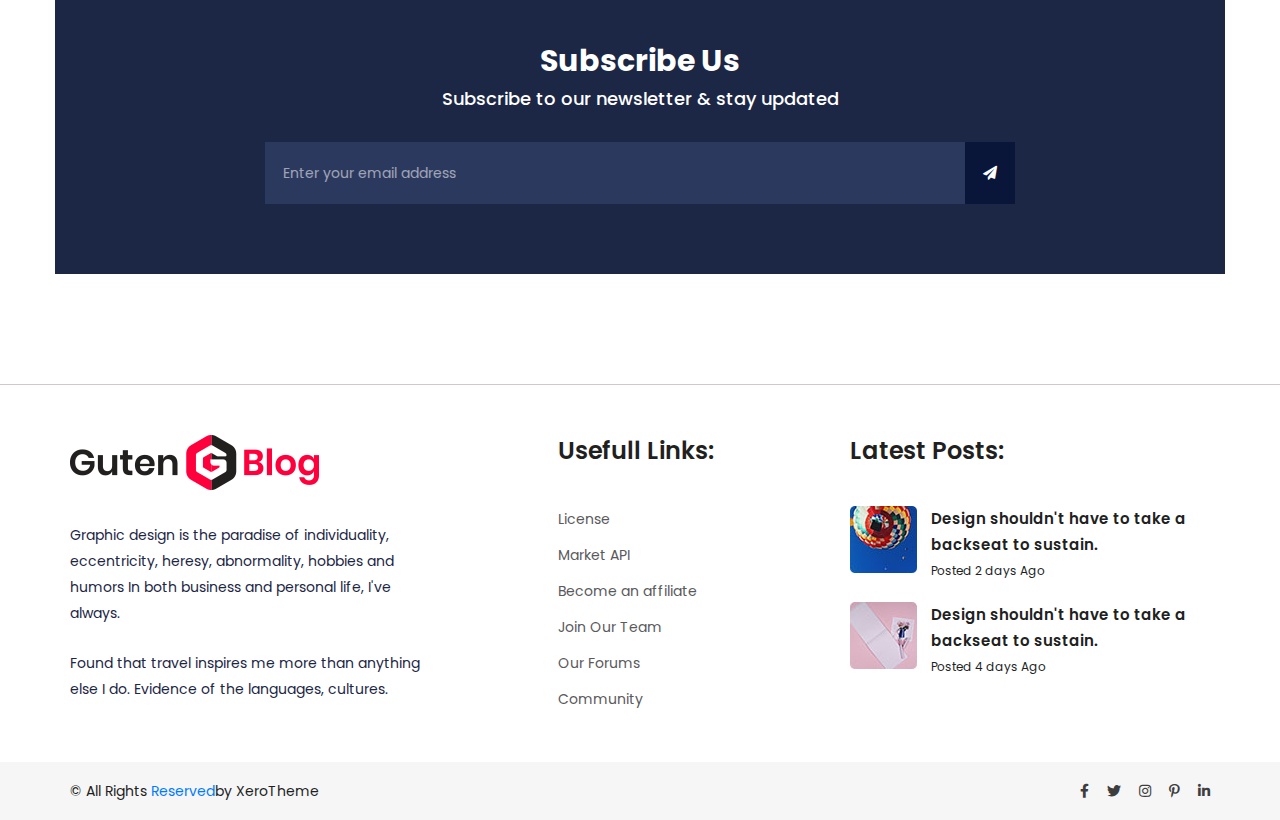
<file: search.html>
<!DOCTYPE html>
<!--[if lt IE 7]><html class="no-js lt-ie9 lt-ie8 lt-ie7"><![endif]-->
<!--[if IE 7]><html class="no-js lt-ie9 lt-ie8"><![endif]-->
<!--[if IE 8]><html class="no-js lt-ie9"><![endif]-->
<!--[if gt IE 8]><!-->
<html lang="en" class="no-js">
<!--<![endif]-->

<head>
    <meta charset="utf-8">
    <meta http-equiv="X-UA-Compatible" content="IE=edge">
    <meta name="viewport" content="width=device-width, initial-scale=1, shrink-to-fit=no">
    <meta name="description" content="">
    <meta name="author" content="">
    <title>Home</title><!-- Standard Favicon -->
    <!-- Touch Icons - iOS and Android 2.1+ -->
    <link rel="apple-touch-icon" href="img/fav/android-icon-48x48.png">
    <link rel="apple-touch-icon" sizes="72x72" href="img/fav/android-icon-72x72.png" />
    <link rel="apple-touch-icon" sizes="114x114" href="img/fav/apple-icon-114x114.png" />
    <!--bootstrap v4.0.0-->
    <link rel="stylesheet" type="text/css" href="css/bootstrap.min.css">
    <!--animate-->
    <link rel="stylesheet" type="text/css" href="css/animate.css">
    <!--reset css-->
    <link rel="stylesheet" type="text/css" href="css/normalize.css">
    <!--main style-->
    <link rel="stylesheet" type="text/css" href="css/style.css">
    <!--fontawesome cdn-->
    <link href="https://use.fontawesome.com/releases/v5.0.8/css/all.css" rel="stylesheet">
    <!--google fonts-->
    <link href="https://fonts.googleapis.com/css?family=Poppins:400,500,600,700,900" rel="stylesheet">
    <!--modernizr-->
    <script src="js/vendor/modernizr.js"></script>
    <!--[if lt IE 9]><script src="js/html5/respond.min.js"></script><![endif]-->
</head>

<body data-spy="scroll" data-target=".navbar" data-offset="60">
    <div class="se-pre-con"></div>
    <!--first logo & social-->
    <header class="top-log-social home3">
        <div class="container">
            <div class="row">
                <div class="col-md-8 col-sm-10">
                    <div class="social text-left">
                        <ul class="social-item">
                            <li class="nav-item"><a class="nav-link" href="#"><i class="fab fa-facebook-f"></i></a></li>
                            <li class="nav-item"><a class="nav-link" href="#"><i class="fab fa-twitter"></i></a></li>
                            <li class="nav-item"><a class="nav-link" href="#"><i class="fab fa-instagram"></i></a></li>
                            <li class="nav-item"><a class="nav-link" href="#"><i class="fab fa-pinterest-p"></i></a>
                            </li>
                            <li class="nav-item"><a class="nav-link" href="#"><i class="fab fa-linkedin-in"></i></a>
                            </li>
                        </ul>
                    </div>
                    <!--/.social-->
                </div>
                <div class="col-md-4 col-sm-2">
                    <div class="search-btn text-right">
                        <ul>
                            <li class="nav-item search-box"><a href="#search"><i class="fas fa-search"></i></a></li>
                        </ul>
                    </div>
                </div>
            </div>
        </div>
        <!--/.container-->
    </header>
    <!--/.first logo & social-->
    <!-- main nav start -->
    <nav class="navbar navbar-expand-lg center-brand static-nav">
        <div class="container"><a href="#" class="center-brand"><img src="img/logo.png" alt="" /></a><button
                class="navbar-toggler navbar-toggler-right collapsed" type="button" data-toggle="collapse"
                data-target="#xenav"><i class="fas fa-bars fa-2x"></i></button>
            <div class="collapse navbar-collapse" id="xenav">
                <ul class="navbar-nav ml-auto">
                    <li class="nav-item drop_menu"><a class="nav-link" href="index.html">Home <i
                                class="fas fa-caret-down"></i></a>
                        <ul>
                            <li><a href="index.html">Home 1</a></li>
                            <li><a href="index-2.html">Home 2</a></li>
                            <li><a href="index-3.html">Home 3</a></li>
                            <li><a href="index-4.html">Home 4</a></li>
                            <li><a href="index-5.html">Home 5</a></li>
                            <li><a href="index-6.html">Home 6</a></li>
                            <li><a href="index-7.html">Home 7</a></li>
                            <li><a href="index-8.html">Home 8</a></li>
                        </ul>
                    </li>
                    <li class="nav-item"><a class="nav-link" href="about.html">About Us</a></li>
                    <li class="nav-item"><a class="nav-link" href="contact.html">Contact</a></li>
                    <li class="nav-item drop_menu"><a class="nav-link" href="single.html">Blog Single <i
                                class="fas fa-caret-down"></i></a>
                        <ul>
                            <li><a href="single.html">Single Full</a></li>
                            <li><a href="single-left.html">Single Left</a></li>
                            <li><a href="single-right.html">Single Right</a></li>
                        </ul>
                    </li>
                </ul>
            </div>
        </div>
        <!--/.CONTAINER-->
    </nav><!-- /.navbar -->
    <!--popup search box-->
    <div id="search"><button type="button" class="close">×</button>
        <form><input type="search" value="" placeholder="type keyword(s) here" /><button type="submit"
                class="btn btn-primary">Search</button></form>
    </div>
    <!--popup search box-->
    <!--blog all post-->
    <section class="blog-post-all">
        <div class="container">
            <div class="row">
                <div class="col-md-4">
                    <article class="blog-post-single">
                        <div class="post-image"><a href="single.html"><img src="img/home3/img1.jpg" alt="" /></a>
                            <div class="date">
                                <p>17th</p>
                                <p>Sep / 28</p>
                            </div>
                        </div>
                        <ul class="post-under">
                            <li><img src="img/author.jpg" alt="" />By <a href="#">Rokaiya Lalone</a></li>
                            <li> Category: <a href="#">UI Design</a></li>
                        </ul>
                        <div class="post-content">
                            <h3><a href="single.html">Costume design allows you to do a different.</a></h3>
                        </div>
                    </article>
                    <!--/.blog-post-single-->
                </div>
                <div class="col-md-4">
                    <article class="blog-post-single">
                        <div class="post-image"><a href="single.html"><img src="img/home3/img2.jpg" alt="" /></a>
                            <div class="date">
                                <p>17th</p>
                                <p>Sep / 28</p>
                            </div>
                        </div>
                        <ul class="post-under">
                            <li><img src="img/author.jpg" alt="" />By <a href="#">Rokaiya Lalone</a></li>
                            <li> Category: <a href="#">UI Design</a></li>
                        </ul>
                        <div class="post-content">
                            <h3><a href="single.html">Design is about point of view, and there should.</a></h3>
                        </div>
                    </article>
                    <!--/.blog-post-single-->
                </div>
                <div class="col-md-4">
                    <article class="blog-post-single">
                        <div class="post-image"><a href="single.html"><img src="img/home3/img3.jpg" alt="" /></a>
                            <div class="date">
                                <p>17th</p>
                                <p>Sep / 28</p>
                            </div>
                        </div>
                        <ul class="post-under">
                            <li><img src="img/author.jpg" alt="" />By <a href="#">Rokaiya Lalone</a></li>
                            <li> Category: <a href="#">UI Design</a></li>
                        </ul>
                        <div class="post-content">
                            <h3><a href="single.html">Many churches of all pe rsuasions are hiring.</a></h3>
                        </div>
                    </article>
                    <!--/.blog-post-single-->
                </div>
                <div class="col-md-4">
                    <article class="blog-post-single">
                        <div class="post-image"><a href="single.html"><img src="img/home3/img4.jpg" alt="" /></a>
                            <div class="date">
                                <p>17th</p>
                                <p>Sep / 28</p>
                            </div>
                        </div>
                        <ul class="post-under">
                            <li><img src="img/author.jpg" alt="" />By <a href="#">Rokaiya Lalone</a></li>
                            <li> Category: <a href="#">UI Design</a></li>
                        </ul>
                        <div class="post-content">
                            <h3><a href="single.html">Costume design allows you to do a different.</a></h3>
                        </div>
                    </article>
                    <!--/.blog-post-single-->
                </div>
                <div class="col-md-4">
                    <article class="blog-post-single">
                        <div class="post-image"><a href="single.html"><img src="img/home3/img5.jpg" alt="" /></a>
                            <div class="date">
                                <p>17th</p>
                                <p>Sep / 28</p>
                            </div>
                        </div>
                        <ul class="post-under">
                            <li><img src="img/author.jpg" alt="" />By <a href="#">Rokaiya Lalone</a></li>
                            <li> Category: <a href="#">UI Design</a></li>
                        </ul>
                        <div class="post-content">
                            <h3><a href="single.html">Design is about point of view, and there should.</a></h3>
                        </div>
                    </article>
                    <!--/.blog-post-single-->
                </div>
                <div class="col-md-4">
                    <article class="blog-post-single">
                        <div class="post-image"><a href="single.html"><img src="img/home3/img6.jpg" alt="" /></a>
                            <div class="date">
                                <p>17th</p>
                                <p>Sep / 28</p>
                            </div>
                        </div>
                        <ul class="post-under">
                            <li><img src="img/author.jpg" alt="" />By <a href="#">Rokaiya Lalone</a></li>
                            <li> Category: <a href="#">UI Design</a></li>
                        </ul>
                        <div class="post-content">
                            <h3><a href="single.html">Many churches of all pe rsuasions are hiring.</a></h3>
                        </div>
                    </article>
                    <!--/.blog-post-single-->
                </div>
                <div class="col-md-4">
                    <article class="blog-post-single">
                        <div class="post-image"><a href="single.html"><img src="img/home3/img7.jpg" alt="" /></a>
                            <div class="date">
                                <p>17th</p>
                                <p>Sep / 28</p>
                            </div>
                        </div>
                        <ul class="post-under">
                            <li><img src="img/author.jpg" alt="" />By <a href="#">Rokaiya Lalone</a></li>
                            <li> Category: <a href="#">UI Design</a></li>
                        </ul>
                        <div class="post-content">
                            <h3><a href="single.html">Costume design allows you to do a different.</a></h3>
                        </div>
                    </article>
                    <!--/.blog-post-single-->
                </div>
                <div class="col-md-4">
                    <article class="blog-post-single">
                        <div class="post-image"><a href="single.html"><img src="img/home3/img8.jpg" alt="" /></a>
                            <div class="date">
                                <p>17th</p>
                                <p>Sep / 28</p>
                            </div>
                        </div>
                        <ul class="post-under">
                            <li><img src="img/author.jpg" alt="" />By <a href="#">Rokaiya Lalone</a></li>
                            <li> Category: <a href="#">UI Design</a></li>
                        </ul>
                        <div class="post-content">
                            <h3><a href="single.html">Design is about point of view, and there should.</a></h3>
                        </div>
                    </article>
                    <!--/.blog-post-single-->
                </div>
                <div class="col-md-4">
                    <article class="blog-post-single">
                        <div class="post-image"><a href="single.html"><img src="img/home3/img9.jpg" alt="" /></a>
                            <div class="date">
                                <p>17th</p>
                                <p>Sep / 28</p>
                            </div>
                        </div>
                        <ul class="post-under">
                            <li><img src="img/author.jpg" alt="" />By <a href="#">Rokaiya Lalone</a></li>
                            <li> Category: <a href="#">UI Design</a></li>
                        </ul>
                        <div class="post-content">
                            <h3><a href="single.html">Many churches of all pe rsuasions are hiring.</a></h3>
                        </div>
                    </article>
                    <!--/.blog-post-single-->
                </div>
                <div class="col-md-4">
                    <article class="blog-post-single">
                        <div class="post-image"><a href="single.html"><img src="img/home3/img12.jpg" alt="" /></a>
                            <div class="date">
                                <p>17th</p>
                                <p>Sep / 28</p>
                            </div>
                        </div>
                        <ul class="post-under">
                            <li><img src="img/author.jpg" alt="" />By <a href="#">Rokaiya Lalone</a></li>
                            <li> Category: <a href="#">UI Design</a></li>
                        </ul>
                        <div class="post-content">
                            <h3><a href="single.html">Many churches of all pe rsuasions are hiring.</a></h3>
                        </div>
                    </article>
                    <!--/.blog-post-single-->
                </div>
                <div class="col-md-4">
                    <article class="blog-post-single">
                        <div class="post-image"><a href="single.html"><img src="img/home3/img10.jpg" alt="" /></a>
                            <div class="date">
                                <p>17th</p>
                                <p>Sep / 28</p>
                            </div>
                        </div>
                        <ul class="post-under">
                            <li><img src="img/author.jpg" alt="" />By <a href="#">Rokaiya Lalone</a></li>
                            <li> Category: <a href="#">UI Design</a></li>
                        </ul>
                        <div class="post-content">
                            <h3><a href="single.html">Costume design allows you to do a different.</a></h3>
                        </div>
                    </article>
                    <!--/.blog-post-single-->
                </div>
                <div class="col-md-4">
                    <article class="blog-post-single">
                        <div class="post-image"><a href="single.html"><img src="img/home3/img11.jpg" alt="" /></a>
                            <div class="date">
                                <p>17th</p>
                                <p>Sep / 28</p>
                            </div>
                        </div>
                        <ul class="post-under">
                            <li><img src="img/author.jpg" alt="" />By <a href="#">Rokaiya Lalone</a></li>
                            <li> Category: <a href="#">UI Design</a></li>
                        </ul>
                        <div class="post-content">
                            <h3><a href="single.html">Design is about point of view, and there should.</a></h3>
                        </div>
                    </article>
                    <!--/.blog-post-single-->
                </div>
            </div>
            <div class="w-100"></div>
            <!--pagination-->
            <div class="row">
                <div class="col-md-12">
                    <nav aria-label="Page navigation example">
                        <ul class="pagination justify-content-center">
                            <li class="page-item"><a class="page-link" href="#" aria-label="Previous"><i
                                        class="fas fa-angle-left"></i><span class="sr-only">Previous</span></a></li>
                            <li class="page-item"><a class="page-link" href="#">1</a></li>
                            <li class="page-item"><a class="page-link" href="#">2</a></li>
                            <li class="page-item"><a class="page-link" href="#">3</a></li>
                            <li class="page-item"><a class="page-link" href="#" aria-label="Next"><i
                                        class="fas fa-angle-right"></i><span class="sr-only">Next</span></a></li>
                        </ul>
                    </nav>
                </div>
            </div>
            <!--pagination-->
        </div>
        <!--/.container-->
    </section>
    <!--/.blog all post-->
    <!--newsletter-->
    <section class="blog-newsletter">
        <div class="container">
            <div class="row">
                <div class="col-md-8 offset-md-2">
                    <div class="inside-sub">
                        <h3>Subscribe Us</h3>
                        <p>Subscribe to our newsletter & stay updated</p>
                        <form><input type="email" placeholder="Enter your email address" /><button type="submit"><i
                                    class="fas fa-paper-plane"></i></button></form>
                    </div>
                    <!--/.inside-sub-->
                </div>
            </div>
        </div>
        <!--/.container-->
    </section>
    <!--/.newsletter-->
    <!--footer widget-->
    <footer class="footer-widget">
        <div class="container">
            <div class="row">
                <div class="col-md-4">
                    <div class="fwidget-one"><img src="img/logo.png" alt="" />
                        <p>Graphic design is the paradise of individuality, eccentricity, heresy, abnormality, hobbies
                            and humors In both business and personal life, I've always.</p>
                        <p>Found that travel inspires me more than anything else I do. Evidence of the languages,
                            cultures.</p>
                    </div>
                    <!--/.widget-one-->
                </div>
                <div class="col-md-2 offset-md-1">
                    <div class="fwidget-link">
                        <h3>Usefull Links:</h3>
                        <ul>
                            <li><a href="#">License</a></li>
                            <li><a href="#">Market API</a></li>
                            <li><a href="#">Become an affiliate</a></li>
                            <li><a href="#">Join Our Team</a></li>
                            <li><a href="#">Our Forums</a></li>
                            <li><a href="#">Community</a></li>
                        </ul>
                    </div>
                    <!--/.fwidget-link-->
                </div>
                <div class="col-md-4 offset-md-1">
                    <div class="fwidget-latest">
                        <h3>Latest Posts:</h3>
                        <ul class="list-unstyled">
                            <li class="media"><img src="img/thumb1.jpg" alt="">
                                <div class="media-body"><a href="#">Design shouldn't have to take a backseat to
                                        sustain.</a>
                                    <p>Posted 2 days Ago</p>
                                </div>
                            </li>
                            <li class="media"><img src="img/thumb2.jpg" alt="">
                                <div class="media-body"><a href="#">Design shouldn't have to take a backseat to
                                        sustain.</a>
                                    <p>Posted 4 days Ago</p>
                                </div>
                            </li>
                        </ul>
                    </div>
                    <!--/.fwidget-latest-->
                </div>
            </div>
        </div>
        <!--/.container-->
    </footer>
    <!--/.footer widget-->
    <!--footer copyright-->
    <footer class="copy-right">
        <div class="container">
            <div class="row">
                <div class="col-md-6">
                    <div class="copyright-text">
                        <p>&copy; All Rights <a href="http://www.bootstrapmb.com/" title="bootstrapmb">Reserved</a>by
                            XeroTheme</p>
                    </div>
                </div>
                <div class="col-md-6">
                    <div class="footer-social">
                        <ul>
                            <li><a href="#"><i class="fab fa-facebook-f"></i></a></li>
                            <li><a href="#"><i class="fab fa-twitter"></i></a></li>
                            <li><a href="#"><i class="fab fa-instagram"></i></a></li>
                            <li><a href="#"><i class="fab fa-pinterest-p"></i></a></li>
                            <li><a href="#"><i class="fab fa-linkedin-in"></i></a></li>
                        </ul>
                    </div>
                </div>
            </div>
        </div>
        <!--/.container-->
    </footer>
    <!--/.footer copyright-->
    <!--jquery-->
    <script src="js/jquery-1.12.4.min.js"></script>
    <!--bootstrap v4 js-->
    <script src="js/vendor/bootstrap.min.js"></script>
    <!--popper js-->
    <script src="js/vendor/popper.min.js"></script>
    <!--wow js-->
    <script src="js/vendor/wow-min.js"></script>
    <!--easing js-->
    <script src="js/vendor/easing.js"></script>
    <!--main script-->
    <script src="js/main.js"></script>
</body>

</html>
</file>
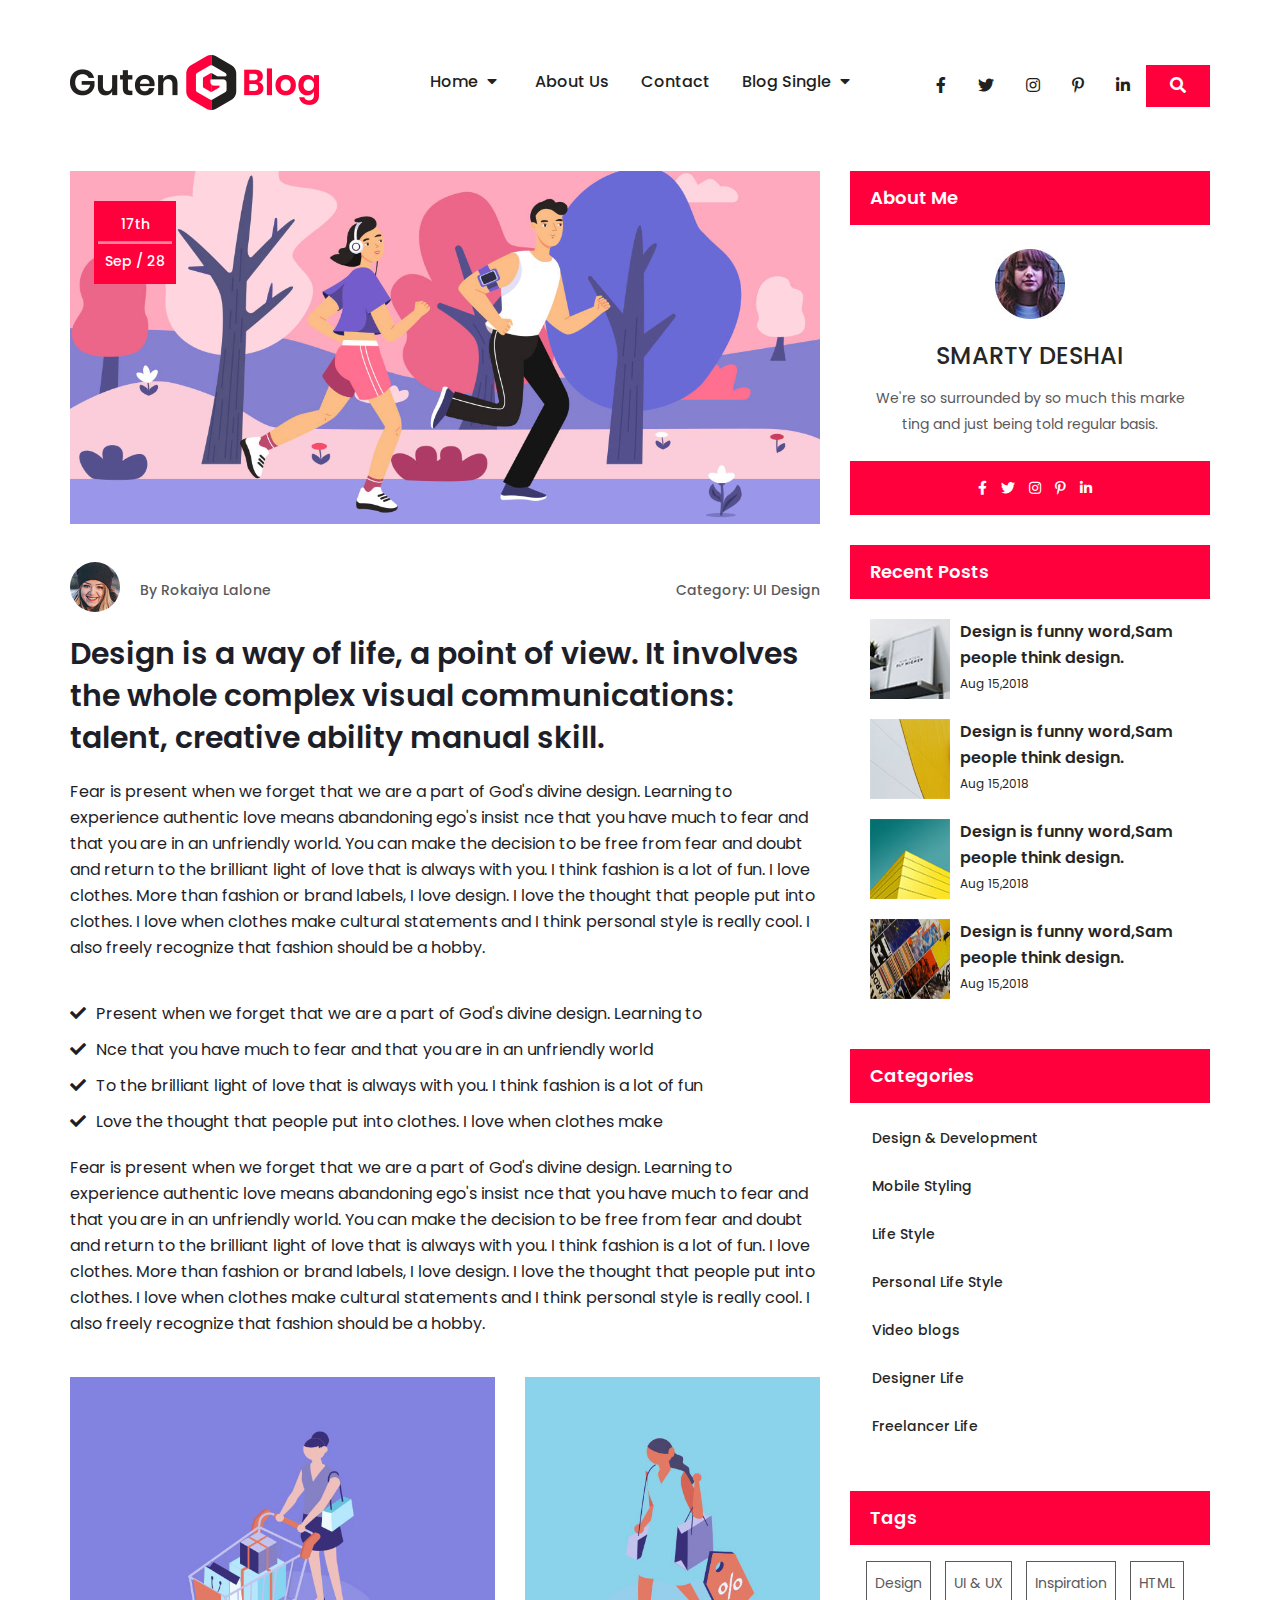
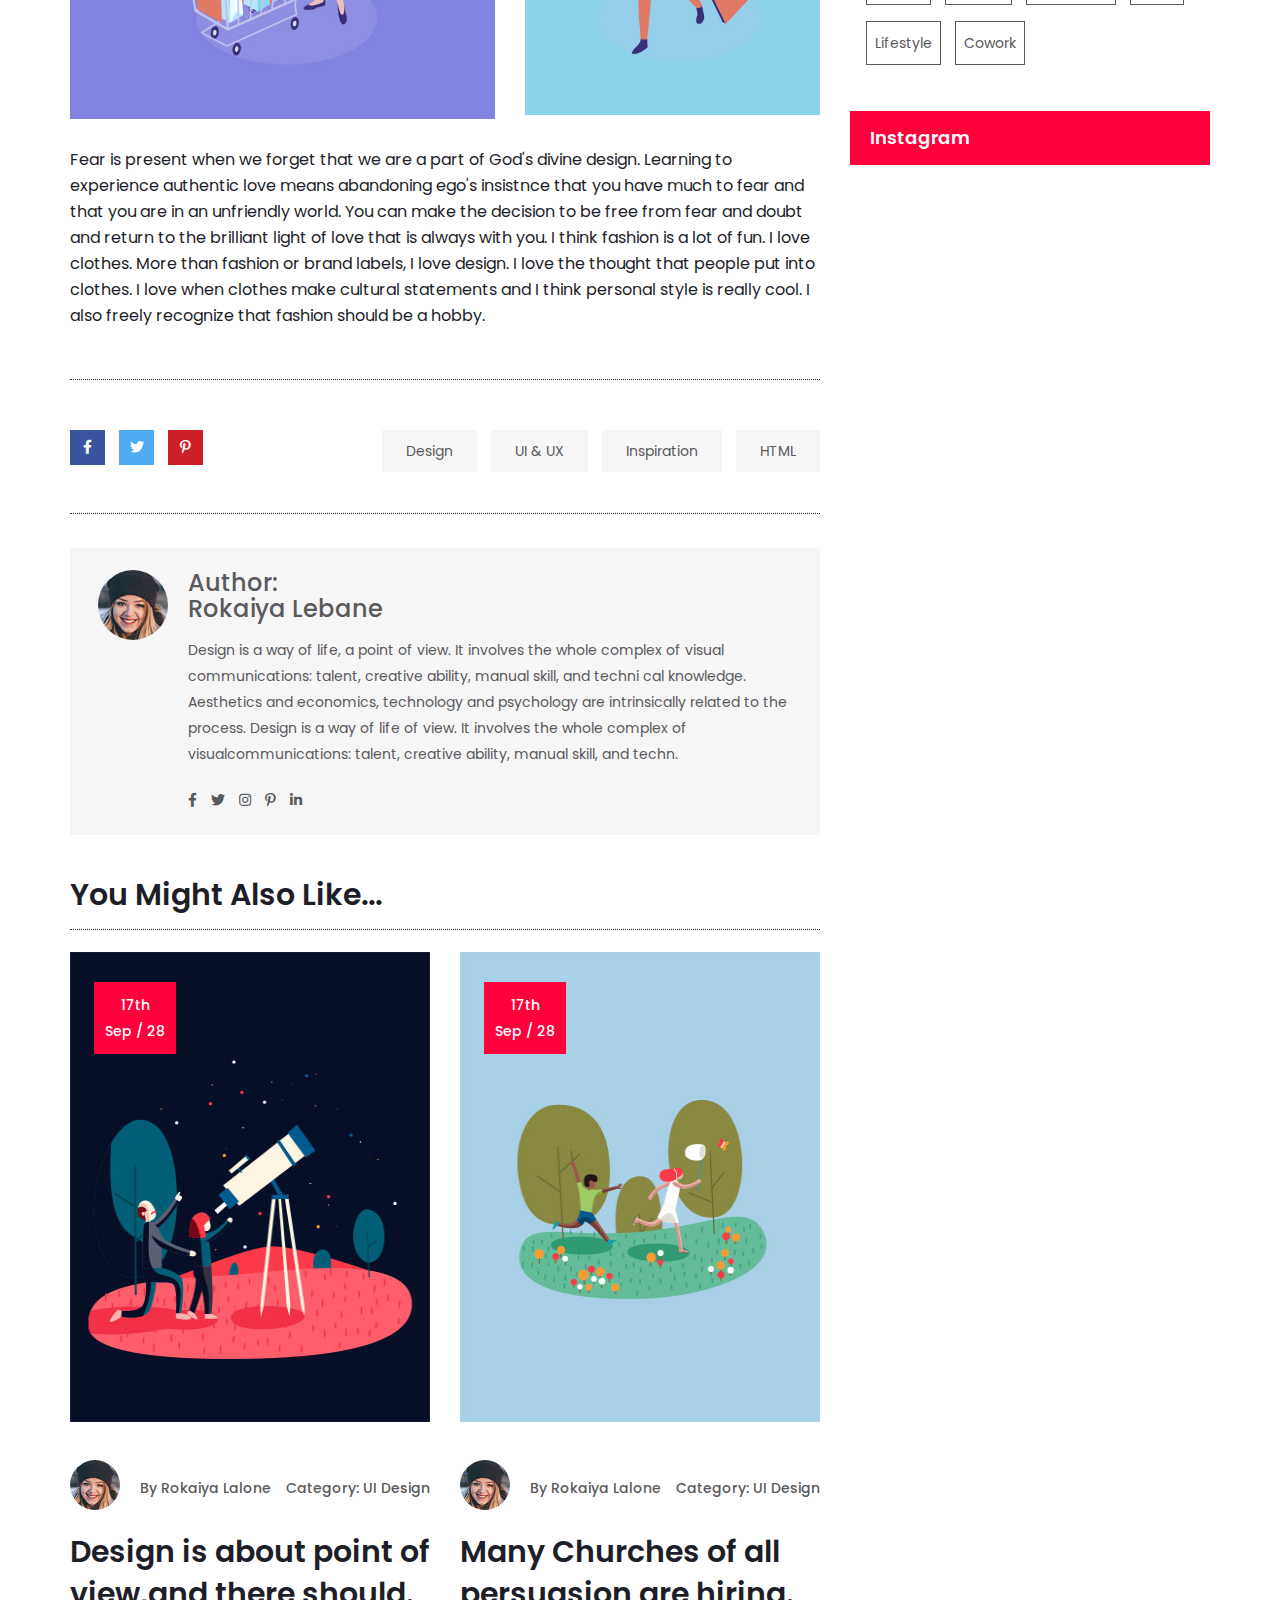
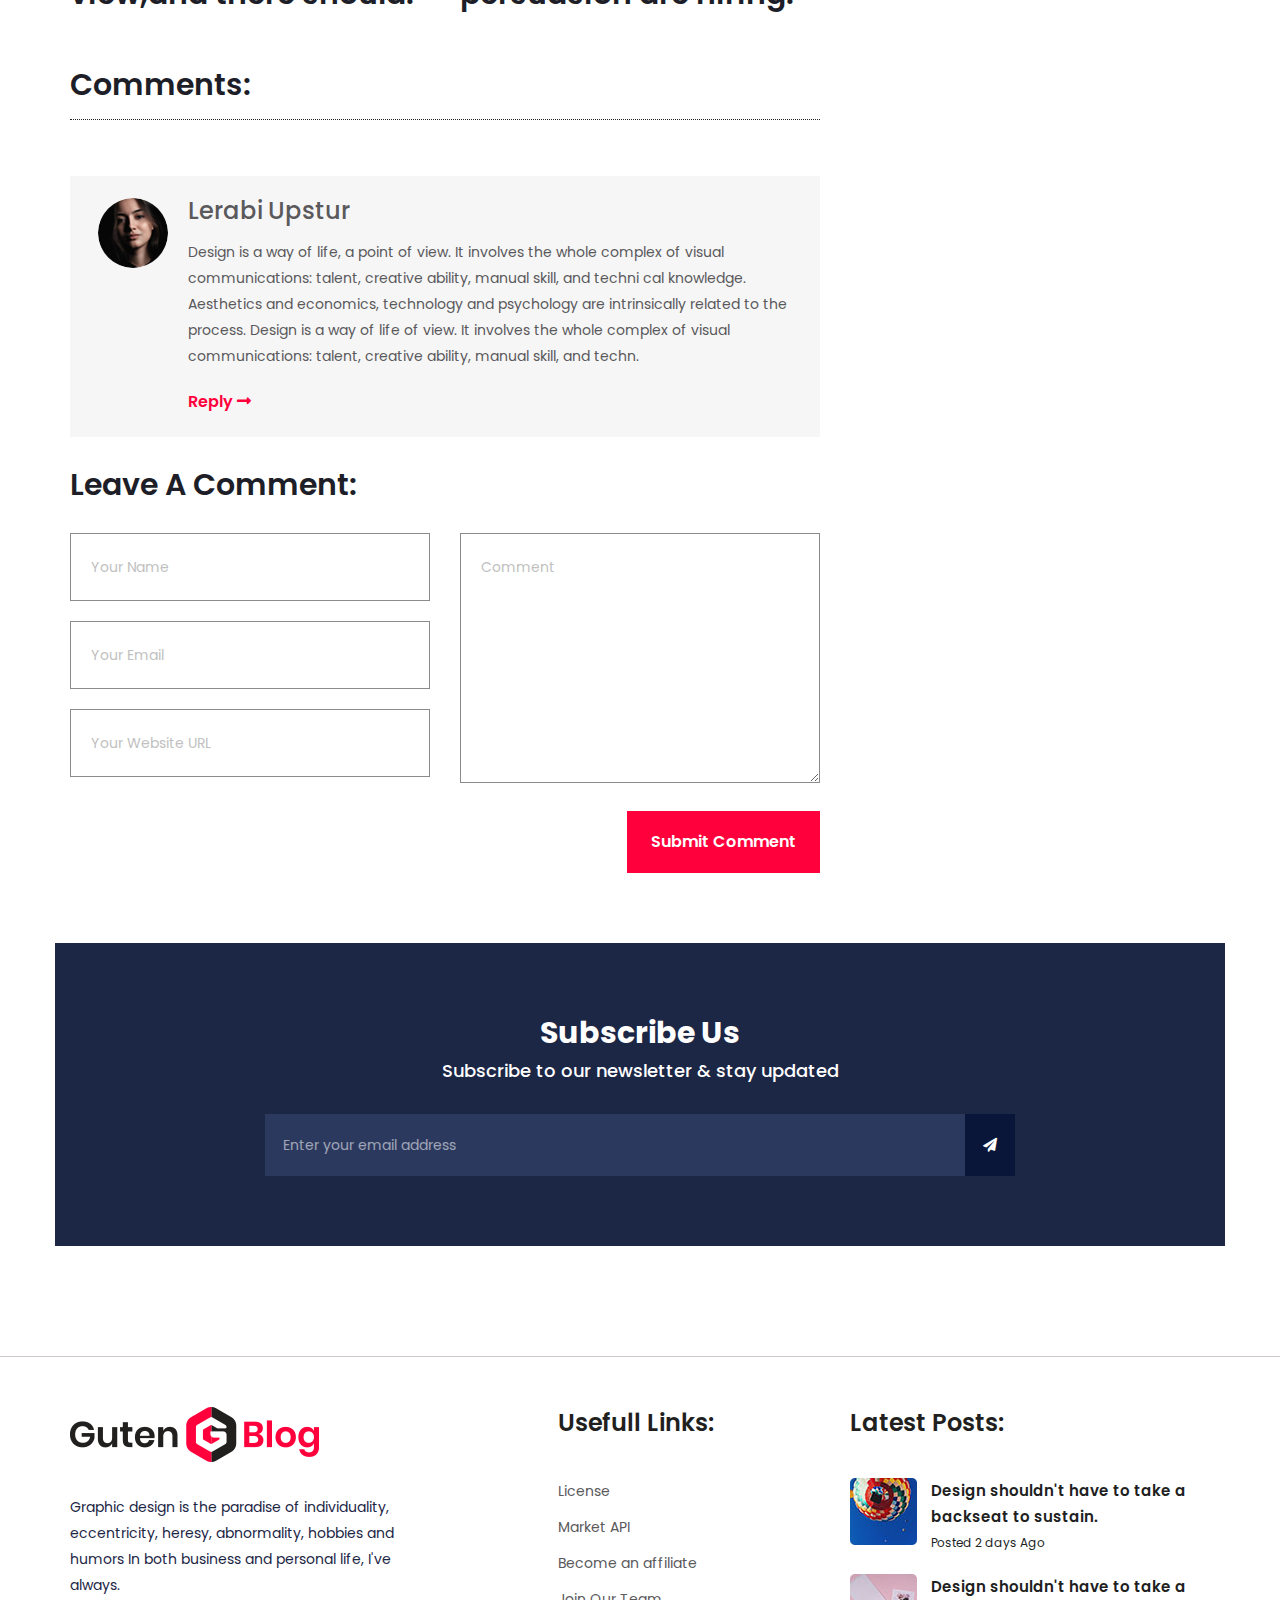
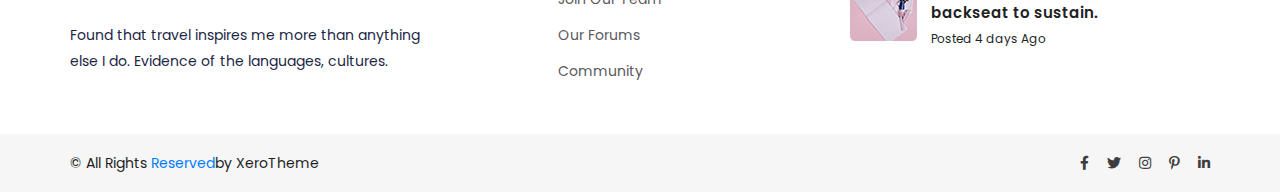
<file: single-right.html>
<!DOCTYPE html>
<!--[if lt IE 7]><html class="no-js lt-ie9 lt-ie8 lt-ie7"><![endif]-->
<!--[if IE 7]><html class="no-js lt-ie9 lt-ie8"><![endif]-->
<!--[if IE 8]><html class="no-js lt-ie9"><![endif]-->
<!--[if gt IE 8]><!-->
<html lang="en" class="no-js">
<!--<![endif]-->

<head>
    <meta charset="utf-8">
    <meta http-equiv="X-UA-Compatible" content="IE=edge">
    <meta name="viewport" content="width=device-width, initial-scale=1, shrink-to-fit=no">
    <meta name="description" content="">
    <meta name="author" content="">
    <title>Single</title><!-- Standard Favicon -->
    <!-- Touch Icons - iOS and Android 2.1+ -->
    <link rel="apple-touch-icon" href="img/fav/android-icon-48x48.png">
    <link rel="apple-touch-icon" sizes="72x72" href="img/fav/android-icon-72x72.png" />
    <link rel="apple-touch-icon" sizes="114x114" href="img/fav/apple-icon-114x114.png" />
    <!--bootstrap v4.0.0-->
    <link rel="stylesheet" type="text/css" href="css/bootstrap.min.css">
    <!--animate-->
    <link rel="stylesheet" type="text/css" href="css/animate.css">
    <!--reset css-->
    <link rel="stylesheet" type="text/css" href="css/normalize.css">
    <!--main style-->
    <link rel="stylesheet" type="text/css" href="css/style.css">
    <!--fontawesome cdn-->
    <link href="https://use.fontawesome.com/releases/v5.0.8/css/all.css" rel="stylesheet">
    <!--google fonts-->
    <link href="https://fonts.googleapis.com/css?family=Poppins:400,500,600,700,900" rel="stylesheet">
    <!--modernizr-->
    <script src="js/vendor/modernizr.js"></script>
    <!--[if lt IE 9]><script src="js/html5/respond.min.js"></script><![endif]-->
</head>

<body data-spy="scroll" data-target=".navbar" data-offset="60">
    <div class="se-pre-con"></div><!-- main nav start -->
    <nav class="navbar navbar-expand-lg center-brand static-nav">
        <div class="container"><a class="navbar-brand" href="#"><img src="img/logo.png" alt="logo"
                    class="logo-default"></a>
            <div class="d-flex flex-row order-2 order-lg-3">
                <ul class="navbar-nav social-item flex-row">
                    <li class="nav-item"><a class="nav-link px-3" href="#"><i class="fab fa-facebook-f"></i></a></li>
                    <li class="nav-item"><a class="nav-link px-3" href="#"><i class="fab fa-twitter"></i></a></li>
                    <li class="nav-item"><a class="nav-link px-3" href="#"><i class="fab fa-instagram"></i></a></li>
                    <li class="nav-item"><a class="nav-link px-3" href="#"><i class="fab fa-pinterest-p"></i></a></li>
                    <li class="nav-item"><a class="nav-link px-3" href="#"><i class="fab fa-linkedin-in"></i></a></li>
                    <li class="nav-item search-box"><a class="nav-link px-4" href="#search"><i
                                class="fas fa-search"></i></a></li>
                </ul>
            </div><button class="navbar-toggler navbar-toggler-right collapsed" type="button" data-toggle="collapse"
                data-target="#xenav"><i class="fas fa-bars fa-2x"></i></button>
            <div class="collapse navbar-collapse order-3 order-lg-2" id="xenav">
                <ul class="navbar-nav ml-auto pr-5">
                    <li class="nav-item drop_menu"><a class="nav-link" href="index.html">Home <i
                                class="fas fa-caret-down"></i></a>
                        <ul>
                            <li><a href="index.html">Home 1</a></li>
                            <li><a href="index-2.html">Home 2</a></li>
                            <li><a href="index-3.html">Home 3</a></li>
                            <li><a href="index-4.html">Home 4</a></li>
                            <li><a href="index-5.html">Home 5</a></li>
                            <li><a href="index-6.html">Home 6</a></li>
                            <li><a href="index-7.html">Home 7</a></li>
                            <li><a href="index-8.html">Home 8</a></li>
                        </ul>
                    </li>
                    <li class="nav-item"><a class="nav-link" href="about.html">About Us</a></li>
                    <li class="nav-item"><a class="nav-link" href="contact.html">Contact</a></li>
                    <li class="nav-item drop_menu"><a class="nav-link" href="single.html">Blog Single <i
                                class="fas fa-caret-down"></i></a>
                        <ul>
                            <li><a href="single.html">Single Full</a></li>
                            <li><a href="single-left.html">Single Left</a></li>
                            <li><a href="single-right.html">Single Right</a></li>
                        </ul>
                    </li>
                </ul>
            </div>
        </div>
        <!--/.CONTAINER-->
    </nav><!-- /.navbar -->
    <!--popup search box-->
    <div id="search"><button type="button" class="close">×</button>
        <form><input type="search" value="" placeholder="type keyword(s) here" /><button type="submit"
                class="btn btn-primary">Search</button></form>
    </div>
    <!--popup search box-->
    <!--single post inside-->
    <section class="single-post-page">
        <div class="container">
            <div class="row">
                <div class="col-md-8">
                    <div class="row">
                        <div class="col-md-12">
                            <article class="full-width-post blog-post-single">
                                <div class="post-image"><img src="img/post-top.jpg" alt="" />
                                    <div class="date">
                                        <p>17th</p>
                                        <hr>
                                        <p>Sep / 28</p>
                                    </div>
                                </div>
                                <ul class="post-under">
                                    <li><img src="img/author.jpg" alt="" />By <a href="#">Rokaiya Lalone</a></li>
                                    <li> Category: <a href="#">UI Design</a></li>
                                </ul>
                                <div class="post-content">
                                    <h3>Design is a way of life, a point of view. It involves the whole complex visual
                                        communications: talent, creative ability manual skill.</h3>
                                    <p>Fear is present when we forget that we are a part of God's divine design.
                                        Learning to experience authentic love means abandoning ego's insist nce that you
                                        have much to fear and that you are in an unfriendly world. You can make the
                                        decision to be free from fear and doubt and return to the brilliant light of
                                        love that is always with you. I think fashion is a lot of fun. I love clothes.
                                        More than fashion or brand labels, I love design. I love the thought that people
                                        put into clothes. I love when clothes make cultural statements and I think
                                        personal style is really cool. I also freely recognize that fashion should be a
                                        hobby.</p>
                                    <ul>
                                        <li><i class="fas fa-check"></i>Present when we forget that we are a part of
                                            God's divine design. Learning to</li>
                                        <li><i class="fas fa-check"></i>Nce that you have much to fear and that you are
                                            in an unfriendly world</li>
                                        <li><i class="fas fa-check"></i>To the brilliant light of love that is always
                                            with you. I think fashion is a lot of fun</li>
                                        <li><i class="fas fa-check"></i>Love the thought that people put into clothes. I
                                            love when clothes make</li>
                                    </ul>
                                    <p>Fear is present when we forget that we are a part of God's divine design.
                                        Learning to experience authentic love means abandoning ego's insist nce that you
                                        have much to fear and that you are in an unfriendly world. You can make the
                                        decision to be free from fear and doubt and return to the brilliant light of
                                        love that is always with you. I think fashion is a lot of fun. I love clothes.
                                        More than fashion or brand labels, I love design. I love the thought that people
                                        put into clothes. I love when clothes make cultural statements and I think
                                        personal style is really cool. I also freely recognize that fashion should be a
                                        hobby.</p>
                                    <div class="post-img">
                                        <div class="row">
                                            <div class="col-md-7"><img src="img/single/post1.jpg" alt="" /></div>
                                            <div class="col-md-5"><img src="img/single/post2.jpg" alt="" /></div>
                                        </div>
                                    </div>
                                    <p>Fear is present when we forget that we are a part of God's divine design.
                                        Learning to experience authentic love means abandoning ego's insistnce that you
                                        have much to fear and that you are in an unfriendly world. You can make the
                                        decision to be free from fear and doubt and return to the brilliant light of
                                        love that is always with you. I think fashion is a lot of fun. I love clothes.
                                        More than fashion or brand labels, I love design. I love the thought that people
                                        put into clothes. I love when clothes make cultural statements and I think
                                        personal style is really cool. I also freely recognize that fashion should be a
                                        hobby.</p>
                                </div>
                            </article>
                            <!--/.full-width-post-->
                        </div>
                        <div class="w-100"></div>
                        <div class="col-md-12">
                            <div class="tags-share">
                                <div class="row">
                                    <div class="col-md-4">
                                        <ul class="text-left">
                                            <li><a href="#" class="fb"><i class="fab fa-facebook-f"></i></a></li>
                                            <li><a href="#" class="tw"><i class="fab fa-twitter"></i></a></li>
                                            <li><a href="#" class="pn"><i class="fab fa-pinterest-p"></i></a></li>
                                        </ul>
                                    </div>
                                    <div class="col-md-8">
                                        <ul class="text-right">
                                            <li><a href="#">Design</a></li>
                                            <li><a href="#">UI & UX</a></li>
                                            <li><a href="#">Inspiration</a></li>
                                            <li><a href="#">HTML</a></li>
                                        </ul>
                                    </div>
                                </div>
                            </div>
                            <!--/.tags-share-->
                        </div>
                        <div class="col-md-12">
                            <div class="single-author">
                                <div class="media"><img src="img/author.jpg" alt="" />
                                    <div class="media-body">
                                        <h3>Author:</h3>
                                        <h3>Rokaiya Lebane</h3>
                                        <p>Design is a way of life, a point of view. It involves the whole complex of
                                            visual communications: talent, creative ability, manual skill, and techni
                                            cal knowledge. Aesthetics and economics, technology and psychology are
                                            intrinsically related to the process. Design is a way of life of view. It
                                            involves the whole complex of visualcommunications: talent, creative
                                            ability, manual skill, and techn.</p>
                                        <ul>
                                            <li><a href="#"><i class="fab fa-facebook-f"></i></a></li>
                                            <li><a href="#"><i class="fab fa-twitter"></i></a></li>
                                            <li><a href="#"><i class="fab fa-instagram"></i></a></li>
                                            <li><a href="#"><i class="fab fa-pinterest-p"></i></a></li>
                                            <li><a href="#"><i class="fab fa-linkedin-in"></i></a></li>
                                        </ul>
                                    </div>
                                </div>
                            </div>
                            <!--/.single-auuthor-->
                        </div>
                        <!--suggested post-->
                        <div class="single-suggested-post">
                            <div class="container">
                                <div class="row">
                                    <div class="col-md-12">
                                        <div class="sug-title">
                                            <h3>You Might Also Like...</h3>
                                        </div>
                                    </div>
                                    <div class="col-md-6">
                                        <article class="blog-post-single">
                                            <div class="post-image"><a href="#"><img src="img/single/sug2.jpg"
                                                        height="470" alt="" /></a>
                                                <div class="date">
                                                    <p>17th</p>
                                                    <p>Sep / 28</p>
                                                </div>
                                            </div>
                                            <ul class="post-under">
                                                <li><img src="img/author.jpg" alt="" />By <a href="#">Rokaiya Lalone</a>
                                                </li>
                                                <li> Category: <a href="#">UI Design</a></li>
                                            </ul>
                                            <div class="post-content">
                                                <h3><a href="#">Design is about point of view,and there should.</a></h3>
                                            </div>
                                        </article>
                                        <!--/.blog-post-single-->
                                    </div>
                                    <div class="col-md-6">
                                        <article class="blog-post-single">
                                            <div class="post-image"><a href="#"><img src="img/single/sug3.jpg"
                                                        height="470" alt="" /></a>
                                                <div class="date">
                                                    <p>17th</p>
                                                    <p>Sep / 28</p>
                                                </div>
                                            </div>
                                            <ul class="post-under">
                                                <li><img src="img/author.jpg" alt="" />By <a href="#">Rokaiya Lalone</a>
                                                </li>
                                                <li> Category: <a href="#">UI Design</a></li>
                                            </ul>
                                            <div class="post-content">
                                                <h3><a href="#">Many Churches of all persuasion are hiring.</a></h3>
                                            </div>
                                        </article>
                                        <!--/.blog-post-single-->
                                    </div>
                                </div>
                            </div>
                            <!--/.container-->
                        </div>
                        <!--suggested post-->
                        <!--single-comment-->
                        <div class="single-comment-page">
                            <div class="container">
                                <div class="row">
                                    <div class="col-md-12">
                                        <div class="com-title">
                                            <h3>Comments:</h3>
                                        </div>
                                    </div>
                                    <div class="w-100"></div>
                                    <div class="col-md-12">
                                        <div class="comment-view">
                                            <div class="media"><img src="img/single/comment.png" alt="" />
                                                <div class="media-body">
                                                    <h4>Lerabi Upstur</h4>
                                                    <p>Design is a way of life, a point of view. It involves the whole
                                                        complex of visual communications: talent, creative ability,
                                                        manual skill, and techni cal knowledge. Aesthetics and
                                                        economics, technology and psychology are intrinsically related
                                                        to the process. Design is a way of life of view. It involves the
                                                        whole complex of visual communications: talent, creative
                                                        ability, manual skill, and techn.</p><a href="#">Reply <i
                                                            class="fas fa-long-arrow-alt-right"></i></a>
                                                </div>
                                            </div>
                                        </div>
                                        <!--/.comment-view-->
                                        <div class="comment-box">
                                            <h3>Leave A Comment:</h3>
                                            <form>
                                                <div class="row">
                                                    <div class="col-md-6"><input type="text"
                                                            placeholder="Your Name" /><input type="email"
                                                            placeholder="Your Email" /><input type="text"
                                                            placeholder="Your Website URL" /></div>
                                                    <div class="col-md-6"><textarea rows="8"
                                                            placeholder="Comment"></textarea></div>
                                                    <div class="col-md-12 text-right"><button type="submit">Submit
                                                            Comment</button></div>
                                                </div>
                                            </form>
                                        </div>
                                    </div>
                                </div>
                            </div>
                            <!--/.container-->
                        </div>
                        <!--single-comment-->
                    </div>
                </div>
                <div class="col-md-4">
                    <!--sidebar widget-->
                    <!--author widget-->
                    <div class="author-widget-sidebar">
                        <h3>About Me</h3>
                        <div class="author-profile"><img src="img/home4/author.jpg" alt="" />
                            <h2>smarty deshai</h2>
                            <p>We're so surrounded by so much this marke ting and just being told regular basis.</p>
                        </div>
                        <ul>
                            <li><a href="#"><i class="fab fa-facebook-f"></i></a></li>
                            <li><a href="#"><i class="fab fa-twitter"></i></a></li>
                            <li><a href="#"><i class="fab fa-instagram"></i></a></li>
                            <li><a href="#"><i class="fab fa-pinterest-p"></i></a></li>
                            <li><a href="#"><i class="fab fa-linkedin-in"></i></a></li>
                        </ul>
                    </div>
                    <!--/.author widget-->
                    <!--recent post-->
                    <div class="recent-post-sidebar">
                        <h3>Recent Posts</h3>
                        <ul class="list-unstyled">
                            <li class="media"><img src="img/home4/rpost1.jpg" alt="">
                                <div class="media-body"><a href="#">Design is funny word,Sam people think design.</a>
                                    <p>Aug 15,2018</p>
                                </div>
                            </li>
                            <li class="media"><img src="img/home4/rpost2.jpg" alt="">
                                <div class="media-body"><a href="#">Design is funny word,Sam people think design.</a>
                                    <p>Aug 15,2018</p>
                                </div>
                            </li>
                            <li class="media"><img src="img/home4/rpost3.jpg" alt="">
                                <div class="media-body"><a href="#">Design is funny word,Sam people think design.</a>
                                    <p>Aug 15,2018</p>
                                </div>
                            </li>
                            <li class="media"><img src="img/home4/rpost4.jpg" alt="">
                                <div class="media-body"><a href="#">Design is funny word,Sam people think design.</a>
                                    <p>Aug 15,2018</p>
                                </div>
                            </li>
                        </ul>
                    </div>
                    <!--/.recent post-->
                    <!--categories-->
                    <div class="categories-sidebar">
                        <h3>Categories</h3>
                        <ul>
                            <li><a href="#">Design & Development</a></li>
                            <li><a href="#">Mobile Styling</a></li>
                            <li><a href="#">Life Style</a></li>
                            <li><a href="#">Personal Life Style</a></li>
                            <li><a href="#">Video blogs</a></li>
                            <li><a href="#">Designer Life</a></li>
                            <li><a href="#">Freelancer Life</a></li>
                        </ul>
                    </div>
                    <!--/.categories-->
                    <!--tags-->
                    <div class="tags-sidebar">
                        <h3>Tags</h3>
                        <ul>
                            <li><a href="#">Design</a></li>
                            <li><a href="#">UI & UX</a></li>
                            <li><a href="#">Inspiration</a></li>
                            <li><a href="#">HTML</a></li>
                            <li><a href="#">Lifestyle</a></li>
                            <li><a href="#">Cowork</a></li>
                        </ul>
                    </div>
                    <!--/.tags-->
                    <!--instagram-->
                    <div class="insta-widget">
                        <h3>Instagram</h3>
                        <div id="instafeed"></div>
                    </div>
                    <!--instagram-->
                    <!--sidebar widget-->
                </div>
            </div>
        </div>
        <!--/.container-->
    </section>
    <!--single post inside-->
    <!--newsletter-->
    <section class="blog-newsletter">
        <div class="container">
            <div class="row">
                <div class="col-md-8 offset-md-2">
                    <div class="inside-sub">
                        <h3>Subscribe Us</h3>
                        <p>Subscribe to our newsletter & stay updated</p>
                        <form><input type="email" placeholder="Enter your email address" /><button type="submit"><i
                                    class="fas fa-paper-plane"></i></button></form>
                    </div>
                    <!--/.inside-sub-->
                </div>
            </div>
        </div>
        <!--/.container-->
    </section>
    <!--/.newsletter-->
    <!--footer widget-->
    <footer class="footer-widget">
        <div class="container">
            <div class="row">
                <div class="col-md-4">
                    <div class="fwidget-one"><img src="img/logo.png" alt="" />
                        <p>Graphic design is the paradise of individuality, eccentricity, heresy, abnormality, hobbies
                            and humors In both business and personal life, I've always.</p>
                        <p>Found that travel inspires me more than anything else I do. Evidence of the languages,
                            cultures.</p>
                    </div>
                    <!--/.widget-one-->
                </div>
                <div class="col-md-2 offset-md-1">
                    <div class="fwidget-link">
                        <h3>Usefull Links:</h3>
                        <ul>
                            <li><a href="#">License</a></li>
                            <li><a href="#">Market API</a></li>
                            <li><a href="#">Become an affiliate</a></li>
                            <li><a href="#">Join Our Team</a></li>
                            <li><a href="#">Our Forums</a></li>
                            <li><a href="#">Community</a></li>
                        </ul>
                    </div>
                    <!--/.fwidget-link-->
                </div>
                <div class="col-md-4 offset-md-1">
                    <div class="fwidget-latest">
                        <h3>Latest Posts:</h3>
                        <ul class="list-unstyled">
                            <li class="media"><img src="img/thumb1.jpg" alt="">
                                <div class="media-body"><a href="#">Design shouldn't have to take a backseat to
                                        sustain.</a>
                                    <p>Posted 2 days Ago</p>
                                </div>
                            </li>
                            <li class="media"><img src="img/thumb2.jpg" alt="">
                                <div class="media-body"><a href="#">Design shouldn't have to take a backseat to
                                        sustain.</a>
                                    <p>Posted 4 days Ago</p>
                                </div>
                            </li>
                        </ul>
                    </div>
                    <!--/.fwidget-latest-->
                </div>
            </div>
        </div>
        <!--/.container-->
    </footer>
    <!--/.footer widget-->
    <!--footer copyright-->
    <footer class="copy-right">
        <div class="container">
            <div class="row">
                <div class="col-md-6">
                    <div class="copyright-text">
                        <p>&copy; All Rights <a href="http://www.bootstrapmb.com/" title="bootstrapmb">Reserved</a>by
                            XeroTheme</p>
                    </div>
                </div>
                <div class="col-md-6">
                    <div class="footer-social">
                        <ul>
                            <li><a href="#"><i class="fab fa-facebook-f"></i></a></li>
                            <li><a href="#"><i class="fab fa-twitter"></i></a></li>
                            <li><a href="#"><i class="fab fa-instagram"></i></a></li>
                            <li><a href="#"><i class="fab fa-pinterest-p"></i></a></li>
                            <li><a href="#"><i class="fab fa-linkedin-in"></i></a></li>
                        </ul>
                    </div>
                </div>
            </div>
        </div>
        <!--/.container-->
    </footer>
    <!--/.footer copyright-->
    <!--jquery-->
    <script src="js/jquery-1.12.4.min.js"></script>
    <!--bootstrap v4 js-->
    <script src="js/vendor/bootstrap.min.js"></script>
    <!--popper js-->
    <script src="js/vendor/popper.min.js"></script>
    <!--wow js-->
    <script src="js/vendor/wow-min.js"></script>
    <!--easing js-->
    <script src="js/vendor/easing.js"></script>
    <!--instafeed-->
    <!--<script src="js/instafeed.min.js"></script>-->
    <!--main script-->
    <script src="js/main.js"></script>
</body>

</html>
</file>
